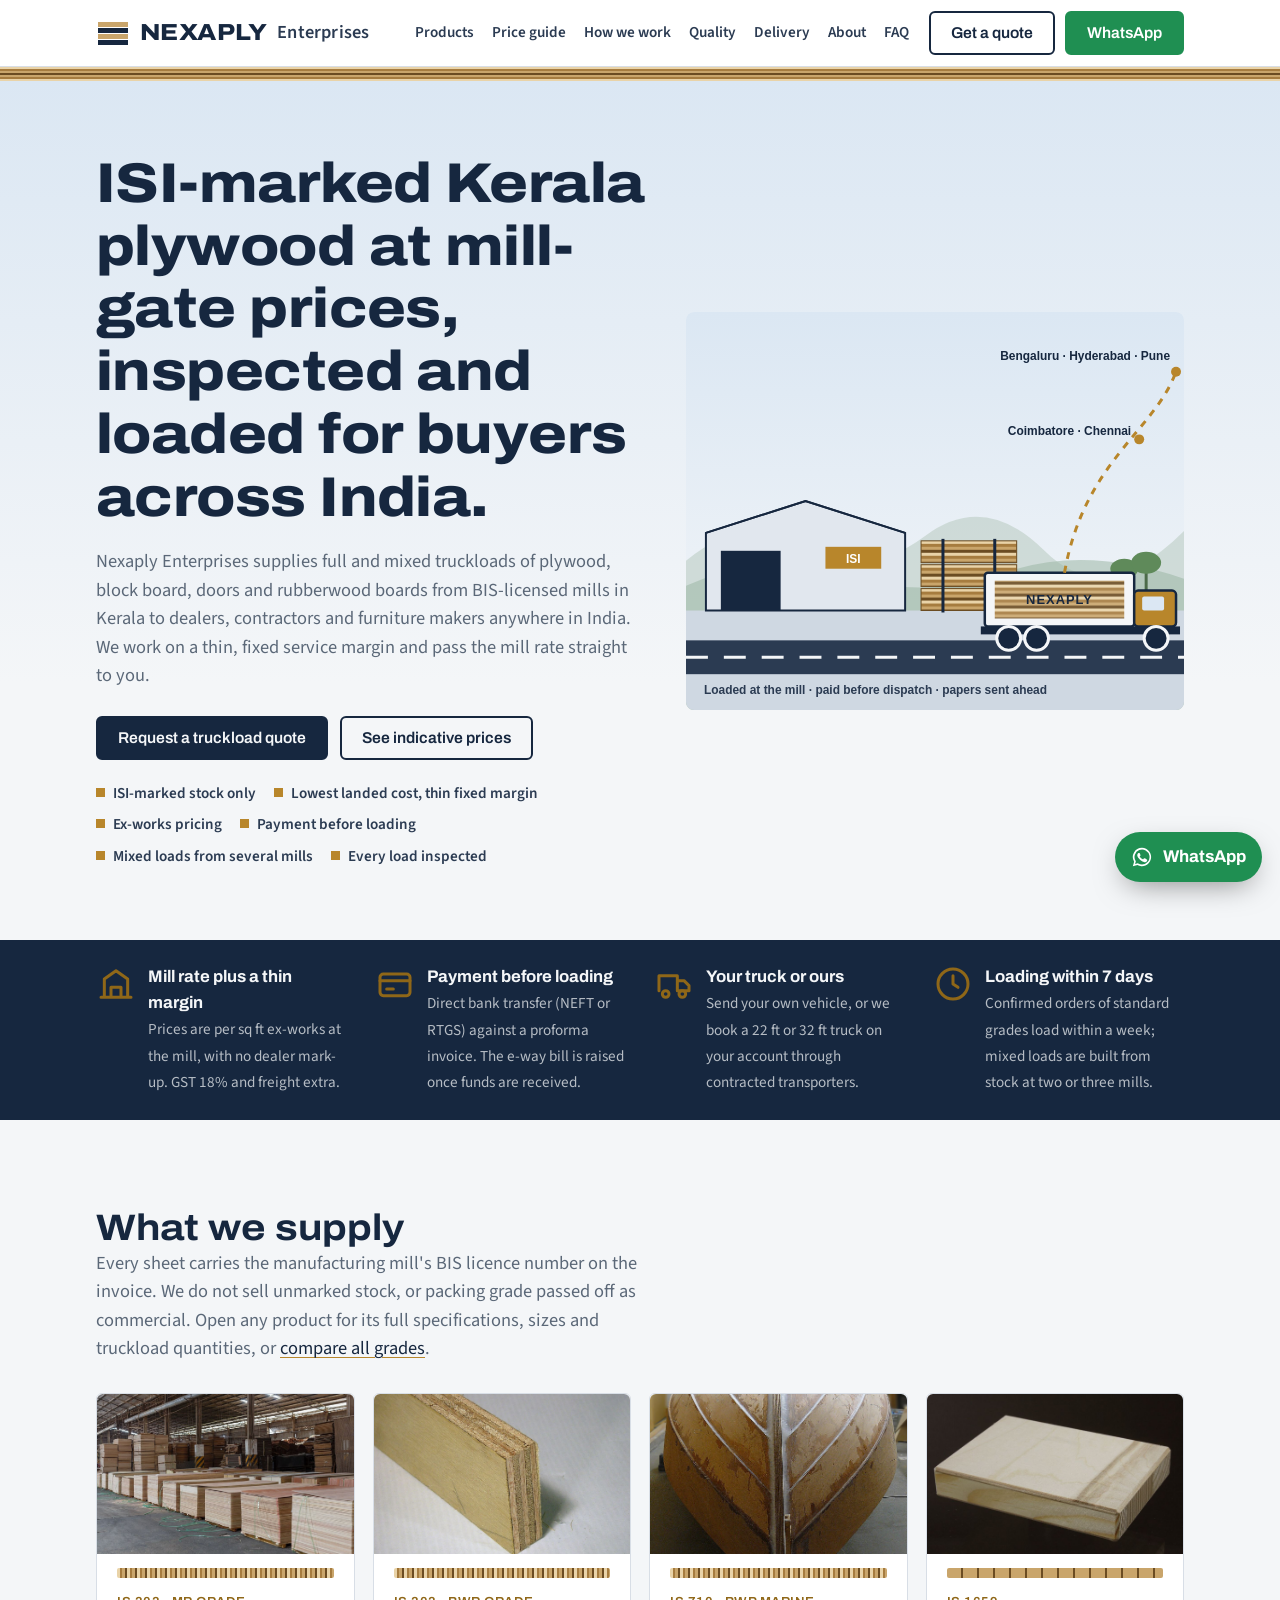
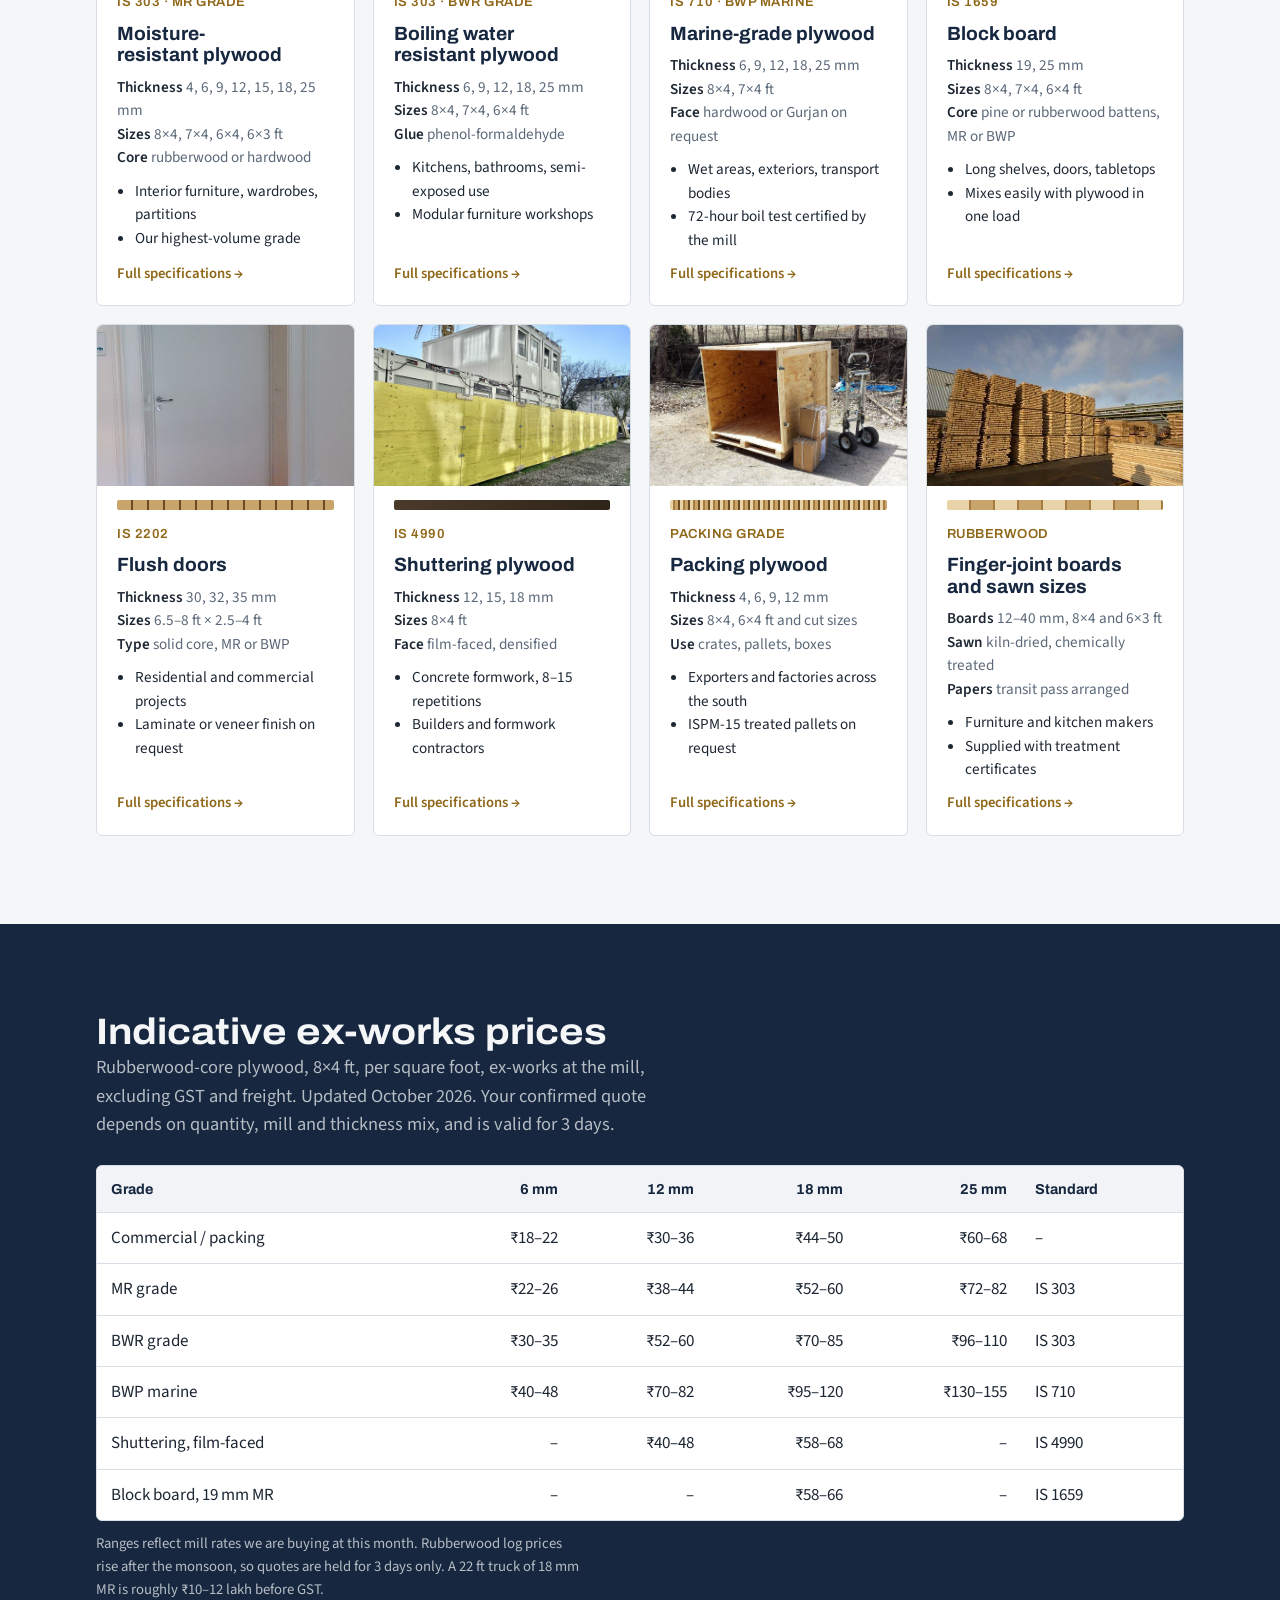
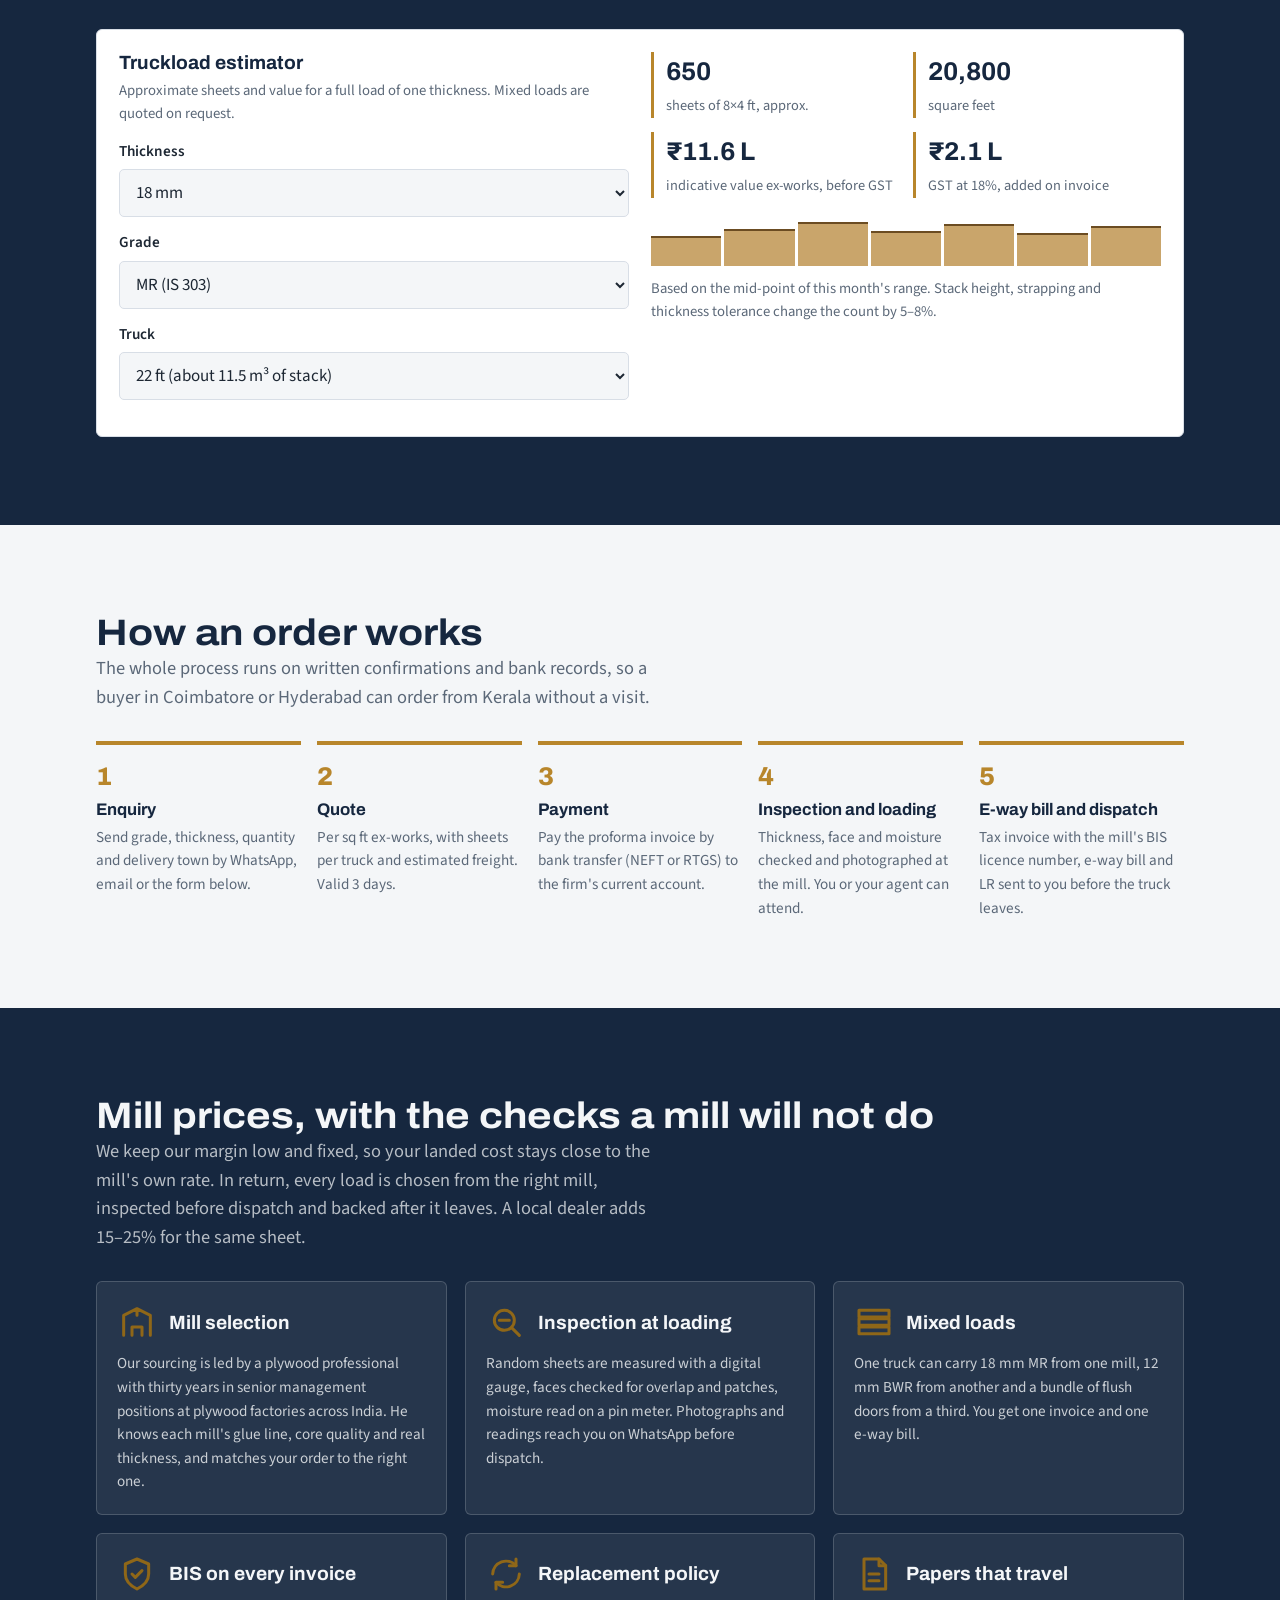
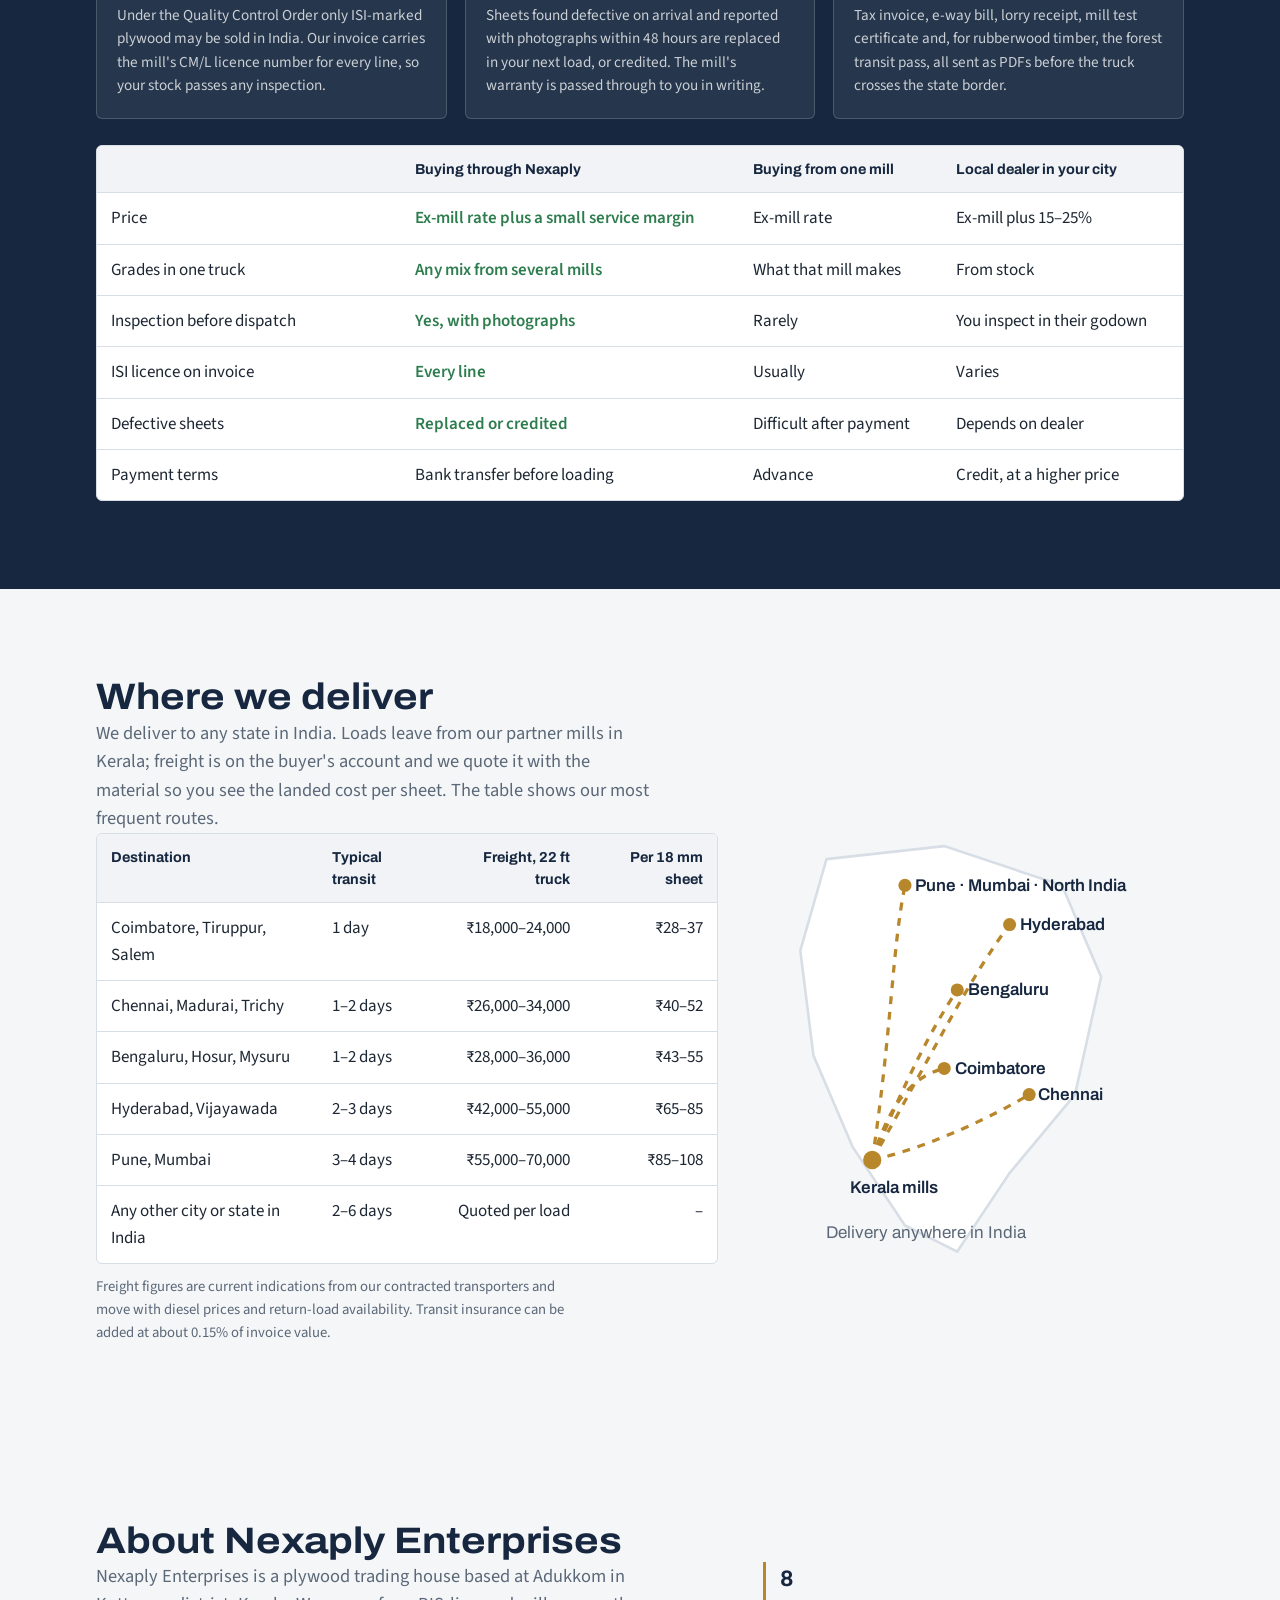
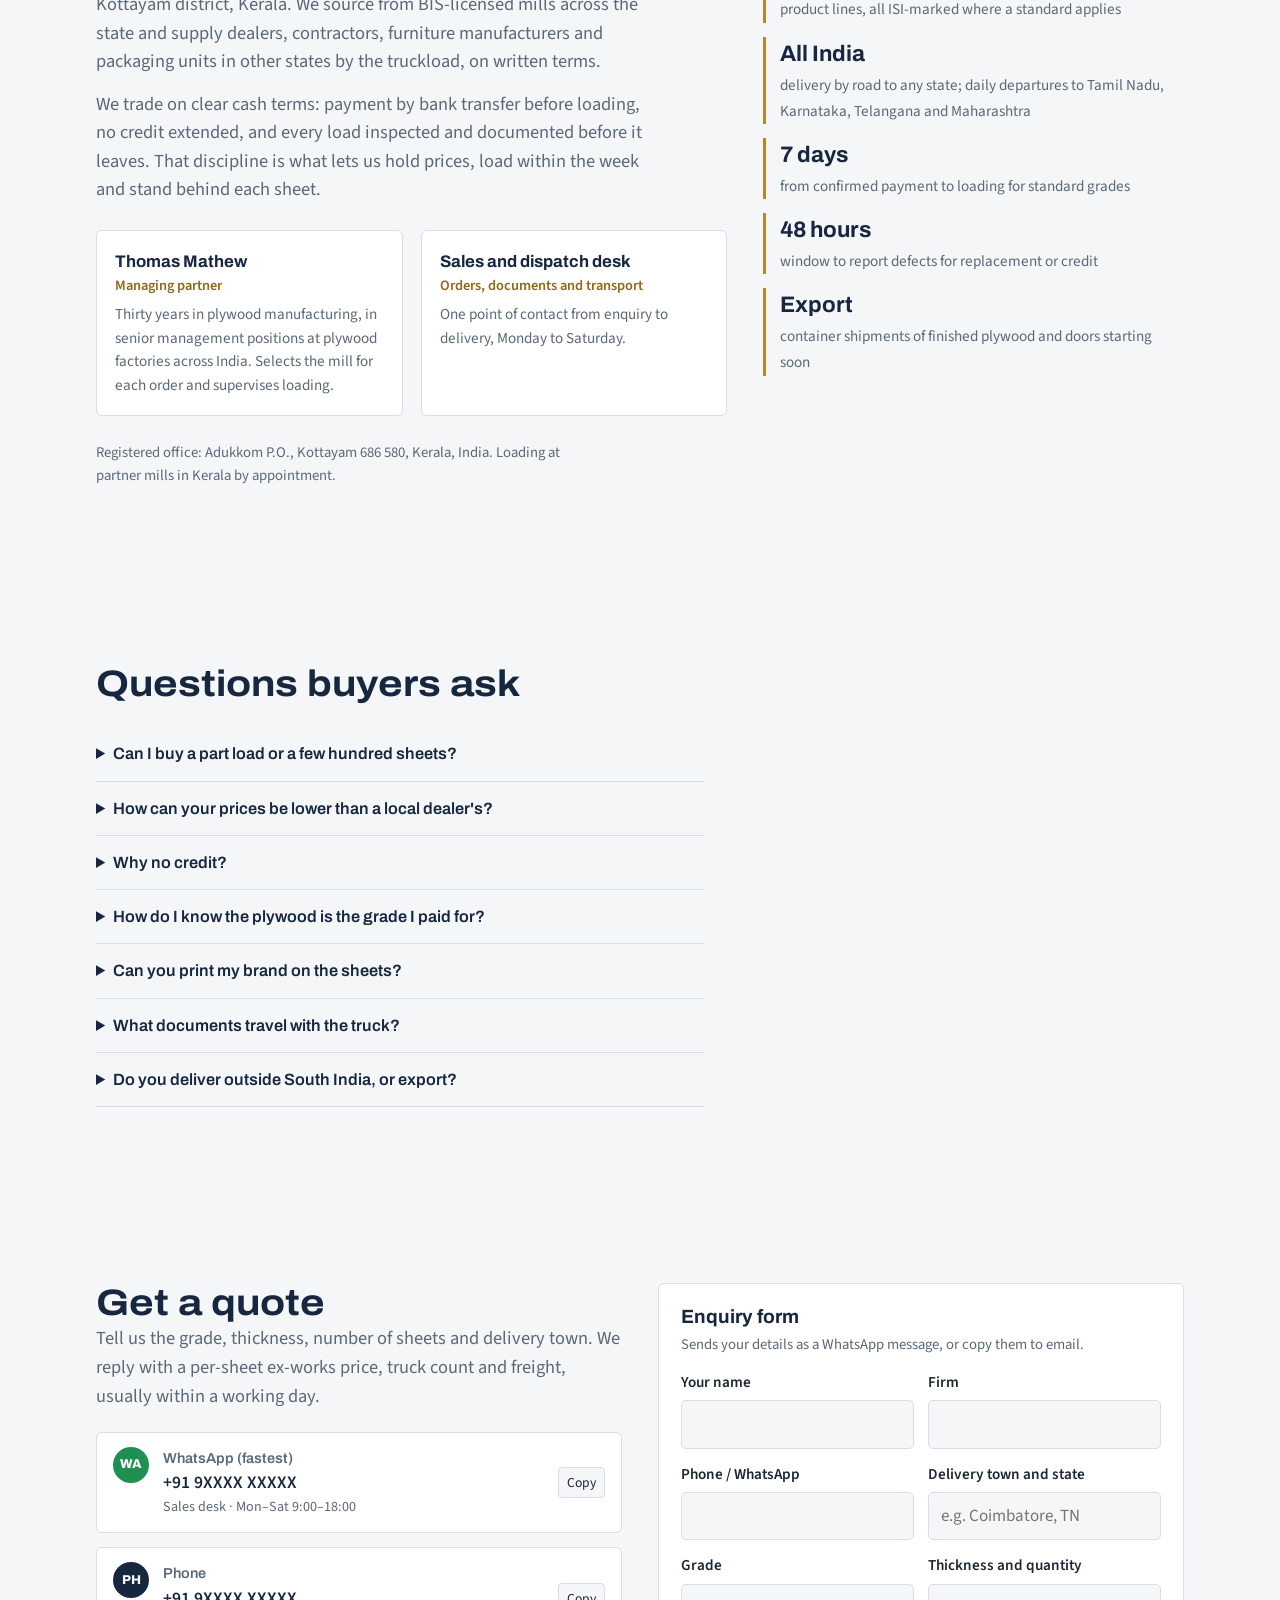
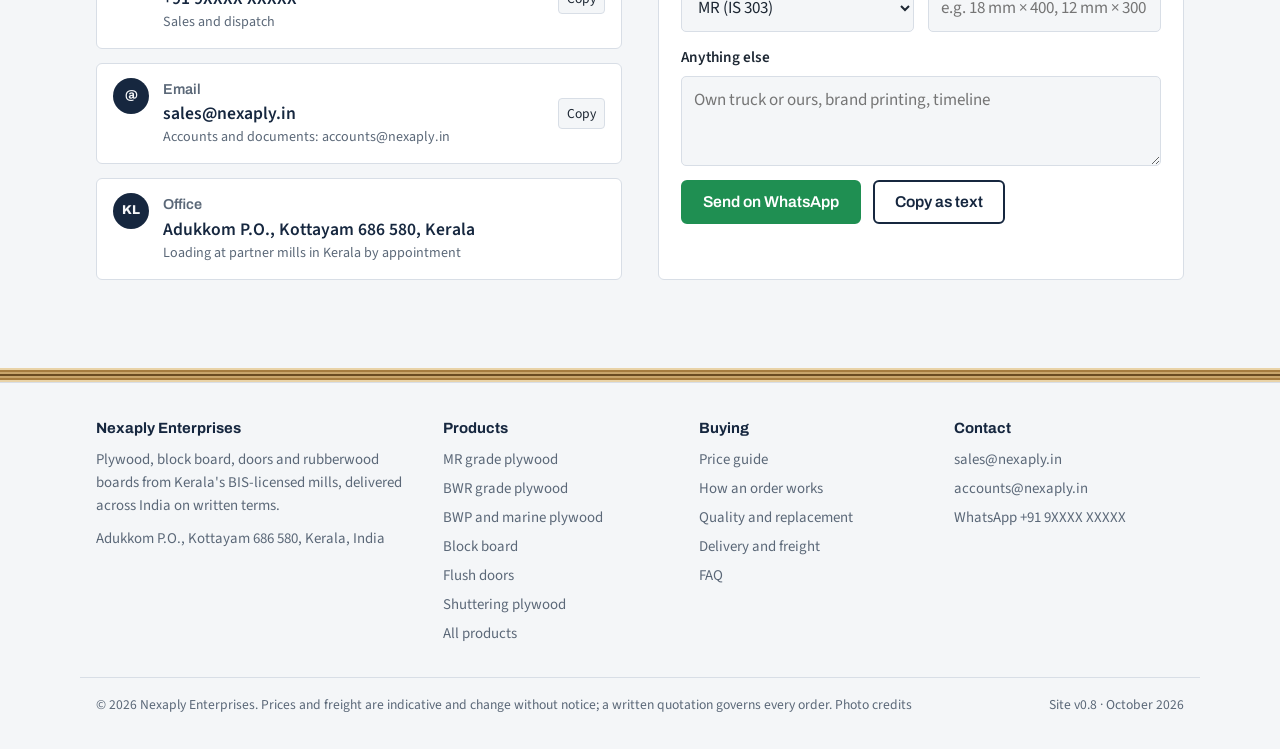
<file: index.html>
<!DOCTYPE html>
<html lang="en">
<head>
<meta charset="utf-8">
<meta name="viewport" content="width=device-width, initial-scale=1, viewport-fit=cover">
<title>Nexaply Enterprises | ISI-marked Kerala plywood by the truckload</title>
<meta name="description" content="Nexaply Enterprises supplies ISI-marked plywood, block board, doors and rubberwood boards from BIS-licensed Kerala mills to dealers and contractors across India at mill-gate prices.">
<link rel="icon" href="assets/favicon.svg" type="image/svg+xml">
<link rel="preconnect" href="https://fonts.googleapis.com">
<link rel="preconnect" href="https://fonts.gstatic.com" crossorigin>
<link rel="stylesheet" href="https://fonts.googleapis.com/css2?family=Archivo:wdth,wght@100,400;100,600;100,700;112,700;112,800&family=Source+Sans+3:ital,wght@0,400;0,600;1,400&display=swap">
<link rel="stylesheet" href="css/style.css">
</head>
<body>
<header>
  <div class="wrap">
    <a class="brand" href="#top" aria-label="Nexaply Enterprises home">
      <img class="mark" src="assets/logo-mark.svg" alt="" width="34" height="34">
      <b>NEXAPLY</b><span>Enterprises</span></a>
    <nav aria-label="Sections">
      <a href="#products">Products</a>
      <a href="#prices">Price guide</a>
      <a href="#how">How we work</a>
      <a href="#quality">Quality</a>
      <a href="#delivery">Delivery</a>
      <a href="#about">About</a>
      <a href="#faq">FAQ</a>
    </nav>
    <div class="hdr-cta">
      <a class="btn alt" href="#contact">Get a quote</a>
      <a class="btn wa" href="https://wa.me/919XXXXXXXXX?text=Hello%20Nexaply%2C%20I%20need%20a%20quote%20for%20plywood." target="_blank" rel="noopener">WhatsApp</a>
    </div>
  </div>
</header>
<div class="ply" aria-hidden="true"></div>

<section class="hero" id="top">
  <div class="wrap">
    <div>
      <h1>ISI-marked Kerala plywood at mill-gate prices, inspected and loaded for buyers across India.</h1>
      <p class="lede">Nexaply Enterprises supplies full and mixed truckloads of plywood, block board, doors and rubberwood boards from BIS-licensed mills in Kerala to dealers, contractors and furniture makers anywhere in India. We work on a thin, fixed service margin and pass the mill rate straight to you.</p>
      <div class="cta-row">
        <a class="btn" href="#contact">Request a truckload quote</a>
        <a class="btn alt" href="#prices">See indicative prices</a>
      </div>
      <div class="tags">
        <span>ISI-marked stock only</span>
        <span>Lowest landed cost, thin fixed margin</span>
        <span>Ex-works pricing</span>
        <span>Payment before loading</span>
        <span>Mixed loads from several mills</span>
        <span>Every load inspected</span>
      </div>
    </div>
    <div class="scene" role="img" aria-label="Illustration of plywood bundles being loaded onto a truck at a Kerala mill, with a route heading north-east to other states">
      <img src="assets/hero-loading.svg" alt="" width="500" height="400">
    </div>
  </div>
</section>

<div class="terms">
  <div class="wrap">
    <div class="t"><span class="ico"><svg viewBox="0 0 24 24"><path d="M3 20h18M5 20V9l7-5 7 5v11M9 20v-6h6v6"/></svg></span><div><b>Mill rate plus a thin margin</b><span>Prices are per sq ft ex-works at the mill, with no dealer mark-up. GST 18% and freight extra.</span></div></div>
    <div class="t"><span class="ico"><svg viewBox="0 0 24 24"><rect x="3" y="6" width="18" height="13" rx="2"/><path d="M3 10h18M7 15h4"/></svg></span><div><b>Payment before loading</b><span>Direct bank transfer (NEFT or RTGS) against a proforma invoice. The e-way bill is raised once funds are received.</span></div></div>
    <div class="t"><span class="ico"><svg viewBox="0 0 24 24"><path d="M3 16V7h11v9M14 10h4l3 3v3h-7"/><circle cx="7" cy="18" r="2"/><circle cx="17" cy="18" r="2"/></svg></span><div><b>Your truck or ours</b><span>Send your own vehicle, or we book a 22 ft or 32 ft truck on your account through contracted transporters.</span></div></div>
    <div class="t"><span class="ico"><svg viewBox="0 0 24 24"><circle cx="12" cy="12" r="9"/><path d="M12 7v5l3 2"/></svg></span><div><b>Loading within 7 days</b><span>Confirmed orders of standard grades load within a week; mixed loads are built from stock at two or three mills.</span></div></div>
  </div>
</div>

<section id="products">
  <div class="wrap">
    <h2>What we supply</h2>
    <p class="lede">Every sheet carries the manufacturing mill's BIS licence number on the invoice. We do not sell unmarked stock, or packing grade passed off as commercial. Open any product for its full specifications, sizes and truckload quantities, or <a href="products/index.html">compare all grades</a>.</p>
    <div class="grid g4">
      <div class="card"><a class="photo" href="products/mr-plywood.html"><img src="assets/photos/mr1.jpg" alt="" loading="lazy"></a><div class="edge"></div><span class="std">IS 303 · MR GRADE</span><h3>Moisture-resistant plywood</h3>
        <p class="spec"><b>Thickness</b> 4, 6, 9, 12, 15, 18, 25 mm<br><b>Sizes</b> 8×4, 7×4, 6×4, 6×3 ft<br><b>Core</b> rubberwood or hardwood</p>
        <ul><li>Interior furniture, wardrobes, partitions</li><li>Our highest-volume grade</li></ul><a class="more" href="products/mr-plywood.html">Full specifications →</a></div>
      <div class="card"><a class="photo" href="products/bwr-plywood.html"><img src="assets/photos/bwr1.jpg" alt="" loading="lazy"></a><div class="edge"></div><span class="std">IS 303 · BWR GRADE</span><h3>Boiling water resistant plywood</h3>
        <p class="spec"><b>Thickness</b> 6, 9, 12, 18, 25 mm<br><b>Sizes</b> 8×4, 7×4, 6×4 ft<br><b>Glue</b> phenol-formaldehyde</p>
        <ul><li>Kitchens, bathrooms, semi-exposed use</li><li>Modular furniture workshops</li></ul><a class="more" href="products/bwr-plywood.html">Full specifications →</a></div>
      <div class="card"><a class="photo" href="products/marine-plywood.html"><img src="assets/photos/bwp2.jpg" alt="" loading="lazy"></a><div class="edge"></div><span class="std">IS 710 · BWP MARINE</span><h3>Marine-grade plywood</h3>
        <p class="spec"><b>Thickness</b> 6, 9, 12, 18, 25 mm<br><b>Sizes</b> 8×4, 7×4 ft<br><b>Face</b> hardwood or Gurjan on request</p>
        <ul><li>Wet areas, exteriors, transport bodies</li><li>72-hour boil test certified by the mill</li></ul><a class="more" href="products/marine-plywood.html">Full specifications →</a></div>
      <div class="card"><a class="photo" href="products/block-board.html"><img src="assets/photos/bb1.jpg" alt="" loading="lazy"></a><div class="edge d3"></div><span class="std">IS 1659</span><h3>Block board</h3>
        <p class="spec"><b>Thickness</b> 19, 25 mm<br><b>Sizes</b> 8×4, 7×4, 6×4 ft<br><b>Core</b> pine or rubberwood battens, MR or BWP</p>
        <ul><li>Long shelves, doors, tabletops</li><li>Mixes easily with plywood in one load</li></ul><a class="more" href="products/block-board.html">Full specifications →</a></div>
      <div class="card"><a class="photo" href="products/flush-doors.html"><img src="assets/photos/fd1.jpg" alt="" loading="lazy"></a><div class="edge d3"></div><span class="std">IS 2202</span><h3>Flush doors</h3>
        <p class="spec"><b>Thickness</b> 30, 32, 35 mm<br><b>Sizes</b> 6.5–8 ft × 2.5–4 ft<br><b>Type</b> solid core, MR or BWP</p>
        <ul><li>Residential and commercial projects</li><li>Laminate or veneer finish on request</li></ul><a class="more" href="products/flush-doors.html">Full specifications →</a></div>
      <div class="card"><a class="photo" href="products/shuttering-plywood.html"><img src="assets/photos/sh2.jpg" alt="" loading="lazy"></a><div class="edge film"></div><span class="std">IS 4990</span><h3>Shuttering plywood</h3>
        <p class="spec"><b>Thickness</b> 12, 15, 18 mm<br><b>Sizes</b> 8×4 ft<br><b>Face</b> film-faced, densified</p>
        <ul><li>Concrete formwork, 8–15 repetitions</li><li>Builders and formwork contractors</li></ul><a class="more" href="products/shuttering-plywood.html">Full specifications →</a></div>
      <div class="card"><a class="photo" href="products/commercial-packing-plywood.html"><img src="assets/photos/pk1.jpg" alt="" loading="lazy"></a><div class="edge"></div><span class="std">PACKING GRADE</span><h3>Packing plywood</h3>
        <p class="spec"><b>Thickness</b> 4, 6, 9, 12 mm<br><b>Sizes</b> 8×4, 6×4 ft and cut sizes<br><b>Use</b> crates, pallets, boxes</p>
        <ul><li>Exporters and factories across the south</li><li>ISPM-15 treated pallets on request</li></ul><a class="more" href="products/commercial-packing-plywood.html">Full specifications →</a></div>
      <div class="card"><a class="photo" href="products/rubberwood-boards.html"><img src="assets/photos/rw2.jpg" alt="" loading="lazy"></a><div class="edge fj"></div><span class="std">RUBBERWOOD</span><h3>Finger-joint boards and sawn sizes</h3>
        <p class="spec"><b>Boards</b> 12–40 mm, 8×4 and 6×3 ft<br><b>Sawn</b> kiln-dried, chemically treated<br><b>Papers</b> transit pass arranged</p>
        <ul><li>Furniture and kitchen makers</li><li>Supplied with treatment certificates</li></ul><a class="more" href="products/rubberwood-boards.html">Full specifications →</a></div>
    </div>
  </div>
</section>

<section id="prices" class="band">
  <div class="wrap">
    <h2>Indicative ex-works prices</h2>
    <p class="lede">Rubberwood-core plywood, 8×4 ft, per square foot, ex-works at the mill, excluding GST and freight. Updated October 2026. Your confirmed quote depends on quantity, mill and thickness mix, and is valid for 3 days.</p>
    <div class="tbl">
      <table>
        <thead><tr><th>Grade</th><th class="num">6 mm</th><th class="num">12 mm</th><th class="num">18 mm</th><th class="num">25 mm</th><th>Standard</th></tr></thead>
        <tbody>
          <tr><td>Commercial / packing</td><td class="num">₹18–22</td><td class="num">₹30–36</td><td class="num">₹44–50</td><td class="num">₹60–68</td><td>–</td></tr>
          <tr><td>MR grade</td><td class="num">₹22–26</td><td class="num">₹38–44</td><td class="num">₹52–60</td><td class="num">₹72–82</td><td>IS 303</td></tr>
          <tr><td>BWR grade</td><td class="num">₹30–35</td><td class="num">₹52–60</td><td class="num">₹70–85</td><td class="num">₹96–110</td><td>IS 303</td></tr>
          <tr><td>BWP marine</td><td class="num">₹40–48</td><td class="num">₹70–82</td><td class="num">₹95–120</td><td class="num">₹130–155</td><td>IS 710</td></tr>
          <tr><td>Shuttering, film-faced</td><td class="num">–</td><td class="num">₹40–48</td><td class="num">₹58–68</td><td class="num">–</td><td>IS 4990</td></tr>
          <tr><td>Block board, 19 mm MR</td><td class="num">–</td><td class="num">–</td><td class="num">₹58–66</td><td class="num">–</td><td>IS 1659</td></tr>
        </tbody>
      </table>
    </div>
    <p class="note">Ranges reflect mill rates we are buying at this month. Rubberwood log prices rise after the monsoon, so quotes are held for 3 days only. A 22 ft truck of 18 mm MR is roughly ₹10–12 lakh before GST.</p>

    <div class="calc">
      <div>
        <h3>Truckload estimator</h3>
        <p class="note" style="margin-top:6px;margin-bottom:14px">Approximate sheets and value for a full load of one thickness. Mixed loads are quoted on request.</p>
        <div class="field"><label for="c-thk">Thickness</label>
          <select id="c-thk"><option value="6">6 mm</option><option value="9">9 mm</option><option value="12">12 mm</option><option value="18" selected>18 mm</option><option value="25">25 mm</option></select></div>
        <div class="field"><label for="c-grade">Grade</label>
          <select id="c-grade"><option value="comm">Commercial / packing</option><option value="mr" selected>MR (IS 303)</option><option value="bwr">BWR (IS 303)</option><option value="bwp">BWP marine (IS 710)</option></select></div>
        <div class="field"><label for="c-truck">Truck</label>
          <select id="c-truck"><option value="1">22 ft (about 11.5 m³ of stack)</option><option value="2">32 ft multi-axle (about double)</option></select></div>
      </div>
      <div>
        <div class="out">
          <div><b id="o-sheets">650</b><span>sheets of 8×4 ft, approx.</span></div>
          <div><b id="o-sqft">20,800</b><span>square feet</span></div>
          <div><b id="o-value">₹11.6 L</b><span>indicative value ex-works, before GST</span></div>
          <div><b id="o-gst">₹2.1 L</b><span>GST at 18%, added on invoice</span></div>
        </div>
        <div class="stackviz" id="stackviz" aria-hidden="true"></div>
        <p class="note" style="margin-top:12px">Based on the mid-point of this month's range. Stack height, strapping and thickness tolerance change the count by 5–8%.</p>
      </div>
    </div>
  </div>
</section>

<section id="how">
  <div class="wrap">
    <h2>How an order works</h2>
    <p class="lede">The whole process runs on written confirmations and bank records, so a buyer in Coimbatore or Hyderabad can order from Kerala without a visit.</p>
    <div class="steps">
      <div class="step"><h3>Enquiry</h3><p>Send grade, thickness, quantity and delivery town by WhatsApp, email or the form below.</p></div>
      <div class="step"><h3>Quote</h3><p>Per sq ft ex-works, with sheets per truck and estimated freight. Valid 3 days.</p></div>
      <div class="step"><h3>Payment</h3><p>Pay the proforma invoice by bank transfer (NEFT or RTGS) to the firm's current account.</p></div>
      <div class="step"><h3>Inspection and loading</h3><p>Thickness, face and moisture checked and photographed at the mill. You or your agent can attend.</p></div>
      <div class="step"><h3>E-way bill and dispatch</h3><p>Tax invoice with the mill's BIS licence number, e-way bill and LR sent to you before the truck leaves.</p></div>
    </div>
  </div>
</section>

<section id="quality" class="band">
  <div class="wrap">
    <h2>Mill prices, with the checks a mill will not do</h2>
    <p class="lede">We keep our margin low and fixed, so your landed cost stays close to the mill's own rate. In return, every load is chosen from the right mill, inspected before dispatch and backed after it leaves. A local dealer adds 15–25% for the same sheet.</p>
    <div class="grid g3">
      <div class="card"><div class="qhead"><span class="ico"><svg viewBox="0 0 24 24"><path d="M4 20V8l8-4 8 4v12M9 20v-5h6v5M12 4v4"/></svg></span><h3>Mill selection</h3></div><p class="spec">Our sourcing is led by a plywood professional with thirty years in senior management positions at plywood factories across India. He knows each mill's glue line, core quality and real thickness, and matches your order to the right one.</p></div>
      <div class="card"><div class="qhead"><span class="ico"><svg viewBox="0 0 24 24"><circle cx="11" cy="11" r="6"/><path d="M20 20l-4.5-4.5M8 11h6"/></svg></span><h3>Inspection at loading</h3></div><p class="spec">Random sheets are measured with a digital gauge, faces checked for overlap and patches, moisture read on a pin meter. Photographs and readings reach you on WhatsApp before dispatch.</p></div>
      <div class="card"><div class="qhead"><span class="ico"><svg viewBox="0 0 24 24"><rect x="3" y="5" width="18" height="4"/><rect x="3" y="10" width="18" height="4"/><rect x="3" y="15" width="18" height="4"/></svg></span><h3>Mixed loads</h3></div><p class="spec">One truck can carry 18 mm MR from one mill, 12 mm BWR from another and a bundle of flush doors from a third. You get one invoice and one e-way bill.</p></div>
      <div class="card"><div class="qhead"><span class="ico"><svg viewBox="0 0 24 24"><path d="M12 3l7 3v6c0 4-3 7-7 9-4-2-7-5-7-9V6z"/><path d="M9 12l2 2 4-4"/></svg></span><h3>BIS on every invoice</h3></div><p class="spec">Under the Quality Control Order only ISI-marked plywood may be sold in India. Our invoice carries the mill's CM/L licence number for every line, so your stock passes any inspection.</p></div>
      <div class="card"><div class="qhead"><span class="ico"><svg viewBox="0 0 24 24"><path d="M4 12a8 8 0 0 1 14-5M20 12a8 8 0 0 1-14 5"/><path d="M18 3v4h-4M6 21v-4h4"/></svg></span><h3>Replacement policy</h3></div><p class="spec">Sheets found defective on arrival and reported with photographs within 48 hours are replaced in your next load, or credited. The mill's warranty is passed through to you in writing.</p></div>
      <div class="card"><div class="qhead"><span class="ico"><svg viewBox="0 0 24 24"><path d="M6 3h9l4 4v14H6z"/><path d="M15 3v4h4M9 12h6M9 16h6"/></svg></span><h3>Papers that travel</h3></div><p class="spec">Tax invoice, e-way bill, lorry receipt, mill test certificate and, for rubberwood timber, the forest transit pass, all sent as PDFs before the truck crosses the state border.</p></div>
    </div>
    <div class="tbl cmp">
      <table>
        <thead><tr><th></th><th>Buying through Nexaply</th><th>Buying from one mill</th><th>Local dealer in your city</th></tr></thead>
        <tbody>
          <tr><td>Price</td><td class="yes">Ex-mill rate plus a small service margin</td><td>Ex-mill rate</td><td>Ex-mill plus 15–25%</td></tr>
          <tr><td>Grades in one truck</td><td class="yes">Any mix from several mills</td><td>What that mill makes</td><td>From stock</td></tr>
          <tr><td>Inspection before dispatch</td><td class="yes">Yes, with photographs</td><td>Rarely</td><td>You inspect in their godown</td></tr>
          <tr><td>ISI licence on invoice</td><td class="yes">Every line</td><td>Usually</td><td>Varies</td></tr>
          <tr><td>Defective sheets</td><td class="yes">Replaced or credited</td><td>Difficult after payment</td><td>Depends on dealer</td></tr>
          <tr><td>Payment terms</td><td>Bank transfer before loading</td><td>Advance</td><td>Credit, at a higher price</td></tr>
        </tbody>
      </table>
    </div>
  </div>
</section>

<section id="delivery">
  <div class="wrap">
    <h2>Where we deliver</h2>
    <p class="lede">We deliver to any state in India. Loads leave from our partner mills in Kerala; freight is on the buyer's account and we quote it with the material so you see the landed cost per sheet. The table shows our most frequent routes.</p>
    <div class="deliv">
      <div>
        <div class="tbl" style="margin-top:0">
          <table>
            <thead><tr><th>Destination</th><th>Typical transit</th><th class="num">Freight, 22 ft truck</th><th class="num">Per 18 mm sheet</th></tr></thead>
            <tbody>
              <tr><td>Coimbatore, Tiruppur, Salem</td><td>1 day</td><td class="num">₹18,000–24,000</td><td class="num">₹28–37</td></tr>
              <tr><td>Chennai, Madurai, Trichy</td><td>1–2 days</td><td class="num">₹26,000–34,000</td><td class="num">₹40–52</td></tr>
              <tr><td>Bengaluru, Hosur, Mysuru</td><td>1–2 days</td><td class="num">₹28,000–36,000</td><td class="num">₹43–55</td></tr>
              <tr><td>Hyderabad, Vijayawada</td><td>2–3 days</td><td class="num">₹42,000–55,000</td><td class="num">₹65–85</td></tr>
              <tr><td>Pune, Mumbai</td><td>3–4 days</td><td class="num">₹55,000–70,000</td><td class="num">₹85–108</td></tr>
              <tr><td>Any other city or state in India</td><td>2–6 days</td><td class="num">Quoted per load</td><td class="num">–</td></tr>
            </tbody>
          </table>
        </div>
        <p class="note">Freight figures are current indications from our contracted transporters and move with diesel prices and return-load availability. Transit insurance can be added at about 0.15% of invoice value.</p>
      </div>
      <div class="map" role="img" aria-label="Schematic map showing routes from Kerala to cities across India">
        <svg viewBox="0 0 300 330">
          <path d="M60 20 L150 10 L240 40 L270 110 L250 200 L200 260 L160 320 L120 300 L80 240 L50 170 L40 90Z" fill="var(--surface)" stroke="var(--line)" stroke-width="2"/>
          <g stroke="var(--amber)" stroke-width="2.5" fill="none" stroke-dasharray="6 6">
            <path d="M95 250 C 110 200, 130 185, 150 180"/>
            <path d="M95 250 C 140 240, 190 215, 215 200"/>
            <path d="M95 250 C 120 190, 140 150, 160 120"/>
            <path d="M95 250 C 140 170, 170 110, 200 70"/>
            <path d="M95 250 C 110 150, 110 90, 120 40"/>
          </g>
          <g fill="var(--amber)"><circle cx="95" cy="250" r="7"/><circle cx="150" cy="180" r="5"/><circle cx="215" cy="200" r="5"/><circle cx="160" cy="120" r="5"/><circle cx="200" cy="70" r="5"/><circle cx="120" cy="40" r="5"/></g>
          <text x="78" y="275">Kerala mills</text>
          <text x="158" y="184">Coimbatore</text>
          <text x="222" y="204">Chennai</text>
          <text x="168" y="124">Bengaluru</text>
          <text x="208" y="74">Hyderabad</text>
          <text x="128" y="44">Pune · Mumbai · North India</text>
          <text class="lbl" x="60" y="310">Delivery anywhere in India</text>
        </svg>
      </div>
    </div>
  </div>
</section>

<section id="about">
  <div class="wrap">
    <h2>About Nexaply Enterprises</h2>
    <div class="about">
      <div>
        <p class="lede">Nexaply Enterprises is a plywood trading house based at Adukkom in Kottayam district, Kerala. We source from BIS-licensed mills across the state and supply dealers, contractors, furniture manufacturers and packaging units in other states by the truckload, on written terms.</p>
        <p class="lede" style="margin-top:14px">We trade on clear cash terms: payment by bank transfer before loading, no credit extended, and every load inspected and documented before it leaves. That discipline is what lets us hold prices, load within the week and stand behind each sheet.</p>
        <div class="lead">
          <div><b>Thomas Mathew</b><span>Managing partner</span><p>Thirty years in plywood manufacturing, in senior management positions at plywood factories across India. Selects the mill for each order and supervises loading.</p></div>
          <div><b>Sales and dispatch desk</b><span>Orders, documents and transport</span><p>One point of contact from enquiry to delivery, Monday to Saturday.</p></div>
        </div>
      </div>
      <div class="facts">
        <div><b>8</b><span>product lines, all ISI-marked where a standard applies</span></div>
        <div><b>All India</b><span>delivery by road to any state; daily departures to Tamil Nadu, Karnataka, Telangana and Maharashtra</span></div>
        <div><b>7 days</b><span>from confirmed payment to loading for standard grades</span></div>
        <div><b>48 hours</b><span>window to report defects for replacement or credit</span></div>
        <div><b>Export</b><span>container shipments of finished plywood and doors starting soon</span></div>
      </div>
    </div>
    <p class="note" style="margin-top:26px">Registered office: Adukkom P.O., Kottayam 686 580, Kerala, India. Loading at partner mills in Kerala by appointment.</p>
  </div>
</section>

<section id="faq">
  <div class="wrap">
    <h2>Questions buyers ask</h2>
    <div class="faq">
      <details><summary>Can I buy a part load or a few hundred sheets?</summary><p>Our minimum is a full 22 ft truck, which can be a mix of grades and thicknesses. Smaller lots are possible when we are consolidating a truck to your city; ask and we will tell you the next date.</p></details>
      <details><summary>How can your prices be lower than a local dealer's?</summary><p>We buy by the truckload direct from the mills, carry no godown stock, extend no credit and run a small team. That keeps our margin to a thin fixed amount per sheet, which is passed on as a lower price. A city dealer carries stock, credit and showroom costs and adds 15–25% for the same sheet.</p></details>
      <details><summary>Why no credit?</summary><p>Our price is low because we carry no debtors. Dealers who want credit can usually arrange it with their own bank against our proforma invoice at a lower cost than any trader could build into the price.</p></details>
      <details><summary>How do I know the plywood is the grade I paid for?</summary><p>Each line on the invoice carries the mill's BIS licence number and the IS standard. We send thickness readings and photographs before dispatch, and you or your agent are welcome at loading. Defects reported with photographs within 48 hours are replaced or credited.</p></details>
      <details><summary>Can you print my brand on the sheets?</summary><p>Yes, for full truckloads of a single grade, through a mill that adds your brand to its BIS licence. Allow four to six weeks for the first branded load.</p></details>
      <details><summary>What documents travel with the truck?</summary><p>Tax invoice with GSTIN and HSN 4412, e-way bill, lorry receipt, the mill's test certificate, and for rubberwood timber the Kerala Forest Department transit pass. All are sent to you as PDFs before dispatch.</p></details>
      <details><summary>Do you deliver outside South India, or export?</summary><p>Yes. We deliver by road to any state in India; transit is 2–6 days for the north and east. Container exports of finished plywood, block board and doors are starting soon; write to sales@nexaply.in for export enquiries.</p></details>
    </div>
  </div>
</section>

<section id="contact" class="contact">
  <div class="wrap">
    <div>
      <h2>Get a quote</h2>
      <p class="lede">Tell us the grade, thickness, number of sheets and delivery town. We reply with a per-sheet ex-works price, truck count and freight, usually within a working day.</p>
      <div class="chan">
        <div><span class="ic w">WA</span><div class="body"><b>WhatsApp (fastest)</b><span class="val" id="v-wa">+91 9XXXX XXXXX</span><small>Sales desk · Mon–Sat 9:00–18:00</small></div><button class="copy" data-copy="v-wa" type="button">Copy</button></div>
        <div><span class="ic">PH</span><div class="body"><b>Phone</b><span class="val" id="v-ph">+91 9XXXX XXXXX</span><small>Sales and dispatch</small></div><button class="copy" data-copy="v-ph" type="button">Copy</button></div>
        <div><span class="ic">@</span><div class="body"><b>Email</b><span class="val" id="v-em">sales@nexaply.in</span><small>Accounts and documents: accounts@nexaply.in</small></div><button class="copy" data-copy="v-em" type="button">Copy</button></div>
        <div><span class="ic">KL</span><div class="body"><b>Office</b><span class="val">Adukkom P.O., Kottayam 686 580, Kerala</span><small>Loading at partner mills in Kerala by appointment</small></div></div>
      </div>
    </div>
    <form id="qform" novalidate>
      <h3>Enquiry form</h3>
      <p class="note" style="margin:6px 0 14px">Sends your details as a WhatsApp message, or copy them to email.</p>
      <div class="row2">
        <div class="field"><label for="f-name">Your name</label><input id="f-name" required autocomplete="name"></div>
        <div class="field"><label for="f-firm">Firm</label><input id="f-firm" autocomplete="organization"></div>
      </div>
      <div class="row2">
        <div class="field"><label for="f-phone">Phone / WhatsApp</label><input id="f-phone" required inputmode="tel" autocomplete="tel"></div>
        <div class="field"><label for="f-city">Delivery town and state</label><input id="f-city" required placeholder="e.g. Coimbatore, TN"></div>
      </div>
      <div class="row2">
        <div class="field"><label for="f-grade">Grade</label>
          <select id="f-grade"><option>MR (IS 303)</option><option>BWR (IS 303)</option><option>BWP marine (IS 710)</option><option>Block board</option><option>Flush doors</option><option>Shuttering</option><option>Packing grade</option><option>Rubberwood boards / sawn</option><option>Mixed load</option></select></div>
        <div class="field"><label for="f-qty">Thickness and quantity</label><input id="f-qty" placeholder="e.g. 18 mm × 400, 12 mm × 300"></div>
      </div>
      <div class="field"><label for="f-note">Anything else</label><textarea id="f-note" placeholder="Own truck or ours, brand printing, timeline"></textarea></div>
      <div class="cta-row" style="margin-top:4px">
        <button class="btn wa" type="submit">Send on WhatsApp</button>
        <button class="btn alt" type="button" id="f-copy">Copy as text</button>
      </div>
      <p class="msg" id="f-msg" aria-live="polite"></p>
    </form>
  </div>
</section>

<div class="ply" aria-hidden="true"></div>
<footer>
  <div class="wrap">
    <div><b>Nexaply Enterprises</b><p>Plywood, block board, doors and rubberwood boards from Kerala's BIS-licensed mills, delivered across India on written terms.</p><p style="margin-top:10px">Adukkom P.O., Kottayam 686 580, Kerala, India</p></div>
    <div><b>Products</b><a href="products/mr-plywood.html">MR grade plywood</a><a href="products/bwr-plywood.html">BWR grade plywood</a><a href="products/marine-plywood.html">BWP and marine plywood</a><a href="products/block-board.html">Block board</a><a href="products/flush-doors.html">Flush doors</a><a href="products/shuttering-plywood.html">Shuttering plywood</a><a href="products/index.html">All products</a></div>
    <div><b>Buying</b><a href="#prices">Price guide</a><a href="#how">How an order works</a><a href="#quality">Quality and replacement</a><a href="#delivery">Delivery and freight</a><a href="#faq">FAQ</a></div>
    <div><b>Contact</b><a href="#contact">sales@nexaply.in</a><a href="#contact">accounts@nexaply.in</a><a href="#contact">WhatsApp +91 9XXXX XXXXX</a></div>
  </div>
  <div class="wrap legal"><span>© 2026 Nexaply Enterprises. Prices and freight are indicative and change without notice; a written quotation governs every order. <a href="credits.html">Photo credits</a></span><span>Site v0.8 · October 2026</span></div>
</footer>

<a class="fab" href="https://wa.me/919XXXXXXXXX?text=Hello%20Nexaply%2C%20I%20need%20a%20quote%20for%20plywood." target="_blank" rel="noopener" aria-label="Chat on WhatsApp">
  <svg viewBox="0 0 24 24" aria-hidden="true"><path d="M12 2a10 10 0 0 0-8.6 15.1L2 22l5-1.3A10 10 0 1 0 12 2zm0 18.2a8.2 8.2 0 0 1-4.2-1.2l-.3-.2-3 .8.8-2.9-.2-.3A8.2 8.2 0 1 1 12 20.2zm4.5-6.1c-.2-.1-1.5-.7-1.7-.8s-.4-.1-.6.1-.6.8-.8 1-.3.2-.5.1a6.7 6.7 0 0 1-3.3-2.9c-.3-.4.2-.4.7-1.3.1-.2 0-.3 0-.5l-.8-1.8c-.2-.5-.4-.4-.6-.4h-.5a1 1 0 0 0-.7.3 3 3 0 0 0-.9 2.2 5.2 5.2 0 0 0 1.1 2.8 11.9 11.9 0 0 0 4.6 4c1.7.7 2.3.8 3.2.7a2.7 2.7 0 0 0 1.8-1.3 2.2 2.2 0 0 0 .1-1.3c0-.1-.2-.2-.5-.3z"/></svg>
  WhatsApp
</a>
<script src="js/main.js"></script>
</body>
</html>
</file>
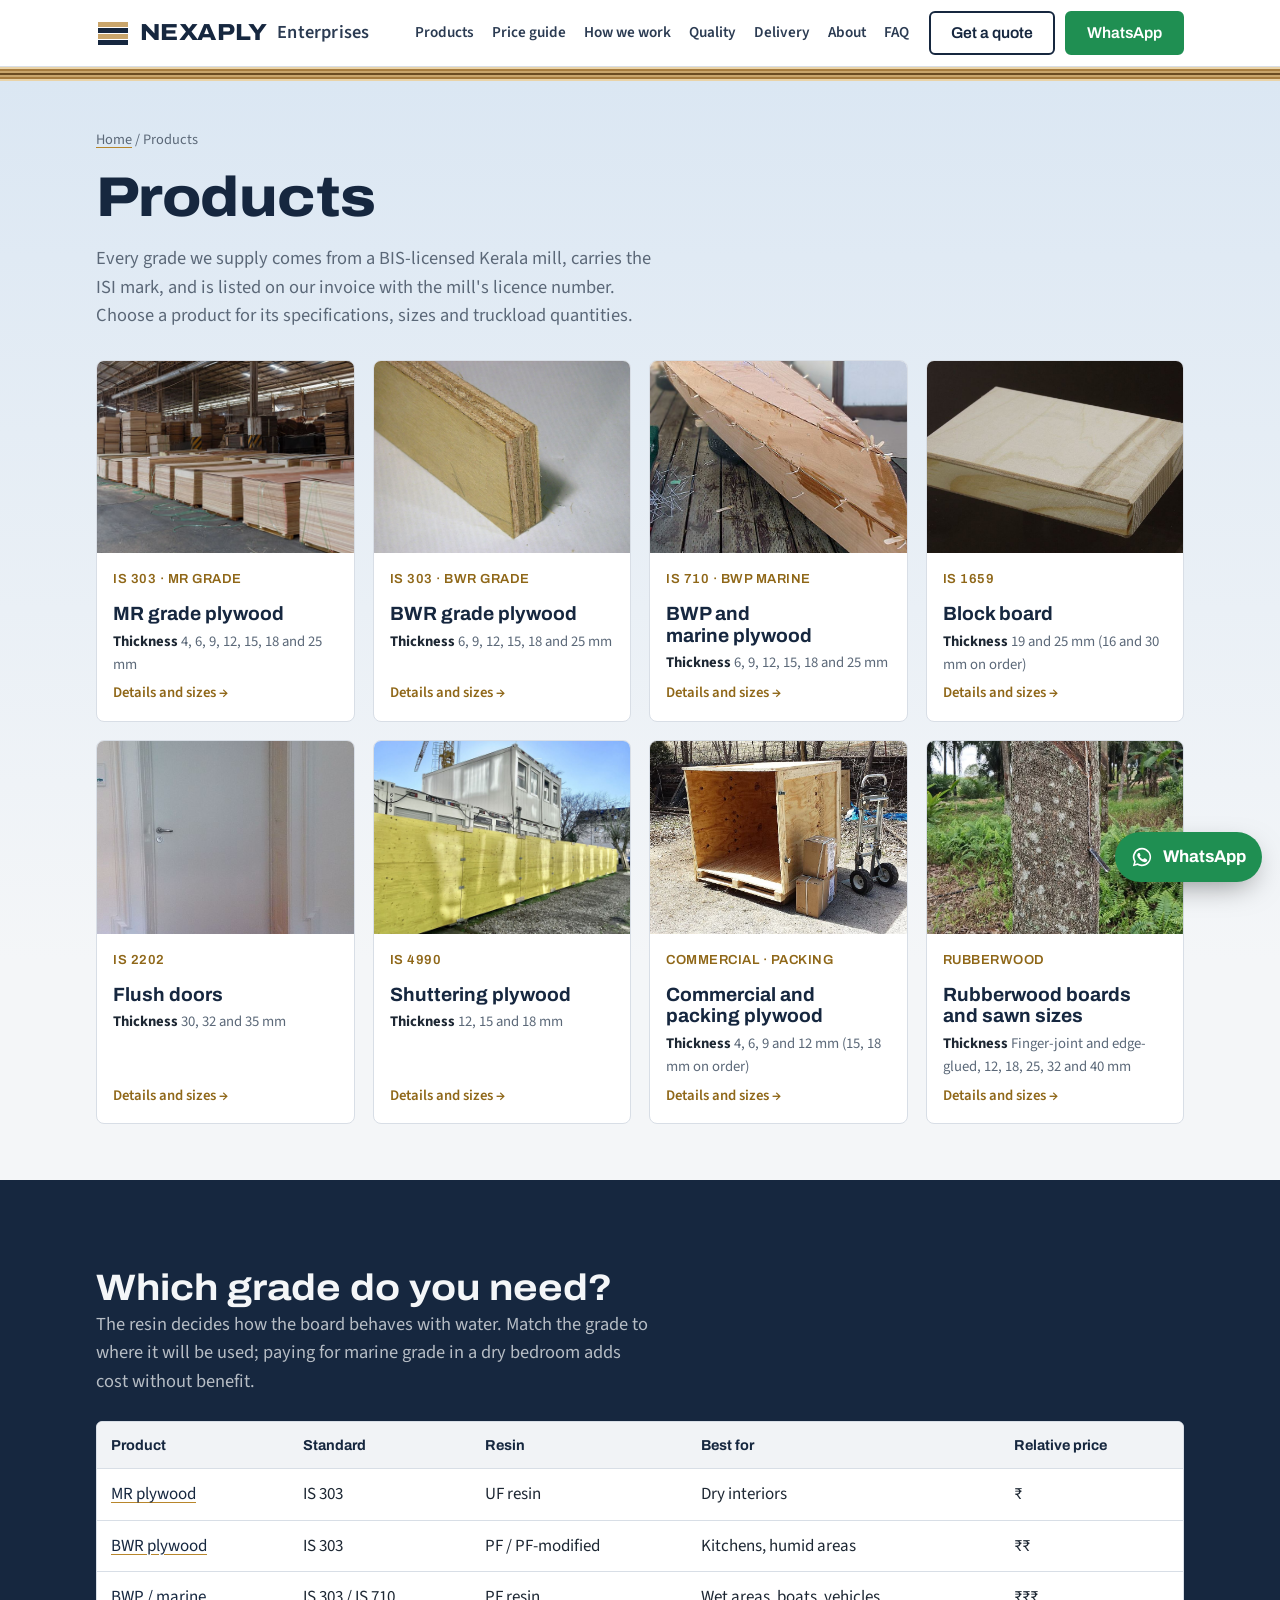
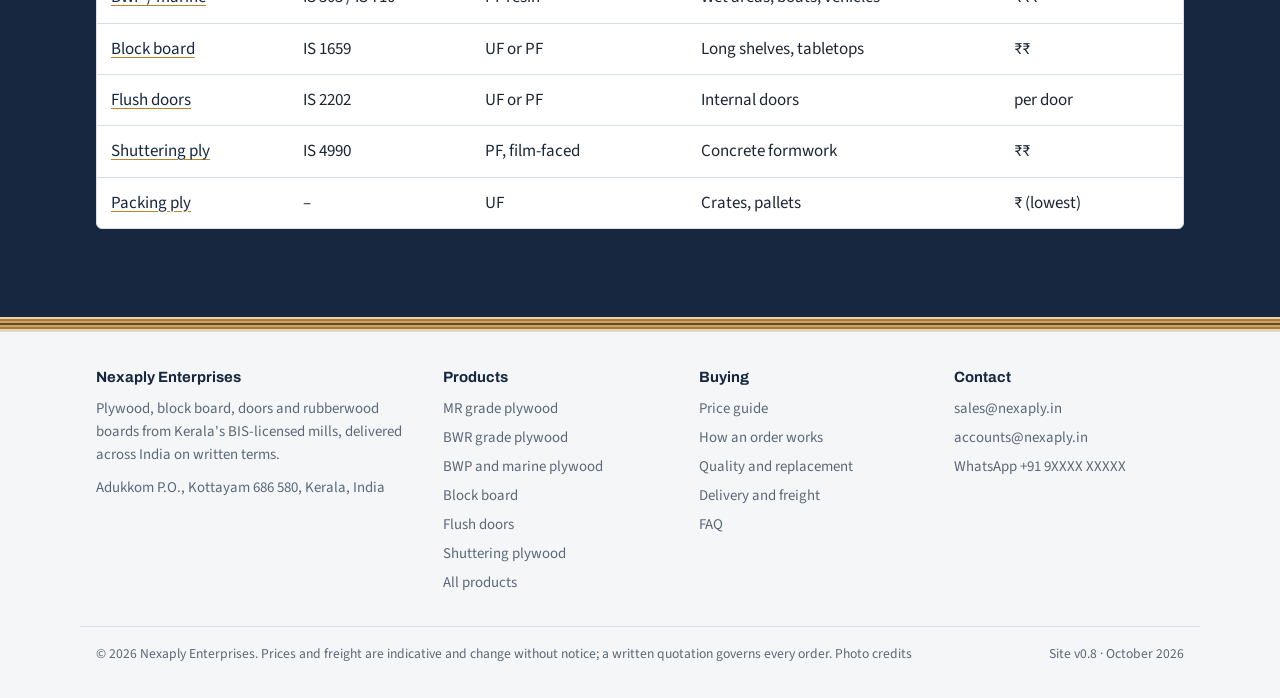
<file: products/index.html>
<!DOCTYPE html>
<html lang="en">
<head>
<meta charset="utf-8">
<meta name="viewport" content="width=device-width, initial-scale=1, viewport-fit=cover">
<title>Products – plywood, block board, doors and rubberwood | Nexaply Enterprises</title>
<meta name="description" content="ISI-marked MR, BWR, BWP and marine plywood, block board, flush doors, shuttering ply, packing ply and rubberwood boards from BIS-licensed Kerala mills.">
<link rel="icon" href="../assets/favicon.svg" type="image/svg+xml">
<link rel="preconnect" href="https://fonts.googleapis.com">
<link rel="preconnect" href="https://fonts.gstatic.com" crossorigin>
<link rel="stylesheet" href="https://fonts.googleapis.com/css2?family=Archivo:wdth,wght@100,400;100,600;100,700;112,700;112,800&family=Source+Sans+3:ital,wght@0,400;0,600;1,400&display=swap">
<link rel="stylesheet" href="../css/style.css">
</head>
<body>
<header>
  <div class="wrap">
    <a class="brand" href="../index.html" aria-label="Nexaply Enterprises home">
      <img class="mark" src="../assets/logo-mark.svg" alt="" width="34" height="34">
      <b>NEXAPLY</b><span>Enterprises</span></a>
    <nav aria-label="Sections">
      <a href="../products/index.html">Products</a>
      <a href="../index.html#prices">Price guide</a>
      <a href="../index.html#how">How we work</a>
      <a href="../index.html#quality">Quality</a>
      <a href="../index.html#delivery">Delivery</a>
      <a href="../index.html#about">About</a>
      <a href="../index.html#faq">FAQ</a>
    </nav>
    <div class="hdr-cta">
      <a class="btn alt" href="../index.html#contact">Get a quote</a>
      <a class="btn wa" href="https://wa.me/919XXXXXXXXX?text=Hello%20Nexaply%2C%20I%20need%20a%20quote%20for%20plywood." target="_blank" rel="noopener">WhatsApp</a>
    </div>
  </div>
</header>
<div class="ply" aria-hidden="true"></div>

<main>
<section class="phero">
  <div class="wrap">
    <p class="crumb"><a href="../index.html">Home</a> / Products</p>
    <h1>Products</h1>
    <p class="lede">Every grade we supply comes from a BIS-licensed Kerala mill, carries the ISI mark, and is listed on our invoice with the mill's licence number. Choose a product for its specifications, sizes and truckload quantities.</p>
    <div class="pcards"><a class="pcard" href="mr-plywood.html">
  <img src="../assets/photos/mr1.jpg" alt="Finished plywood stacked in a mill warehouse, ready for dispatch" loading="lazy" width="1200" height="800">
  <div><span class="std">IS 303 · MR GRADE</span><h3>MR grade plywood</h3><p class="spec"><b>Thickness</b> 4, 6, 9, 12, 15, 18 and 25 mm</p><span class="more">Details and sizes →</span></div></a><a class="pcard" href="bwr-plywood.html">
  <img src="../assets/photos/bwr1.jpg" alt="Close-up of a plywood edge showing multiple bonded plies" loading="lazy" width="1200" height="898">
  <div><span class="std">IS 303 · BWR GRADE</span><h3>BWR grade plywood</h3><p class="spec"><b>Thickness</b> 6, 9, 12, 15, 18 and 25 mm</p><span class="more">Details and sizes →</span></div></a><a class="pcard" href="marine-plywood.html">
  <img src="../assets/photos/bwp1.jpg" alt="Small boat hull built from marine plywood" loading="lazy" width="655" height="729">
  <div><span class="std">IS 710 · BWP MARINE</span><h3>BWP and marine plywood</h3><p class="spec"><b>Thickness</b> 6, 9, 12, 15, 18 and 25 mm</p><span class="more">Details and sizes →</span></div></a><a class="pcard" href="block-board.html">
  <img src="../assets/photos/bb1.jpg" alt="Block board with solid wood strip core visible on the edge" loading="lazy" width="1200" height="712">
  <div><span class="std">IS 1659</span><h3>Block board</h3><p class="spec"><b>Thickness</b> 19 and 25 mm (16 and 30 mm on order)</p><span class="more">Details and sizes →</span></div></a><a class="pcard" href="flush-doors.html">
  <img src="../assets/photos/fd1.jpg" alt="Plain flush door with painted finish in an internal doorway" loading="lazy" width="675" height="1200">
  <div><span class="std">IS 2202</span><h3>Flush doors</h3><p class="spec"><b>Thickness</b> 30, 32 and 35 mm</p><span class="more">Details and sizes →</span></div></a><a class="pcard" href="shuttering-plywood.html">
  <img src="../assets/photos/sh2.jpg" alt="Row of shuttering panels reused as a site fence" loading="lazy" width="1200" height="900">
  <div><span class="std">IS 4990</span><h3>Shuttering plywood</h3><p class="spec"><b>Thickness</b> 12, 15 and 18 mm</p><span class="more">Details and sizes →</span></div></a><a class="pcard" href="commercial-packing-plywood.html">
  <img src="../assets/photos/pk1.jpg" alt="Shipping crate sheathed with plywood" loading="lazy" width="1200" height="675">
  <div><span class="std">COMMERCIAL · PACKING</span><h3>Commercial and packing plywood</h3><p class="spec"><b>Thickness</b> 4, 6, 9 and 12 mm (15, 18 mm on order)</p><span class="more">Details and sizes →</span></div></a><a class="pcard" href="rubberwood-boards.html">
  <img src="../assets/photos/rw1.jpg" alt="Rubber tree being tapped for latex on a plantation" loading="lazy" width="825" height="1200">
  <div><span class="std">RUBBERWOOD</span><h3>Rubberwood boards and sawn sizes</h3><p class="spec"><b>Thickness</b> Finger-joint and edge-glued, 12, 18, 25, 32 and 40 mm</p><span class="more">Details and sizes →</span></div></a></div>
  </div>
</section>
<section class="band">
  <div class="wrap">
    <h2>Which grade do you need?</h2>
    <p class="lede">The resin decides how the board behaves with water. Match the grade to where it will be used; paying for marine grade in a dry bedroom adds cost without benefit.</p>
    <div class="tbl"><table><thead><tr><th>Product</th><th>Standard</th><th>Resin</th><th>Best for</th><th>Relative price</th></tr></thead><tbody><tr><td><a href="mr-plywood.html">MR plywood</a></td><td>IS 303</td><td>UF resin</td><td>Dry interiors</td><td>₹</td></tr><tr><td><a href="bwr-plywood.html">BWR plywood</a></td><td>IS 303</td><td>PF / PF-modified</td><td>Kitchens, humid areas</td><td>₹₹</td></tr><tr><td><a href="marine-plywood.html">BWP / marine</a></td><td>IS 303 / IS 710</td><td>PF resin</td><td>Wet areas, boats, vehicles</td><td>₹₹₹</td></tr><tr><td><a href="block-board.html">Block board</a></td><td>IS 1659</td><td>UF or PF</td><td>Long shelves, tabletops</td><td>₹₹</td></tr><tr><td><a href="flush-doors.html">Flush doors</a></td><td>IS 2202</td><td>UF or PF</td><td>Internal doors</td><td>per door</td></tr><tr><td><a href="shuttering-plywood.html">Shuttering ply</a></td><td>IS 4990</td><td>PF, film-faced</td><td>Concrete formwork</td><td>₹₹</td></tr><tr><td><a href="commercial-packing-plywood.html">Packing ply</a></td><td>–</td><td>UF</td><td>Crates, pallets</td><td>₹ (lowest)</td></tr></tbody></table></div>
  </div>
</section>
</main>

<div class="ply" aria-hidden="true"></div>
<footer>
  <div class="wrap">
    <div><b>Nexaply Enterprises</b><p>Plywood, block board, doors and rubberwood boards from Kerala's BIS-licensed mills, delivered across India on written terms.</p><p style="margin-top:10px">Adukkom P.O., Kottayam 686 580, Kerala, India</p></div>
    <div><b>Products</b><a href="../products/mr-plywood.html">MR grade plywood</a><a href="../products/bwr-plywood.html">BWR grade plywood</a><a href="../products/marine-plywood.html">BWP and marine plywood</a><a href="../products/block-board.html">Block board</a><a href="../products/flush-doors.html">Flush doors</a><a href="../products/shuttering-plywood.html">Shuttering plywood</a><a href="../products/index.html">All products</a></div>
    <div><b>Buying</b><a href="../index.html#prices">Price guide</a><a href="../index.html#how">How an order works</a><a href="../index.html#quality">Quality and replacement</a><a href="../index.html#delivery">Delivery and freight</a><a href="../index.html#faq">FAQ</a></div>
    <div><b>Contact</b><a href="../index.html#contact">sales@nexaply.in</a><a href="../index.html#contact">accounts@nexaply.in</a><a href="../index.html#contact">WhatsApp +91 9XXXX XXXXX</a></div>
  </div>
  <div class="wrap legal"><span>© 2026 Nexaply Enterprises. Prices and freight are indicative and change without notice; a written quotation governs every order. <a href="../credits.html">Photo credits</a></span><span>Site v0.8 · October 2026</span></div>
</footer>
<a class="fab" href="https://wa.me/919XXXXXXXXX?text=Hello%20Nexaply%2C%20I%20need%20a%20quote%20for%20plywood." target="_blank" rel="noopener" aria-label="Chat on WhatsApp">
  <svg viewBox="0 0 24 24" aria-hidden="true"><path d="M12 2a10 10 0 0 0-8.6 15.1L2 22l5-1.3A10 10 0 1 0 12 2zm0 18.2a8.2 8.2 0 0 1-4.2-1.2l-.3-.2-3 .8.8-2.9-.2-.3A8.2 8.2 0 1 1 12 20.2zm4.5-6.1c-.2-.1-1.5-.7-1.7-.8s-.4-.1-.6.1-.6.8-.8 1-.3.2-.5.1a6.7 6.7 0 0 1-3.3-2.9c-.3-.4.2-.4.7-1.3.1-.2 0-.3 0-.5l-.8-1.8c-.2-.5-.4-.4-.6-.4h-.5a1 1 0 0 0-.7.3 3 3 0 0 0-.9 2.2 5.2 5.2 0 0 0 1.1 2.8 11.9 11.9 0 0 0 4.6 4c1.7.7 2.3.8 3.2.7a2.7 2.7 0 0 0 1.8-1.3 2.2 2.2 0 0 0 .1-1.3c0-.1-.2-.2-.5-.3z"/></svg>
  WhatsApp
</a>
</body>
</html>
</file>
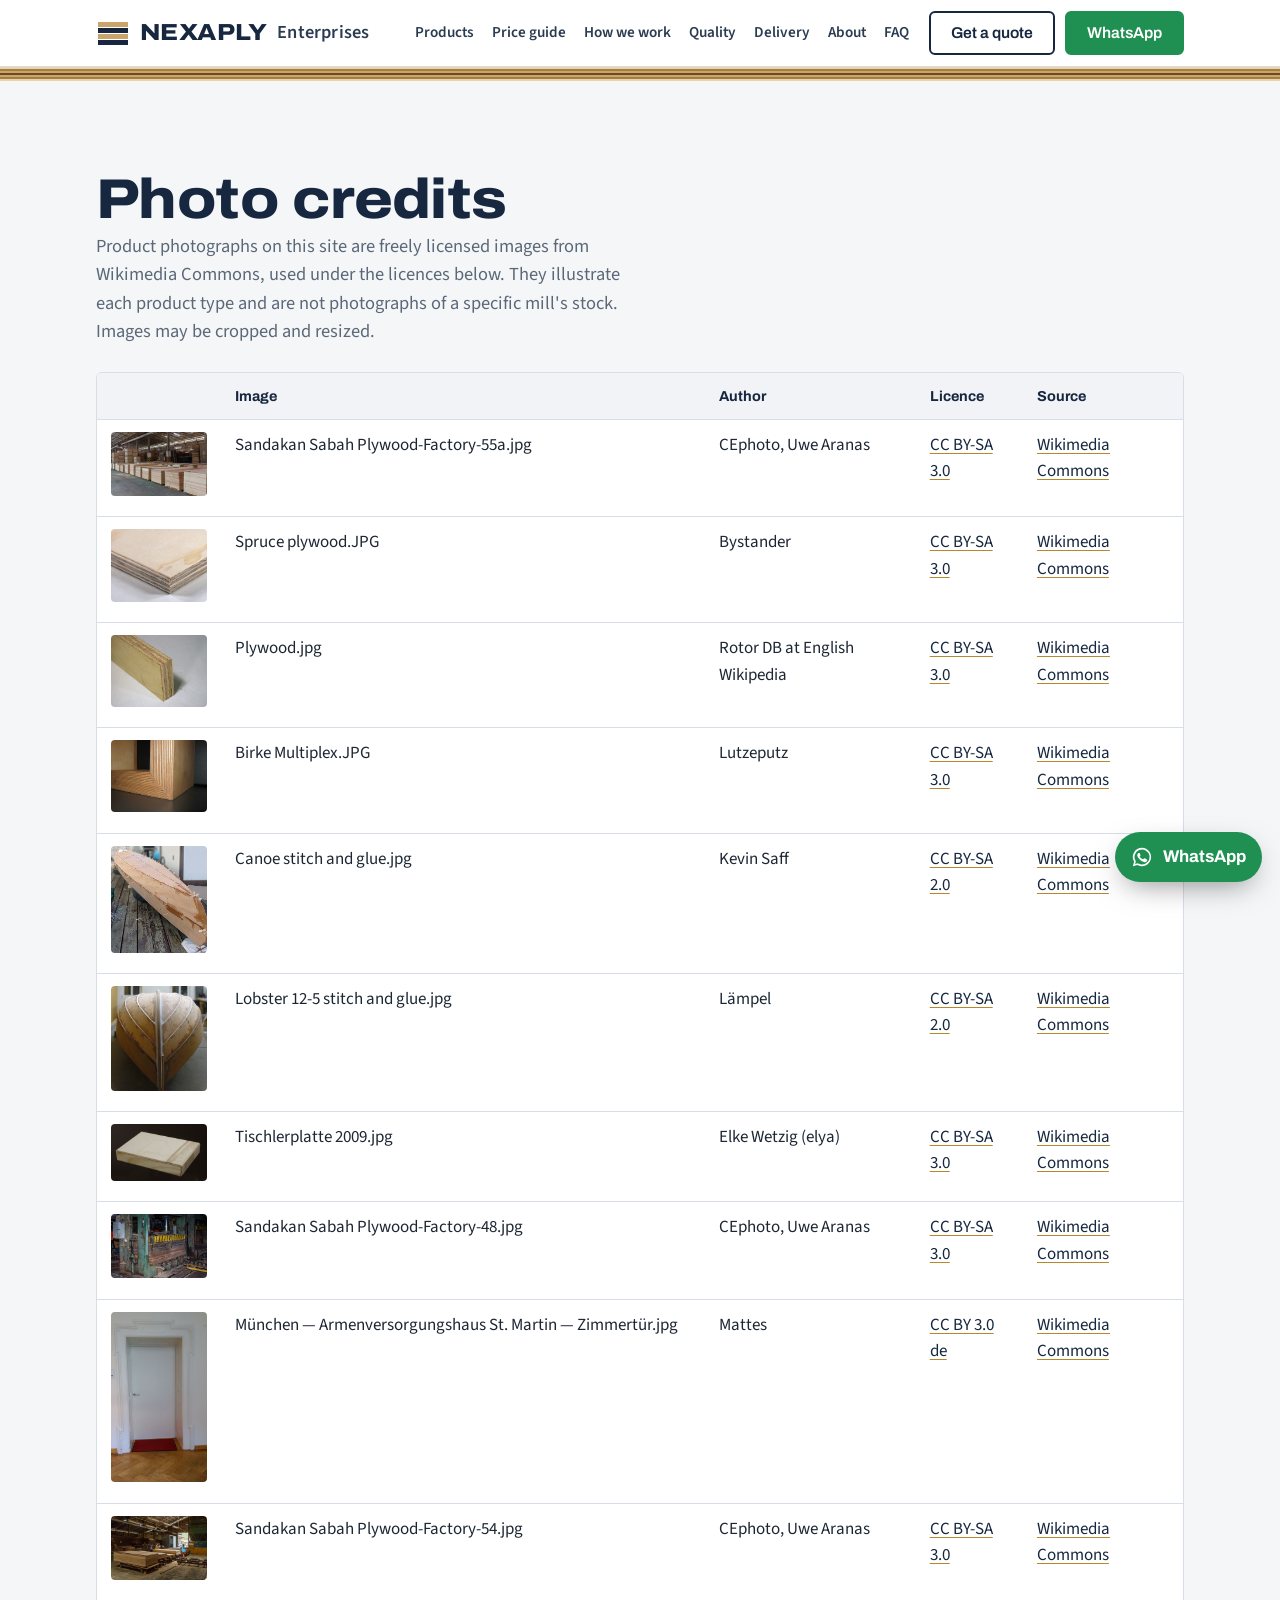
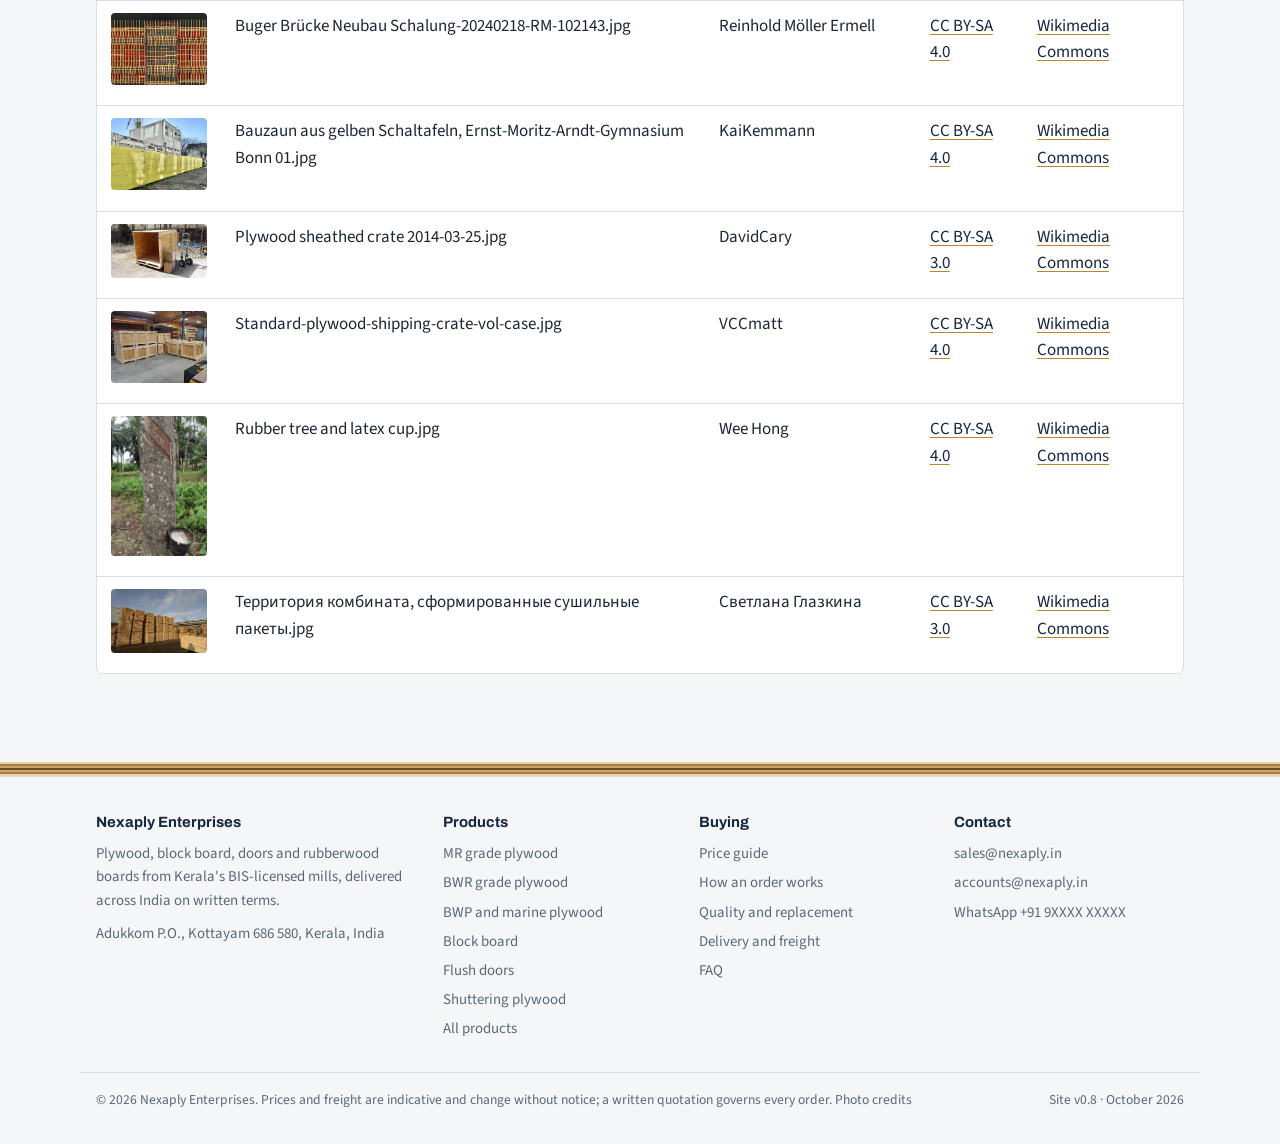
<file: credits.html>
<!DOCTYPE html>
<html lang="en">
<head>
<meta charset="utf-8">
<meta name="viewport" content="width=device-width, initial-scale=1, viewport-fit=cover">
<title>Photo credits | Nexaply Enterprises</title>
<meta name="description" content="Credits and licences for photographs used on nexaply.in.">
<link rel="icon" href="assets/favicon.svg" type="image/svg+xml">
<link rel="preconnect" href="https://fonts.googleapis.com">
<link rel="preconnect" href="https://fonts.gstatic.com" crossorigin>
<link rel="stylesheet" href="https://fonts.googleapis.com/css2?family=Archivo:wdth,wght@100,400;100,600;100,700;112,700;112,800&family=Source+Sans+3:ital,wght@0,400;0,600;1,400&display=swap">
<link rel="stylesheet" href="css/style.css">
</head>
<body>
<header>
  <div class="wrap">
    <a class="brand" href="index.html" aria-label="Nexaply Enterprises home">
      <img class="mark" src="assets/logo-mark.svg" alt="" width="34" height="34">
      <b>NEXAPLY</b><span>Enterprises</span></a>
    <nav aria-label="Sections">
      <a href="products/index.html">Products</a>
      <a href="index.html#prices">Price guide</a>
      <a href="index.html#how">How we work</a>
      <a href="index.html#quality">Quality</a>
      <a href="index.html#delivery">Delivery</a>
      <a href="index.html#about">About</a>
      <a href="index.html#faq">FAQ</a>
    </nav>
    <div class="hdr-cta">
      <a class="btn alt" href="index.html#contact">Get a quote</a>
      <a class="btn wa" href="https://wa.me/919XXXXXXXXX?text=Hello%20Nexaply%2C%20I%20need%20a%20quote%20for%20plywood." target="_blank" rel="noopener">WhatsApp</a>
    </div>
  </div>
</header>
<div class="ply" aria-hidden="true"></div>

<main><section><div class="wrap">
<h1>Photo credits</h1>
<p class="lede">Product photographs on this site are freely licensed images from Wikimedia Commons, used under the licences below. They illustrate each product type and are not photographs of a specific mill's stock. Images may be cropped and resized.</p>
<div class="tbl"><table><thead><tr><th></th><th>Image</th><th>Author</th><th>Licence</th><th>Source</th></tr></thead><tbody><tr><td><img src="assets/photos/mr1.jpg" alt="" width="96" style="height:auto;border-radius:4px"></td><td>Sandakan Sabah Plywood-Factory-55a.jpg</td><td>CEphoto, Uwe Aranas</td><td><a href="https://creativecommons.org/licenses/by-sa/3.0/" rel="license noopener" target="_blank">CC BY-SA 3.0</a></td><td><a href="https://commons.wikimedia.org/wiki/File:Sandakan_Sabah_Plywood-Factory-55a.jpg" target="_blank" rel="noopener">Wikimedia Commons</a></td></tr><tr><td><img src="assets/photos/mr2.jpg" alt="" width="96" style="height:auto;border-radius:4px"></td><td>Spruce plywood.JPG</td><td>Bystander</td><td><a href="https://creativecommons.org/licenses/by-sa/3.0/" rel="license noopener" target="_blank">CC BY-SA 3.0</a></td><td><a href="https://commons.wikimedia.org/wiki/File:Spruce_plywood.JPG" target="_blank" rel="noopener">Wikimedia Commons</a></td></tr><tr><td><img src="assets/photos/bwr1.jpg" alt="" width="96" style="height:auto;border-radius:4px"></td><td>Plywood.jpg</td><td>Rotor DB at English Wikipedia</td><td><a href="https://creativecommons.org/licenses/by-sa/3.0/" rel="license noopener" target="_blank">CC BY-SA 3.0</a></td><td><a href="https://commons.wikimedia.org/wiki/File:Plywood.jpg" target="_blank" rel="noopener">Wikimedia Commons</a></td></tr><tr><td><img src="assets/photos/bwr2.jpg" alt="" width="96" style="height:auto;border-radius:4px"></td><td>Birke Multiplex.JPG</td><td>Lutzeputz</td><td><a href="https://creativecommons.org/licenses/by-sa/3.0/" rel="license noopener" target="_blank">CC BY-SA 3.0</a></td><td><a href="https://commons.wikimedia.org/wiki/File:Birke_Multiplex.JPG" target="_blank" rel="noopener">Wikimedia Commons</a></td></tr><tr><td><img src="assets/photos/bwp1.jpg" alt="" width="96" style="height:auto;border-radius:4px"></td><td>Canoe stitch and glue.jpg</td><td>Kevin Saff</td><td><a href="https://creativecommons.org/licenses/by-sa/2.0/" rel="license noopener" target="_blank">CC BY-SA 2.0</a></td><td><a href="https://commons.wikimedia.org/wiki/File:Canoe_stitch_and_glue.jpg" target="_blank" rel="noopener">Wikimedia Commons</a></td></tr><tr><td><img src="assets/photos/bwp2.jpg" alt="" width="96" style="height:auto;border-radius:4px"></td><td>Lobster 12-5 stitch and glue.jpg</td><td>Lämpel</td><td><a href="https://creativecommons.org/licenses/by-sa/2.0/" rel="license noopener" target="_blank">CC BY-SA 2.0</a></td><td><a href="https://commons.wikimedia.org/wiki/File:Lobster_12-5_stitch_and_glue.jpg" target="_blank" rel="noopener">Wikimedia Commons</a></td></tr><tr><td><img src="assets/photos/bb1.jpg" alt="" width="96" style="height:auto;border-radius:4px"></td><td>Tischlerplatte 2009.jpg</td><td>Elke Wetzig (elya)</td><td><a href="https://creativecommons.org/licenses/by-sa/3.0/" rel="license noopener" target="_blank">CC BY-SA 3.0</a></td><td><a href="https://commons.wikimedia.org/wiki/File:Tischlerplatte_2009.jpg" target="_blank" rel="noopener">Wikimedia Commons</a></td></tr><tr><td><img src="assets/photos/bb2.jpg" alt="" width="96" style="height:auto;border-radius:4px"></td><td>Sandakan Sabah Plywood-Factory-48.jpg</td><td>CEphoto, Uwe Aranas</td><td><a href="https://creativecommons.org/licenses/by-sa/3.0/" rel="license noopener" target="_blank">CC BY-SA 3.0</a></td><td><a href="https://commons.wikimedia.org/wiki/File:Sandakan_Sabah_Plywood-Factory-48.jpg" target="_blank" rel="noopener">Wikimedia Commons</a></td></tr><tr><td><img src="assets/photos/fd1.jpg" alt="" width="96" style="height:auto;border-radius:4px"></td><td>München — Armenversorgungshaus St. Martin — Zimmertür.jpg</td><td>Mattes</td><td><a href="https://creativecommons.org/licenses/by/3.0/de/" rel="license noopener" target="_blank">CC BY 3.0 de</a></td><td><a href="https://commons.wikimedia.org/wiki/File:M%C3%BCnchen_%E2%80%94_Armenversorgungshaus_St._Martin_%E2%80%94_Zimmert%C3%BCr.jpg" target="_blank" rel="noopener">Wikimedia Commons</a></td></tr><tr><td><img src="assets/photos/fd2.jpg" alt="" width="96" style="height:auto;border-radius:4px"></td><td>Sandakan Sabah Plywood-Factory-54.jpg</td><td>CEphoto, Uwe Aranas</td><td><a href="https://creativecommons.org/licenses/by-sa/3.0/" rel="license noopener" target="_blank">CC BY-SA 3.0</a></td><td><a href="https://commons.wikimedia.org/wiki/File:Sandakan_Sabah_Plywood-Factory-54.jpg" target="_blank" rel="noopener">Wikimedia Commons</a></td></tr><tr><td><img src="assets/photos/sh1.jpg" alt="" width="96" style="height:auto;border-radius:4px"></td><td>Buger Brücke Neubau Schalung-20240218-RM-102143.jpg</td><td>Reinhold Möller Ermell</td><td><a href="https://creativecommons.org/licenses/by-sa/4.0/" rel="license noopener" target="_blank">CC BY-SA 4.0</a></td><td><a href="https://commons.wikimedia.org/wiki/File:Buger_Br%C3%BCcke_Neubau_Schalung-20240218-RM-102143.jpg" target="_blank" rel="noopener">Wikimedia Commons</a></td></tr><tr><td><img src="assets/photos/sh2.jpg" alt="" width="96" style="height:auto;border-radius:4px"></td><td>Bauzaun aus gelben Schaltafeln, Ernst-Moritz-Arndt-Gymnasium Bonn 01.jpg</td><td>KaiKemmann</td><td><a href="https://creativecommons.org/licenses/by-sa/4.0/" rel="license noopener" target="_blank">CC BY-SA 4.0</a></td><td><a href="https://commons.wikimedia.org/wiki/File:Bauzaun_aus_gelben_Schaltafeln,_Ernst-Moritz-Arndt-Gymnasium_Bonn_01.jpg" target="_blank" rel="noopener">Wikimedia Commons</a></td></tr><tr><td><img src="assets/photos/pk1.jpg" alt="" width="96" style="height:auto;border-radius:4px"></td><td>Plywood sheathed crate 2014-03-25.jpg</td><td>DavidCary</td><td><a href="https://creativecommons.org/licenses/by-sa/3.0/" rel="license noopener" target="_blank">CC BY-SA 3.0</a></td><td><a href="https://commons.wikimedia.org/wiki/File:Plywood_sheathed_crate_2014-03-25.jpg" target="_blank" rel="noopener">Wikimedia Commons</a></td></tr><tr><td><img src="assets/photos/pk2.jpg" alt="" width="96" style="height:auto;border-radius:4px"></td><td>Standard-plywood-shipping-crate-vol-case.jpg</td><td>VCCmatt</td><td><a href="https://creativecommons.org/licenses/by-sa/4.0/" rel="license noopener" target="_blank">CC BY-SA 4.0</a></td><td><a href="https://commons.wikimedia.org/wiki/File:Standard-plywood-shipping-crate-vol-case.jpg" target="_blank" rel="noopener">Wikimedia Commons</a></td></tr><tr><td><img src="assets/photos/rw1.jpg" alt="" width="96" style="height:auto;border-radius:4px"></td><td>Rubber tree and latex cup.jpg</td><td>Wee Hong</td><td><a href="https://creativecommons.org/licenses/by-sa/4.0/" rel="license noopener" target="_blank">CC BY-SA 4.0</a></td><td><a href="https://commons.wikimedia.org/wiki/File:Rubber_tree_and_latex_cup.jpg" target="_blank" rel="noopener">Wikimedia Commons</a></td></tr><tr><td><img src="assets/photos/rw2.jpg" alt="" width="96" style="height:auto;border-radius:4px"></td><td>Территория комбината, сформированные сушильные пакеты.jpg</td><td>Светлана Глазкина</td><td><a href="https://creativecommons.org/licenses/by-sa/3.0/" rel="license noopener" target="_blank">CC BY-SA 3.0</a></td><td><a href="https://commons.wikimedia.org/wiki/File:%D0%A2%D0%B5%D1%80%D1%80%D0%B8%D1%82%D0%BE%D1%80%D0%B8%D1%8F_%D0%BA%D0%BE%D0%BC%D0%B1%D0%B8%D0%BD%D0%B0%D1%82%D0%B0,_%D1%81%D1%84%D0%BE%D1%80%D0%BC%D0%B8%D1%80%D0%BE%D0%B2%D0%B0%D0%BD%D0%BD%D1%8B%D0%B5_%D1%81%D1%83%D1%88%D0%B8%D0%BB%D1%8C%D0%BD%D1%8B%D0%B5_%D0%BF%D0%B0%D0%BA%D0%B5%D1%82%D1%8B.jpg" target="_blank" rel="noopener">Wikimedia Commons</a></td></tr></tbody></table></div>
</div></section></main>

<div class="ply" aria-hidden="true"></div>
<footer>
  <div class="wrap">
    <div><b>Nexaply Enterprises</b><p>Plywood, block board, doors and rubberwood boards from Kerala's BIS-licensed mills, delivered across India on written terms.</p><p style="margin-top:10px">Adukkom P.O., Kottayam 686 580, Kerala, India</p></div>
    <div><b>Products</b><a href="products/mr-plywood.html">MR grade plywood</a><a href="products/bwr-plywood.html">BWR grade plywood</a><a href="products/marine-plywood.html">BWP and marine plywood</a><a href="products/block-board.html">Block board</a><a href="products/flush-doors.html">Flush doors</a><a href="products/shuttering-plywood.html">Shuttering plywood</a><a href="products/index.html">All products</a></div>
    <div><b>Buying</b><a href="index.html#prices">Price guide</a><a href="index.html#how">How an order works</a><a href="index.html#quality">Quality and replacement</a><a href="index.html#delivery">Delivery and freight</a><a href="index.html#faq">FAQ</a></div>
    <div><b>Contact</b><a href="index.html#contact">sales@nexaply.in</a><a href="index.html#contact">accounts@nexaply.in</a><a href="index.html#contact">WhatsApp +91 9XXXX XXXXX</a></div>
  </div>
  <div class="wrap legal"><span>© 2026 Nexaply Enterprises. Prices and freight are indicative and change without notice; a written quotation governs every order. <a href="credits.html">Photo credits</a></span><span>Site v0.8 · October 2026</span></div>
</footer>
<a class="fab" href="https://wa.me/919XXXXXXXXX?text=Hello%20Nexaply%2C%20I%20need%20a%20quote%20for%20plywood." target="_blank" rel="noopener" aria-label="Chat on WhatsApp">
  <svg viewBox="0 0 24 24" aria-hidden="true"><path d="M12 2a10 10 0 0 0-8.6 15.1L2 22l5-1.3A10 10 0 1 0 12 2zm0 18.2a8.2 8.2 0 0 1-4.2-1.2l-.3-.2-3 .8.8-2.9-.2-.3A8.2 8.2 0 1 1 12 20.2zm4.5-6.1c-.2-.1-1.5-.7-1.7-.8s-.4-.1-.6.1-.6.8-.8 1-.3.2-.5.1a6.7 6.7 0 0 1-3.3-2.9c-.3-.4.2-.4.7-1.3.1-.2 0-.3 0-.5l-.8-1.8c-.2-.5-.4-.4-.6-.4h-.5a1 1 0 0 0-.7.3 3 3 0 0 0-.9 2.2 5.2 5.2 0 0 0 1.1 2.8 11.9 11.9 0 0 0 4.6 4c1.7.7 2.3.8 3.2.7a2.7 2.7 0 0 0 1.8-1.3 2.2 2.2 0 0 0 .1-1.3c0-.1-.2-.2-.5-.3z"/></svg>
  WhatsApp
</a>
</body>
</html>
</file>
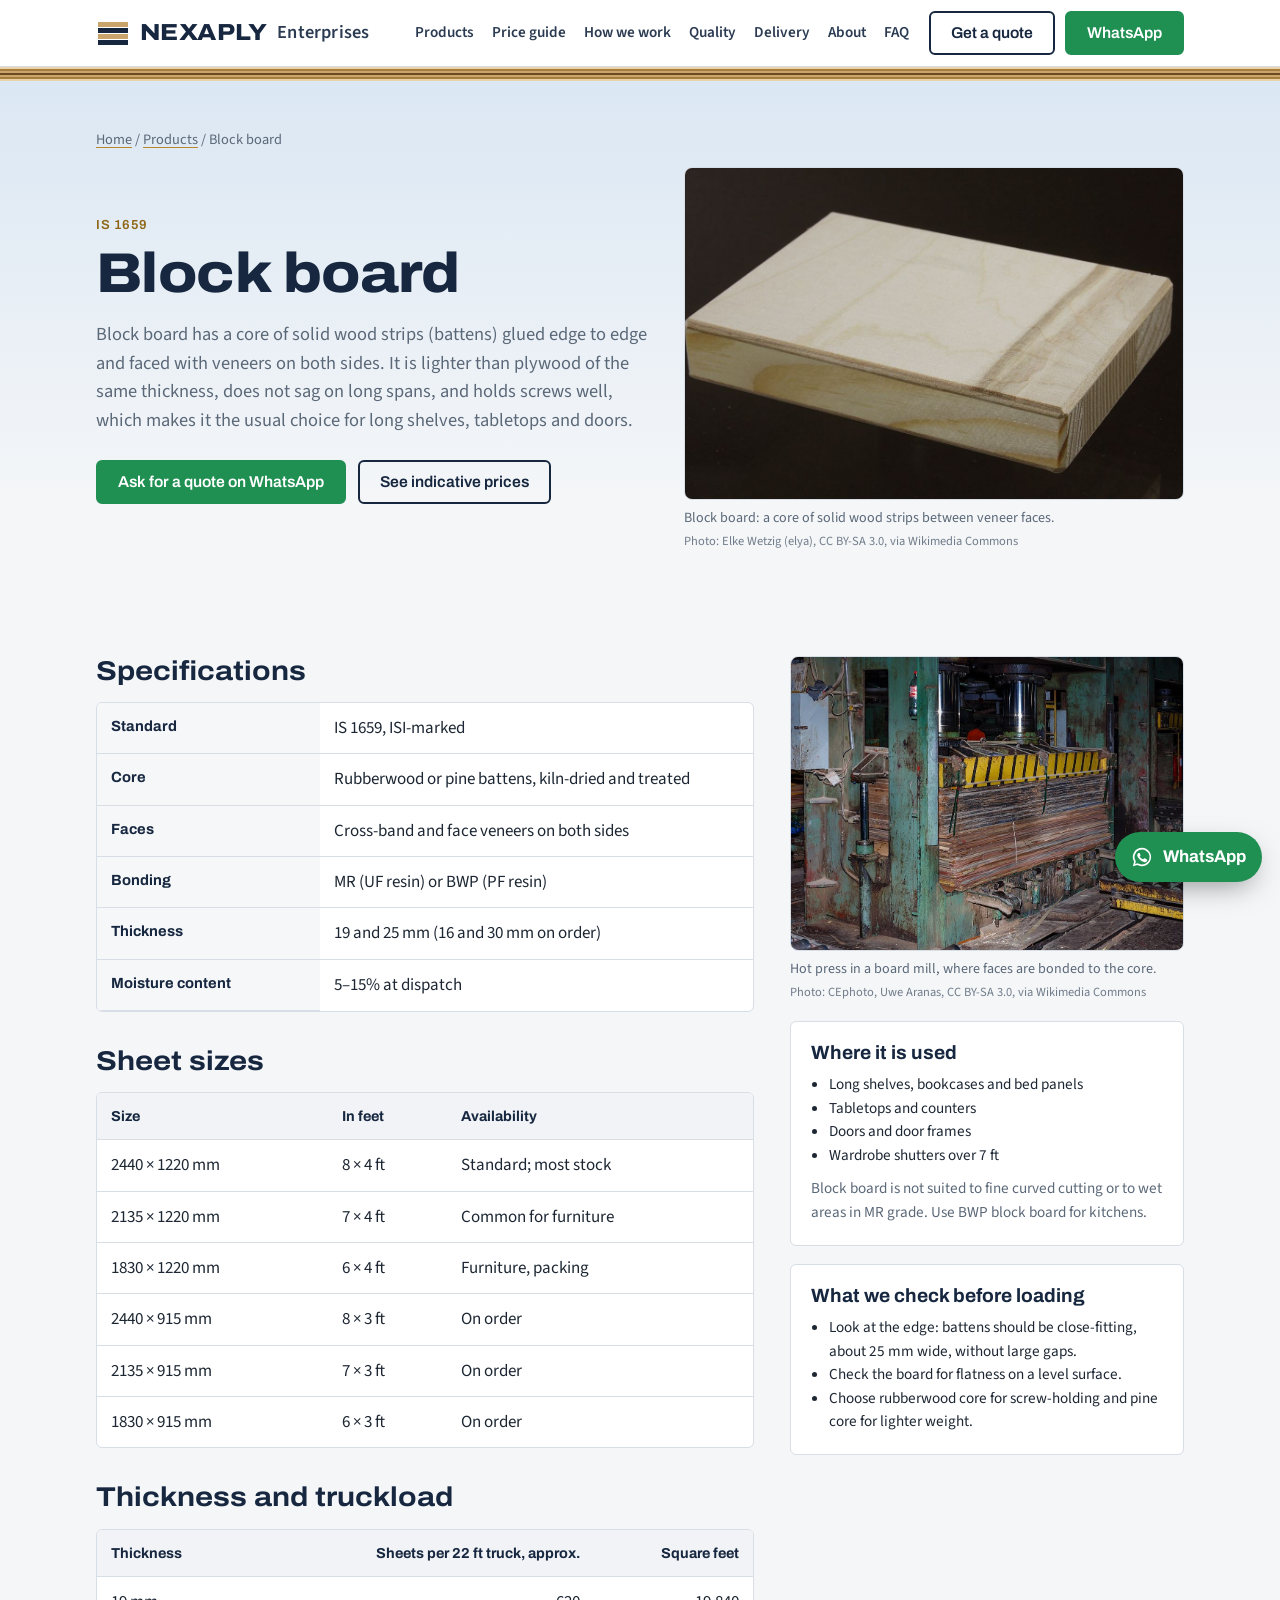
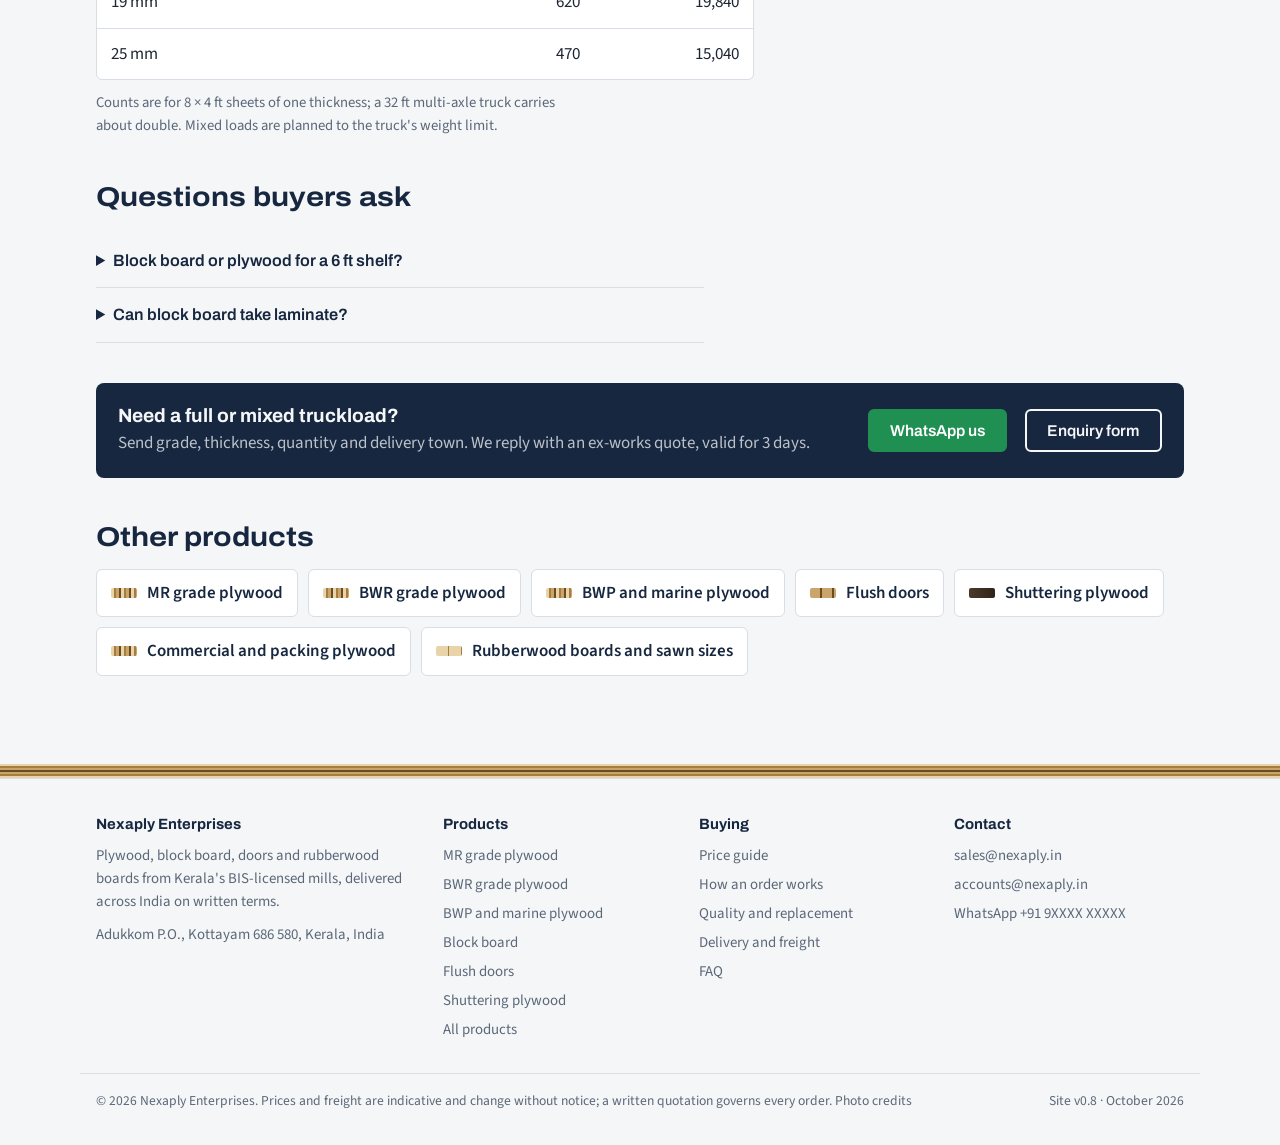
<file: products/block-board.html>
<!DOCTYPE html>
<html lang="en">
<head>
<meta charset="utf-8">
<meta name="viewport" content="width=device-width, initial-scale=1, viewport-fit=cover">
<title>Block board (IS 1659) – rubberwood and pine core boards | Nexaply Enterprises</title>
<meta name="description" content="Block board has a core of solid wood strips (battens) glued edge to edge and faced with veneers on both sides. It is lighter than plywood of the same thick">
<link rel="icon" href="../assets/favicon.svg" type="image/svg+xml">
<link rel="preconnect" href="https://fonts.googleapis.com">
<link rel="preconnect" href="https://fonts.gstatic.com" crossorigin>
<link rel="stylesheet" href="https://fonts.googleapis.com/css2?family=Archivo:wdth,wght@100,400;100,600;100,700;112,700;112,800&family=Source+Sans+3:ital,wght@0,400;0,600;1,400&display=swap">
<link rel="stylesheet" href="../css/style.css">
</head>
<body>
<header>
  <div class="wrap">
    <a class="brand" href="../index.html" aria-label="Nexaply Enterprises home">
      <img class="mark" src="../assets/logo-mark.svg" alt="" width="34" height="34">
      <b>NEXAPLY</b><span>Enterprises</span></a>
    <nav aria-label="Sections">
      <a href="../products/index.html">Products</a>
      <a href="../index.html#prices">Price guide</a>
      <a href="../index.html#how">How we work</a>
      <a href="../index.html#quality">Quality</a>
      <a href="../index.html#delivery">Delivery</a>
      <a href="../index.html#about">About</a>
      <a href="../index.html#faq">FAQ</a>
    </nav>
    <div class="hdr-cta">
      <a class="btn alt" href="../index.html#contact">Get a quote</a>
      <a class="btn wa" href="https://wa.me/919XXXXXXXXX?text=Hello%20Nexaply%2C%20I%20need%20a%20quote%20for%20plywood." target="_blank" rel="noopener">WhatsApp</a>
    </div>
  </div>
</header>
<div class="ply" aria-hidden="true"></div>

<main>
<section class="phero">
  <div class="wrap">
    <p class="crumb"><a href="../index.html">Home</a> / <a href="index.html">Products</a> / Block board</p>
    <div class="pgrid">
      <div>
        <span class="std">IS 1659</span>
        <h1>Block board</h1>
        <p class="lede">Block board has a core of solid wood strips (battens) glued edge to edge and faced with veneers on both sides. It is lighter than plywood of the same thickness, does not sag on long spans, and holds screws well, which makes it the usual choice for long shelves, tabletops and doors.</p>
        <div class="cta-row">
          <a class="btn wa" href="https://wa.me/919XXXXXXXXX?text=Hello%20Nexaply%2C%20I%20need%20a%20quote%20for%20Block%20board." target="_blank" rel="noopener">Ask for a quote on WhatsApp</a>
          <a class="btn alt" href="../index.html#prices">See indicative prices</a>
        </div>
      </div>
      <figure class="pfig main"><img src="../assets/photos/bb1.jpg" alt="Block board with solid wood strip core visible on the edge" loading="lazy" width="1200" height="712"><figcaption>Block board: a core of solid wood strips between veneer faces. <span class="cr">Photo: Elke Wetzig (elya), CC BY-SA 3.0, via Wikimedia Commons</span></figcaption></figure>
    </div>
  </div>
</section>
<section class="pbody">
  <div class="wrap">
    <div class="pcols">
      <div>
        <h2>Specifications</h2>
        <div class="tbl spec-t"><table><tbody><tr><th scope="row">Standard</th><td>IS 1659, ISI-marked</td></tr><tr><th scope="row">Core</th><td>Rubberwood or pine battens, kiln-dried and treated</td></tr><tr><th scope="row">Faces</th><td>Cross-band and face veneers on both sides</td></tr><tr><th scope="row">Bonding</th><td>MR (UF resin) or BWP (PF resin)</td></tr><tr><th scope="row">Thickness</th><td>19 and 25 mm (16 and 30 mm on order)</td></tr><tr><th scope="row">Moisture content</th><td>5–15% at dispatch</td></tr></tbody></table></div>
        <h2>Sheet sizes</h2>
<div class="tbl"><table><thead><tr><th>Size</th><th>In feet</th><th>Availability</th></tr></thead><tbody><tr><td>2440 × 1220 mm</td><td>8 × 4 ft</td><td>Standard; most stock</td></tr><tr><td>2135 × 1220 mm</td><td>7 × 4 ft</td><td>Common for furniture</td></tr><tr><td>1830 × 1220 mm</td><td>6 × 4 ft</td><td>Furniture, packing</td></tr><tr><td>2440 × 915 mm</td><td>8 × 3 ft</td><td>On order</td></tr><tr><td>2135 × 915 mm</td><td>7 × 3 ft</td><td>On order</td></tr><tr><td>1830 × 915 mm</td><td>6 × 3 ft</td><td>On order</td></tr></tbody></table></div>
        <h2>Thickness and truckload</h2>
<div class="tbl"><table><thead><tr><th>Thickness</th><th class="num">Sheets per 22 ft truck, approx.</th><th class="num">Square feet</th></tr></thead><tbody><tr><td>19 mm</td><td class="num">620</td><td class="num">19,840</td></tr><tr><td>25 mm</td><td class="num">470</td><td class="num">15,040</td></tr></tbody></table></div>
<p class="note">Counts are for 8 × 4 ft sheets of one thickness; a 32 ft multi-axle truck carries about double. Mixed loads are planned to the truck's weight limit.</p>
      </div>
      <aside>
        <figure class="pfig"><img src="../assets/photos/bb2.jpg" alt="Multi-daylight hot press in a plywood and board mill" loading="lazy" width="1200" height="800"><figcaption>Hot press in a board mill, where faces are bonded to the core. <span class="cr">Photo: CEphoto, Uwe Aranas, CC BY-SA 3.0, via Wikimedia Commons</span></figcaption></figure>
        <div class="card"><h3>Where it is used</h3><ul><li>Long shelves, bookcases and bed panels</li><li>Tabletops and counters</li><li>Doors and door frames</li><li>Wardrobe shutters over 7 ft</li></ul><p class="spec">Block board is not suited to fine curved cutting or to wet areas in MR grade. Use BWP block board for kitchens.</p></div>
        <div class="card"><h3>What we check before loading</h3><ul><li>Look at the edge: battens should be close-fitting, about 25 mm wide, without large gaps.</li><li>Check the board for flatness on a level surface.</li><li>Choose rubberwood core for screw-holding and pine core for lighter weight.</li></ul></div>
      </aside>
    </div>
    <h2 style="margin-top:44px">Questions buyers ask</h2>
    <div class="faq"><details><summary>Block board or plywood for a 6 ft shelf?</summary><p>Block board. Its solid battens resist sagging over long spans better than plywood of the same thickness.</p></details><details><summary>Can block board take laminate?</summary><p>Yes, both faces are veneered and sanded for laminate or veneer.</p></details></div>
    <div class="pcta">
      <div><h3>Need a full or mixed truckload?</h3><p>Send grade, thickness, quantity and delivery town. We reply with an ex-works quote, valid for 3 days.</p></div>
      <a class="btn wa" href="https://wa.me/919XXXXXXXXX?text=Hello%20Nexaply%2C%20I%20need%20a%20quote%20for%20Block%20board." target="_blank" rel="noopener">WhatsApp us</a>
      <a class="btn alt" href="../index.html#contact">Enquiry form</a>
    </div>
    <h2 style="margin-top:44px">Other products</h2>
    <div class="pchips"><a class="pchip" href="mr-plywood.html"><span class="edge"></span>MR grade plywood</a><a class="pchip" href="bwr-plywood.html"><span class="edge"></span>BWR grade plywood</a><a class="pchip" href="marine-plywood.html"><span class="edge"></span>BWP and marine plywood</a><a class="pchip" href="flush-doors.html"><span class="edge d3"></span>Flush doors</a><a class="pchip" href="shuttering-plywood.html"><span class="edge film"></span>Shuttering plywood</a><a class="pchip" href="commercial-packing-plywood.html"><span class="edge"></span>Commercial and packing plywood</a><a class="pchip" href="rubberwood-boards.html"><span class="edge fj"></span>Rubberwood boards and sawn sizes</a></div>
  </div>
</section>
</main>

<div class="ply" aria-hidden="true"></div>
<footer>
  <div class="wrap">
    <div><b>Nexaply Enterprises</b><p>Plywood, block board, doors and rubberwood boards from Kerala's BIS-licensed mills, delivered across India on written terms.</p><p style="margin-top:10px">Adukkom P.O., Kottayam 686 580, Kerala, India</p></div>
    <div><b>Products</b><a href="../products/mr-plywood.html">MR grade plywood</a><a href="../products/bwr-plywood.html">BWR grade plywood</a><a href="../products/marine-plywood.html">BWP and marine plywood</a><a href="../products/block-board.html">Block board</a><a href="../products/flush-doors.html">Flush doors</a><a href="../products/shuttering-plywood.html">Shuttering plywood</a><a href="../products/index.html">All products</a></div>
    <div><b>Buying</b><a href="../index.html#prices">Price guide</a><a href="../index.html#how">How an order works</a><a href="../index.html#quality">Quality and replacement</a><a href="../index.html#delivery">Delivery and freight</a><a href="../index.html#faq">FAQ</a></div>
    <div><b>Contact</b><a href="../index.html#contact">sales@nexaply.in</a><a href="../index.html#contact">accounts@nexaply.in</a><a href="../index.html#contact">WhatsApp +91 9XXXX XXXXX</a></div>
  </div>
  <div class="wrap legal"><span>© 2026 Nexaply Enterprises. Prices and freight are indicative and change without notice; a written quotation governs every order. <a href="../credits.html">Photo credits</a></span><span>Site v0.8 · October 2026</span></div>
</footer>
<a class="fab" href="https://wa.me/919XXXXXXXXX?text=Hello%20Nexaply%2C%20I%20need%20a%20quote%20for%20plywood." target="_blank" rel="noopener" aria-label="Chat on WhatsApp">
  <svg viewBox="0 0 24 24" aria-hidden="true"><path d="M12 2a10 10 0 0 0-8.6 15.1L2 22l5-1.3A10 10 0 1 0 12 2zm0 18.2a8.2 8.2 0 0 1-4.2-1.2l-.3-.2-3 .8.8-2.9-.2-.3A8.2 8.2 0 1 1 12 20.2zm4.5-6.1c-.2-.1-1.5-.7-1.7-.8s-.4-.1-.6.1-.6.8-.8 1-.3.2-.5.1a6.7 6.7 0 0 1-3.3-2.9c-.3-.4.2-.4.7-1.3.1-.2 0-.3 0-.5l-.8-1.8c-.2-.5-.4-.4-.6-.4h-.5a1 1 0 0 0-.7.3 3 3 0 0 0-.9 2.2 5.2 5.2 0 0 0 1.1 2.8 11.9 11.9 0 0 0 4.6 4c1.7.7 2.3.8 3.2.7a2.7 2.7 0 0 0 1.8-1.3 2.2 2.2 0 0 0 .1-1.3c0-.1-.2-.2-.5-.3z"/></svg>
  WhatsApp
</a>
</body>
</html>
</file>
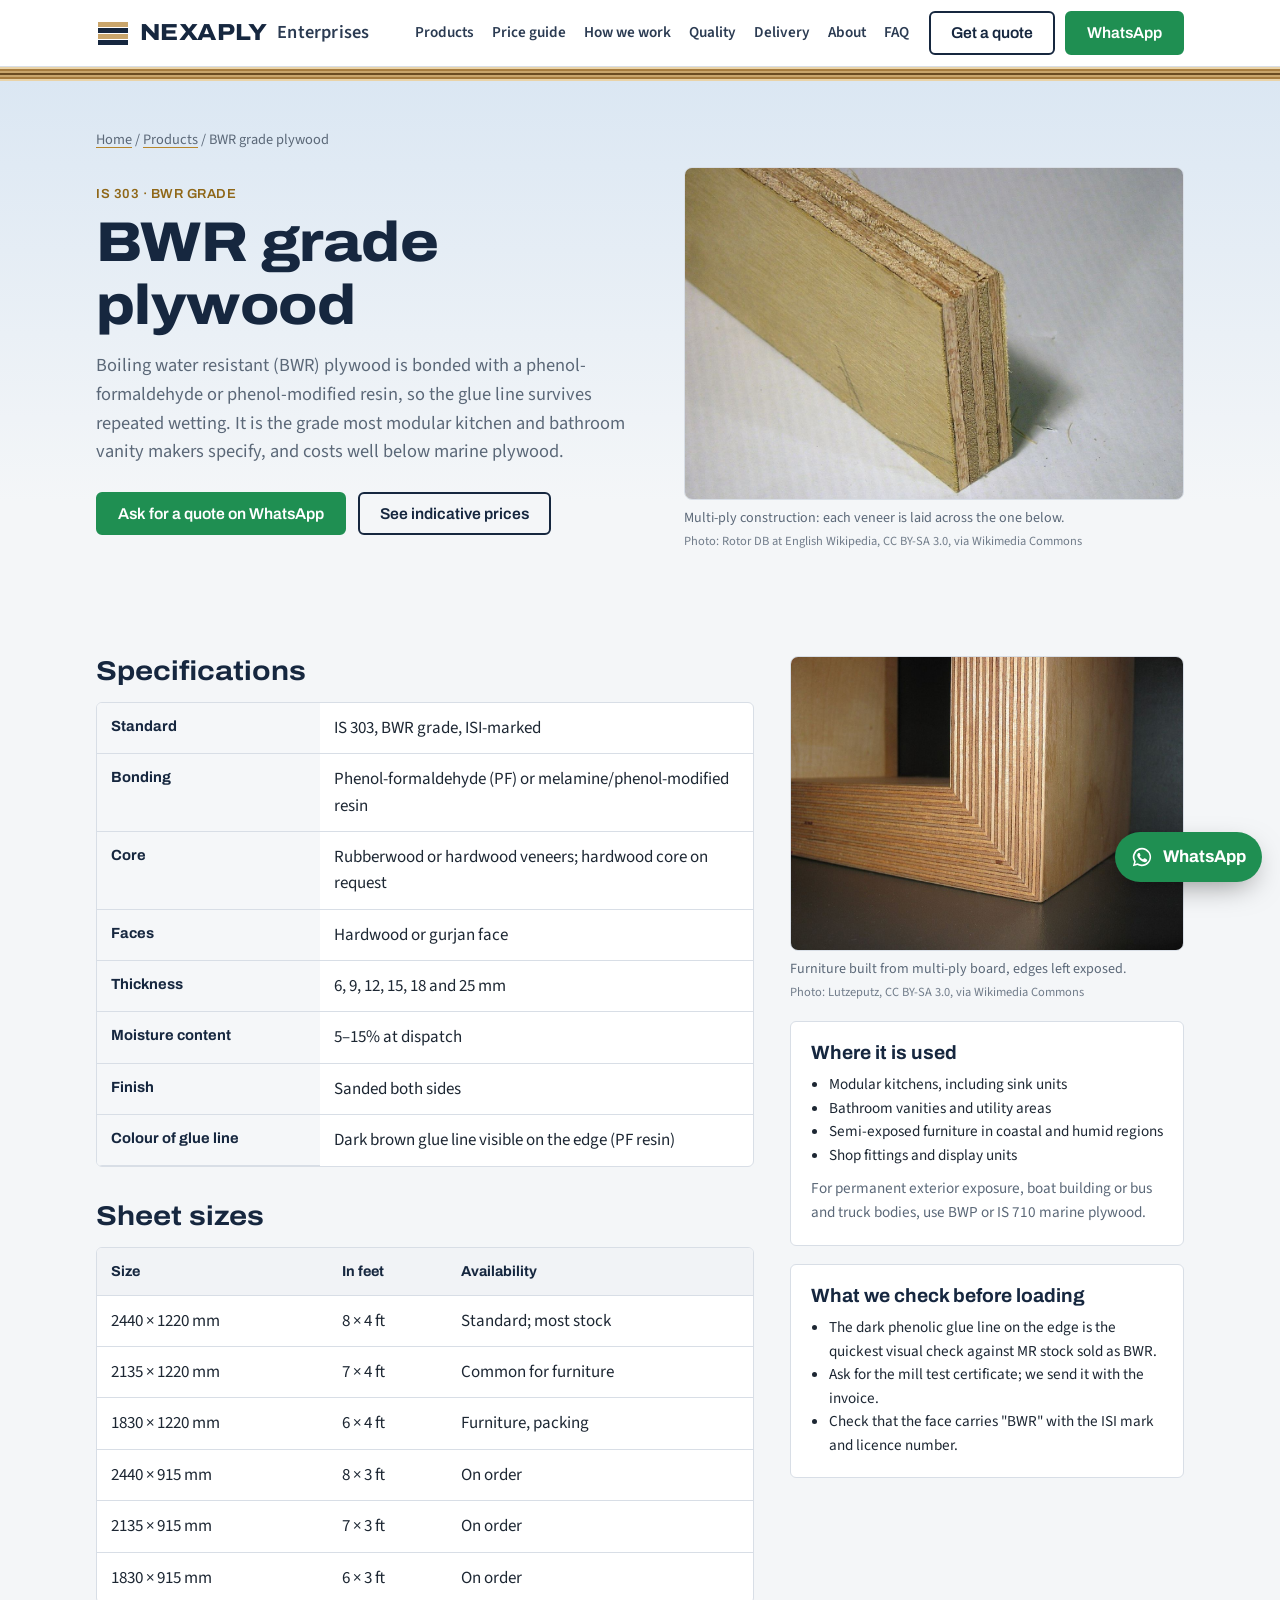
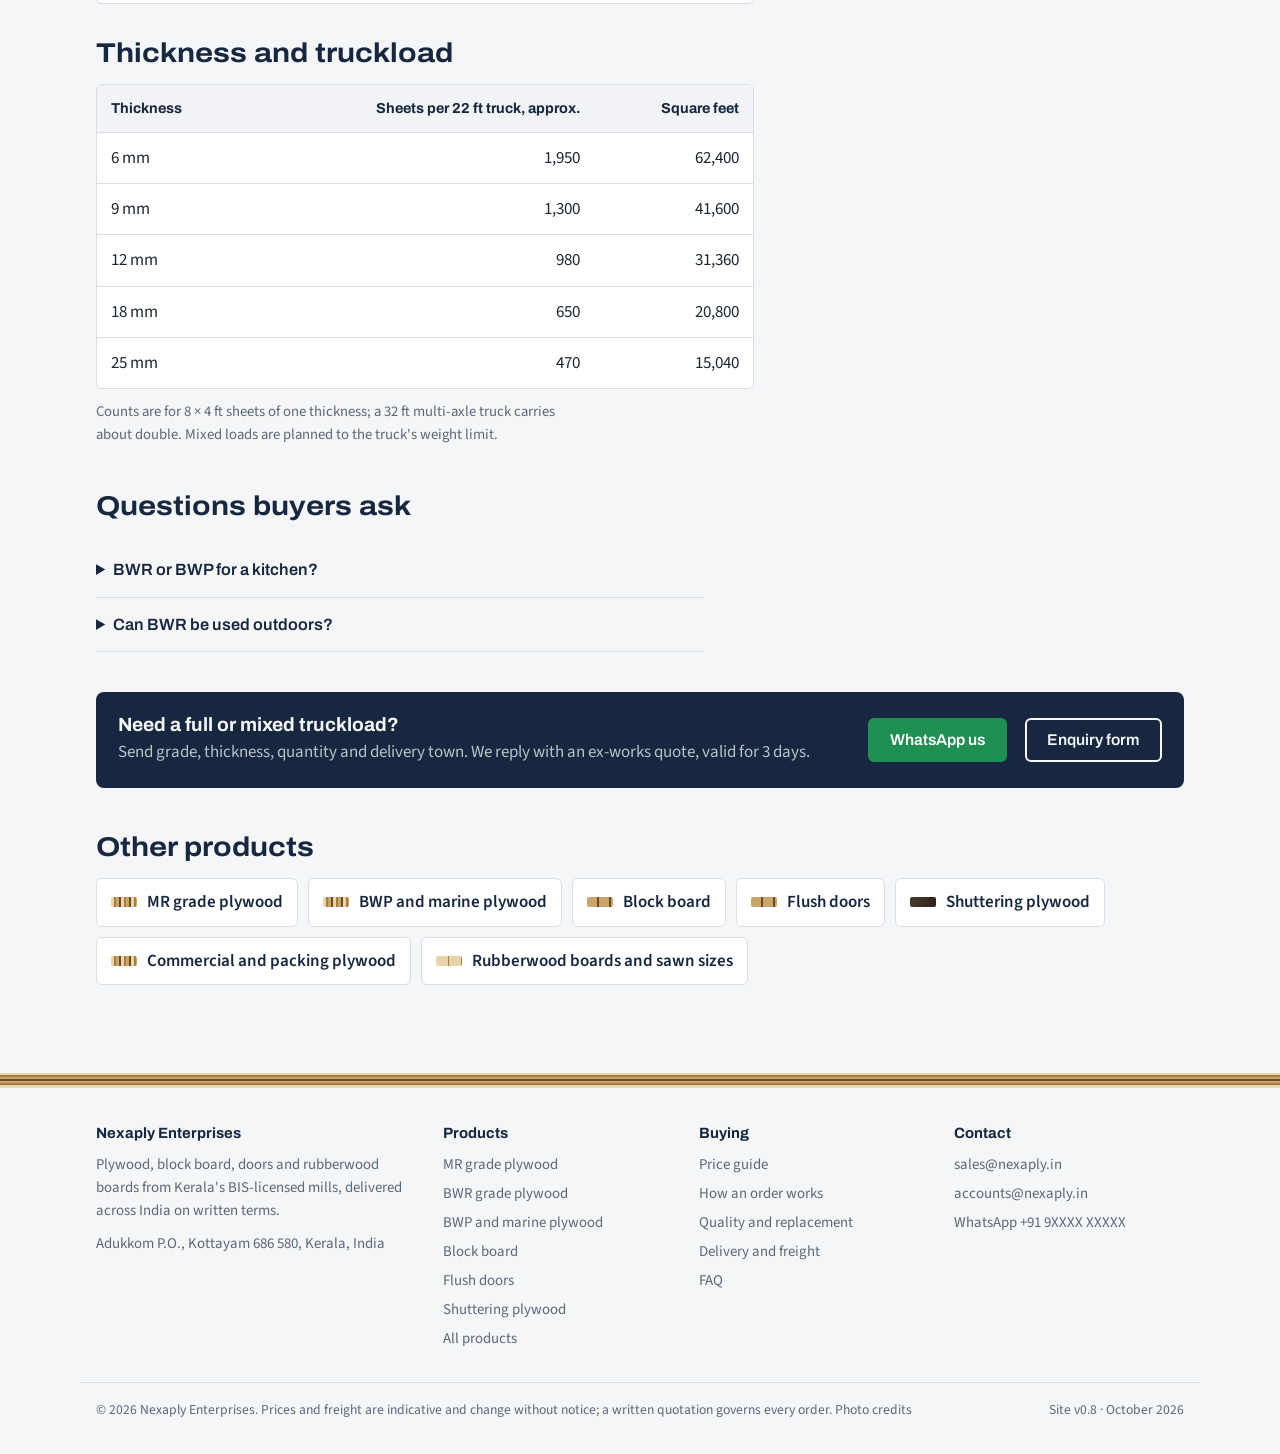
<file: products/bwr-plywood.html>
<!DOCTYPE html>
<html lang="en">
<head>
<meta charset="utf-8">
<meta name="viewport" content="width=device-width, initial-scale=1, viewport-fit=cover">
<title>BWR grade plywood (IS 303) – boiling water resistant plywood | Nexaply Enterprises</title>
<meta name="description" content="Boiling water resistant (BWR) plywood is bonded with a phenol-formaldehyde or phenol-modified resin, so the glue line survives repeated wetting. It is the ">
<link rel="icon" href="../assets/favicon.svg" type="image/svg+xml">
<link rel="preconnect" href="https://fonts.googleapis.com">
<link rel="preconnect" href="https://fonts.gstatic.com" crossorigin>
<link rel="stylesheet" href="https://fonts.googleapis.com/css2?family=Archivo:wdth,wght@100,400;100,600;100,700;112,700;112,800&family=Source+Sans+3:ital,wght@0,400;0,600;1,400&display=swap">
<link rel="stylesheet" href="../css/style.css">
</head>
<body>
<header>
  <div class="wrap">
    <a class="brand" href="../index.html" aria-label="Nexaply Enterprises home">
      <img class="mark" src="../assets/logo-mark.svg" alt="" width="34" height="34">
      <b>NEXAPLY</b><span>Enterprises</span></a>
    <nav aria-label="Sections">
      <a href="../products/index.html">Products</a>
      <a href="../index.html#prices">Price guide</a>
      <a href="../index.html#how">How we work</a>
      <a href="../index.html#quality">Quality</a>
      <a href="../index.html#delivery">Delivery</a>
      <a href="../index.html#about">About</a>
      <a href="../index.html#faq">FAQ</a>
    </nav>
    <div class="hdr-cta">
      <a class="btn alt" href="../index.html#contact">Get a quote</a>
      <a class="btn wa" href="https://wa.me/919XXXXXXXXX?text=Hello%20Nexaply%2C%20I%20need%20a%20quote%20for%20plywood." target="_blank" rel="noopener">WhatsApp</a>
    </div>
  </div>
</header>
<div class="ply" aria-hidden="true"></div>

<main>
<section class="phero">
  <div class="wrap">
    <p class="crumb"><a href="../index.html">Home</a> / <a href="index.html">Products</a> / BWR grade plywood</p>
    <div class="pgrid">
      <div>
        <span class="std">IS 303 · BWR GRADE</span>
        <h1>BWR grade plywood</h1>
        <p class="lede">Boiling water resistant (BWR) plywood is bonded with a phenol-formaldehyde or phenol-modified resin, so the glue line survives repeated wetting. It is the grade most modular kitchen and bathroom vanity makers specify, and costs well below marine plywood.</p>
        <div class="cta-row">
          <a class="btn wa" href="https://wa.me/919XXXXXXXXX?text=Hello%20Nexaply%2C%20I%20need%20a%20quote%20for%20BWR%20grade%20plywood." target="_blank" rel="noopener">Ask for a quote on WhatsApp</a>
          <a class="btn alt" href="../index.html#prices">See indicative prices</a>
        </div>
      </div>
      <figure class="pfig main"><img src="../assets/photos/bwr1.jpg" alt="Close-up of a plywood edge showing multiple bonded plies" loading="lazy" width="1200" height="898"><figcaption>Multi-ply construction: each veneer is laid across the one below. <span class="cr">Photo: Rotor DB at English Wikipedia, CC BY-SA 3.0, via Wikimedia Commons</span></figcaption></figure>
    </div>
  </div>
</section>
<section class="pbody">
  <div class="wrap">
    <div class="pcols">
      <div>
        <h2>Specifications</h2>
        <div class="tbl spec-t"><table><tbody><tr><th scope="row">Standard</th><td>IS 303, BWR grade, ISI-marked</td></tr><tr><th scope="row">Bonding</th><td>Phenol-formaldehyde (PF) or melamine/phenol-modified resin</td></tr><tr><th scope="row">Core</th><td>Rubberwood or hardwood veneers; hardwood core on request</td></tr><tr><th scope="row">Faces</th><td>Hardwood or gurjan face</td></tr><tr><th scope="row">Thickness</th><td>6, 9, 12, 15, 18 and 25 mm</td></tr><tr><th scope="row">Moisture content</th><td>5–15% at dispatch</td></tr><tr><th scope="row">Finish</th><td>Sanded both sides</td></tr><tr><th scope="row">Colour of glue line</th><td>Dark brown glue line visible on the edge (PF resin)</td></tr></tbody></table></div>
        <h2>Sheet sizes</h2>
<div class="tbl"><table><thead><tr><th>Size</th><th>In feet</th><th>Availability</th></tr></thead><tbody><tr><td>2440 × 1220 mm</td><td>8 × 4 ft</td><td>Standard; most stock</td></tr><tr><td>2135 × 1220 mm</td><td>7 × 4 ft</td><td>Common for furniture</td></tr><tr><td>1830 × 1220 mm</td><td>6 × 4 ft</td><td>Furniture, packing</td></tr><tr><td>2440 × 915 mm</td><td>8 × 3 ft</td><td>On order</td></tr><tr><td>2135 × 915 mm</td><td>7 × 3 ft</td><td>On order</td></tr><tr><td>1830 × 915 mm</td><td>6 × 3 ft</td><td>On order</td></tr></tbody></table></div>
        <h2>Thickness and truckload</h2>
<div class="tbl"><table><thead><tr><th>Thickness</th><th class="num">Sheets per 22 ft truck, approx.</th><th class="num">Square feet</th></tr></thead><tbody><tr><td>6 mm</td><td class="num">1,950</td><td class="num">62,400</td></tr><tr><td>9 mm</td><td class="num">1,300</td><td class="num">41,600</td></tr><tr><td>12 mm</td><td class="num">980</td><td class="num">31,360</td></tr><tr><td>18 mm</td><td class="num">650</td><td class="num">20,800</td></tr><tr><td>25 mm</td><td class="num">470</td><td class="num">15,040</td></tr></tbody></table></div>
<p class="note">Counts are for 8 × 4 ft sheets of one thickness; a 32 ft multi-axle truck carries about double. Mixed loads are planned to the truck's weight limit.</p>
      </div>
      <aside>
        <figure class="pfig"><img src="../assets/photos/bwr2.jpg" alt="Furniture corner made from multi-ply plywood with exposed edges" loading="lazy" width="1200" height="900"><figcaption>Furniture built from multi-ply board, edges left exposed. <span class="cr">Photo: Lutzeputz, CC BY-SA 3.0, via Wikimedia Commons</span></figcaption></figure>
        <div class="card"><h3>Where it is used</h3><ul><li>Modular kitchens, including sink units</li><li>Bathroom vanities and utility areas</li><li>Semi-exposed furniture in coastal and humid regions</li><li>Shop fittings and display units</li></ul><p class="spec">For permanent exterior exposure, boat building or bus and truck bodies, use BWP or IS 710 marine plywood.</p></div>
        <div class="card"><h3>What we check before loading</h3><ul><li>The dark phenolic glue line on the edge is the quickest visual check against MR stock sold as BWR.</li><li>Ask for the mill test certificate; we send it with the invoice.</li><li>Check that the face carries &quot;BWR&quot; with the ISI mark and licence number.</li></ul></div>
      </aside>
    </div>
    <h2 style="margin-top:44px">Questions buyers ask</h2>
    <div class="faq"><details><summary>BWR or BWP for a kitchen?</summary><p>BWR is enough for most kitchens. Choose BWP if the kitchen is in a very humid coastal area or the sink cabinet is likely to see standing water.</p></details><details><summary>Can BWR be used outdoors?</summary><p>Only under cover. Unprotected outdoor use needs BWP or marine plywood, with sealed edges.</p></details></div>
    <div class="pcta">
      <div><h3>Need a full or mixed truckload?</h3><p>Send grade, thickness, quantity and delivery town. We reply with an ex-works quote, valid for 3 days.</p></div>
      <a class="btn wa" href="https://wa.me/919XXXXXXXXX?text=Hello%20Nexaply%2C%20I%20need%20a%20quote%20for%20BWR%20grade%20plywood." target="_blank" rel="noopener">WhatsApp us</a>
      <a class="btn alt" href="../index.html#contact">Enquiry form</a>
    </div>
    <h2 style="margin-top:44px">Other products</h2>
    <div class="pchips"><a class="pchip" href="mr-plywood.html"><span class="edge"></span>MR grade plywood</a><a class="pchip" href="marine-plywood.html"><span class="edge"></span>BWP and marine plywood</a><a class="pchip" href="block-board.html"><span class="edge d3"></span>Block board</a><a class="pchip" href="flush-doors.html"><span class="edge d3"></span>Flush doors</a><a class="pchip" href="shuttering-plywood.html"><span class="edge film"></span>Shuttering plywood</a><a class="pchip" href="commercial-packing-plywood.html"><span class="edge"></span>Commercial and packing plywood</a><a class="pchip" href="rubberwood-boards.html"><span class="edge fj"></span>Rubberwood boards and sawn sizes</a></div>
  </div>
</section>
</main>

<div class="ply" aria-hidden="true"></div>
<footer>
  <div class="wrap">
    <div><b>Nexaply Enterprises</b><p>Plywood, block board, doors and rubberwood boards from Kerala's BIS-licensed mills, delivered across India on written terms.</p><p style="margin-top:10px">Adukkom P.O., Kottayam 686 580, Kerala, India</p></div>
    <div><b>Products</b><a href="../products/mr-plywood.html">MR grade plywood</a><a href="../products/bwr-plywood.html">BWR grade plywood</a><a href="../products/marine-plywood.html">BWP and marine plywood</a><a href="../products/block-board.html">Block board</a><a href="../products/flush-doors.html">Flush doors</a><a href="../products/shuttering-plywood.html">Shuttering plywood</a><a href="../products/index.html">All products</a></div>
    <div><b>Buying</b><a href="../index.html#prices">Price guide</a><a href="../index.html#how">How an order works</a><a href="../index.html#quality">Quality and replacement</a><a href="../index.html#delivery">Delivery and freight</a><a href="../index.html#faq">FAQ</a></div>
    <div><b>Contact</b><a href="../index.html#contact">sales@nexaply.in</a><a href="../index.html#contact">accounts@nexaply.in</a><a href="../index.html#contact">WhatsApp +91 9XXXX XXXXX</a></div>
  </div>
  <div class="wrap legal"><span>© 2026 Nexaply Enterprises. Prices and freight are indicative and change without notice; a written quotation governs every order. <a href="../credits.html">Photo credits</a></span><span>Site v0.8 · October 2026</span></div>
</footer>
<a class="fab" href="https://wa.me/919XXXXXXXXX?text=Hello%20Nexaply%2C%20I%20need%20a%20quote%20for%20plywood." target="_blank" rel="noopener" aria-label="Chat on WhatsApp">
  <svg viewBox="0 0 24 24" aria-hidden="true"><path d="M12 2a10 10 0 0 0-8.6 15.1L2 22l5-1.3A10 10 0 1 0 12 2zm0 18.2a8.2 8.2 0 0 1-4.2-1.2l-.3-.2-3 .8.8-2.9-.2-.3A8.2 8.2 0 1 1 12 20.2zm4.5-6.1c-.2-.1-1.5-.7-1.7-.8s-.4-.1-.6.1-.6.8-.8 1-.3.2-.5.1a6.7 6.7 0 0 1-3.3-2.9c-.3-.4.2-.4.7-1.3.1-.2 0-.3 0-.5l-.8-1.8c-.2-.5-.4-.4-.6-.4h-.5a1 1 0 0 0-.7.3 3 3 0 0 0-.9 2.2 5.2 5.2 0 0 0 1.1 2.8 11.9 11.9 0 0 0 4.6 4c1.7.7 2.3.8 3.2.7a2.7 2.7 0 0 0 1.8-1.3 2.2 2.2 0 0 0 .1-1.3c0-.1-.2-.2-.5-.3z"/></svg>
  WhatsApp
</a>
</body>
</html>
</file>
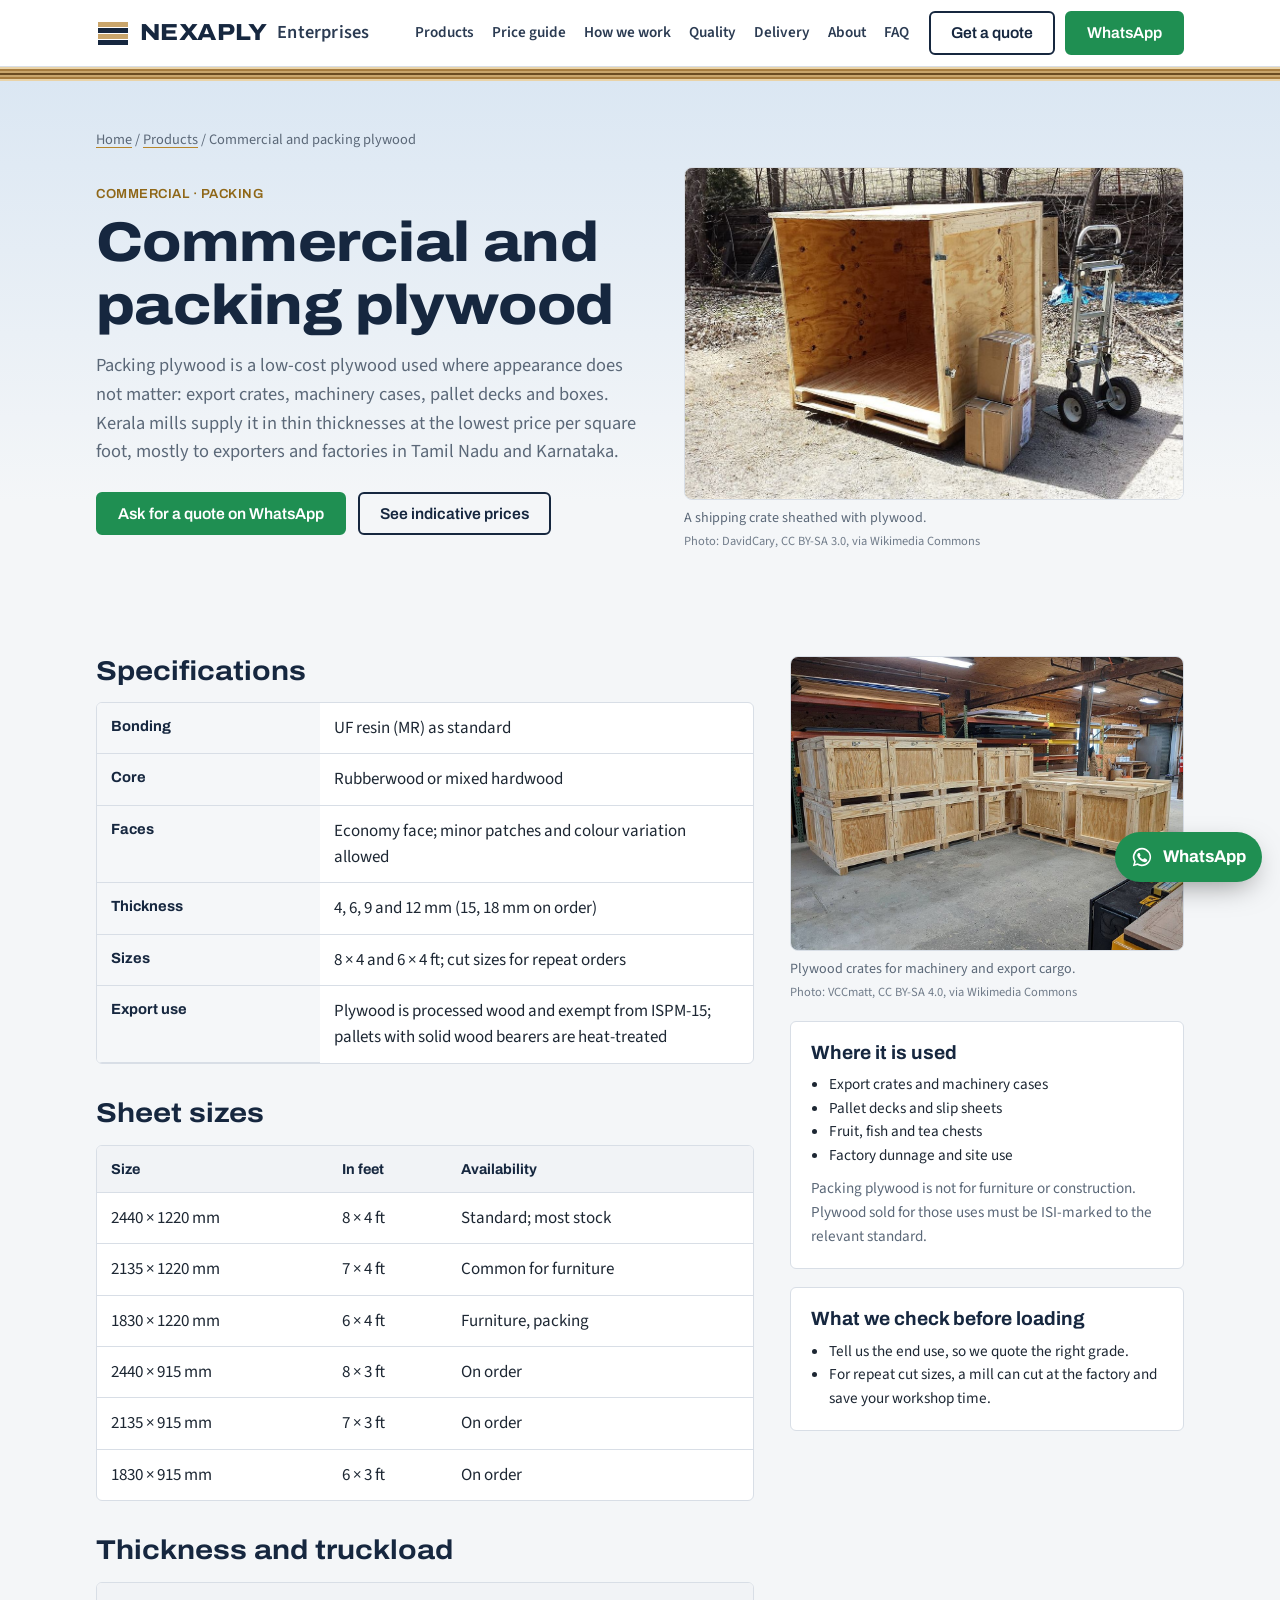
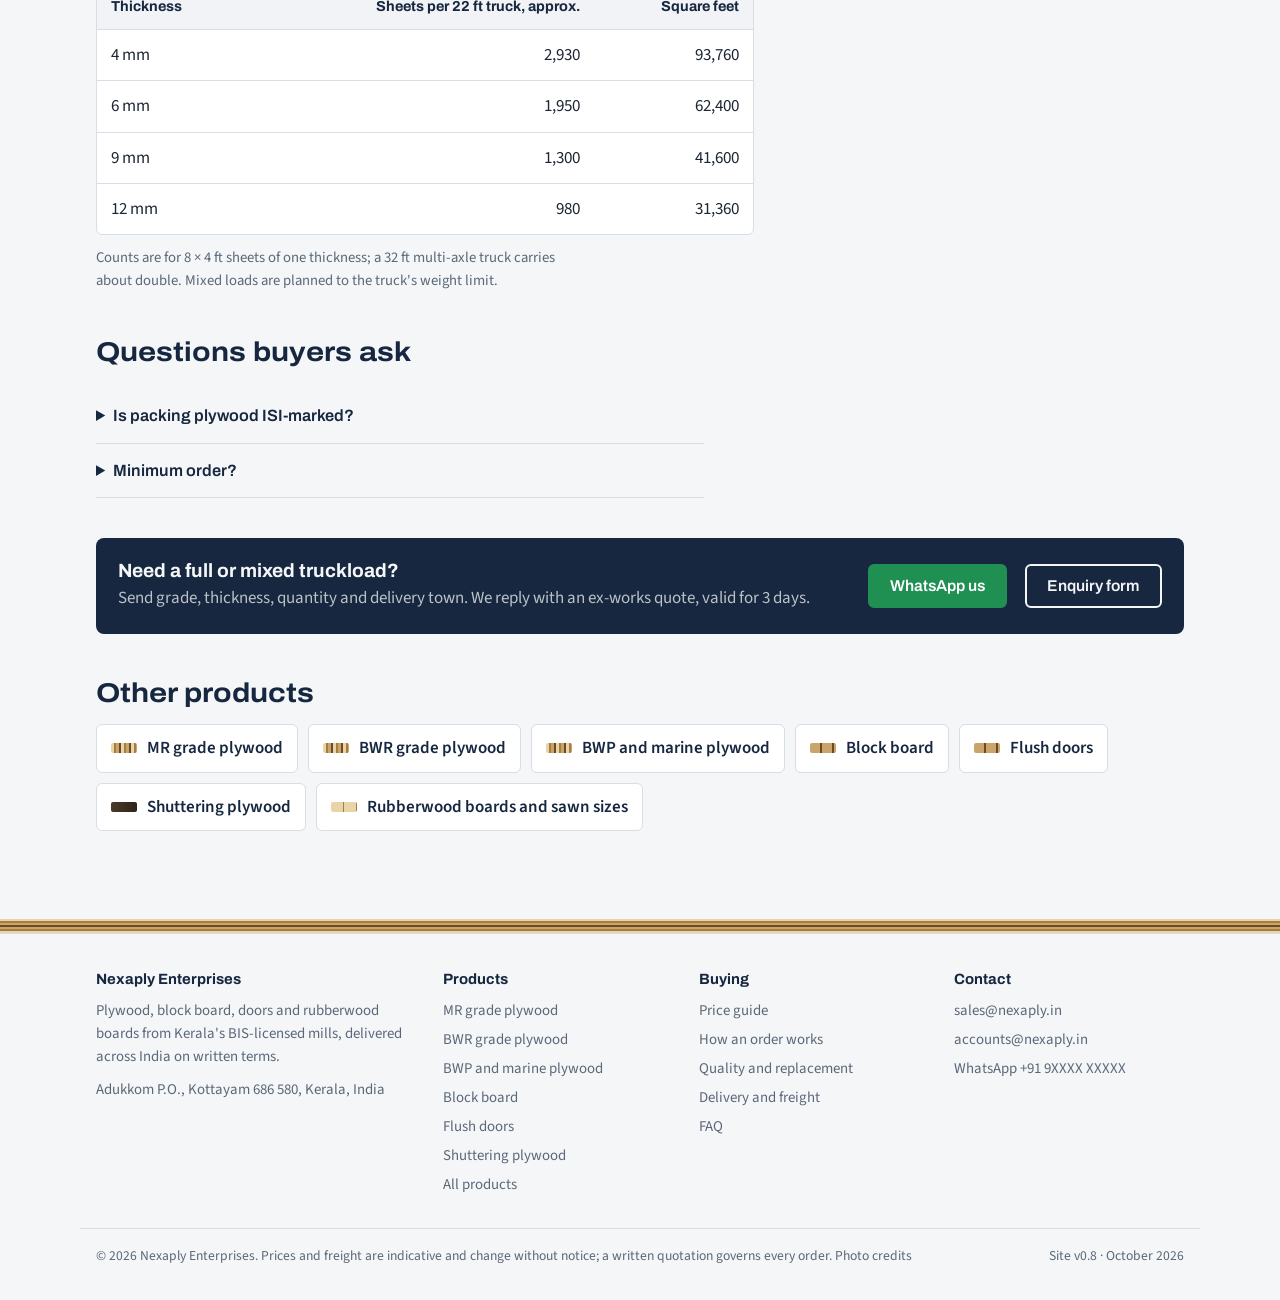
<file: products/commercial-packing-plywood.html>
<!DOCTYPE html>
<html lang="en">
<head>
<meta charset="utf-8">
<meta name="viewport" content="width=device-width, initial-scale=1, viewport-fit=cover">
<title>Commercial and packing plywood – economy grades for crates, pallets and boxes | Nexaply Enterprises</title>
<meta name="description" content="Packing plywood is a low-cost plywood used where appearance does not matter: export crates, machinery cases, pallet decks and boxes. Kerala mills supply it">
<link rel="icon" href="../assets/favicon.svg" type="image/svg+xml">
<link rel="preconnect" href="https://fonts.googleapis.com">
<link rel="preconnect" href="https://fonts.gstatic.com" crossorigin>
<link rel="stylesheet" href="https://fonts.googleapis.com/css2?family=Archivo:wdth,wght@100,400;100,600;100,700;112,700;112,800&family=Source+Sans+3:ital,wght@0,400;0,600;1,400&display=swap">
<link rel="stylesheet" href="../css/style.css">
</head>
<body>
<header>
  <div class="wrap">
    <a class="brand" href="../index.html" aria-label="Nexaply Enterprises home">
      <img class="mark" src="../assets/logo-mark.svg" alt="" width="34" height="34">
      <b>NEXAPLY</b><span>Enterprises</span></a>
    <nav aria-label="Sections">
      <a href="../products/index.html">Products</a>
      <a href="../index.html#prices">Price guide</a>
      <a href="../index.html#how">How we work</a>
      <a href="../index.html#quality">Quality</a>
      <a href="../index.html#delivery">Delivery</a>
      <a href="../index.html#about">About</a>
      <a href="../index.html#faq">FAQ</a>
    </nav>
    <div class="hdr-cta">
      <a class="btn alt" href="../index.html#contact">Get a quote</a>
      <a class="btn wa" href="https://wa.me/919XXXXXXXXX?text=Hello%20Nexaply%2C%20I%20need%20a%20quote%20for%20plywood." target="_blank" rel="noopener">WhatsApp</a>
    </div>
  </div>
</header>
<div class="ply" aria-hidden="true"></div>

<main>
<section class="phero">
  <div class="wrap">
    <p class="crumb"><a href="../index.html">Home</a> / <a href="index.html">Products</a> / Commercial and packing plywood</p>
    <div class="pgrid">
      <div>
        <span class="std">COMMERCIAL · PACKING</span>
        <h1>Commercial and packing plywood</h1>
        <p class="lede">Packing plywood is a low-cost plywood used where appearance does not matter: export crates, machinery cases, pallet decks and boxes. Kerala mills supply it in thin thicknesses at the lowest price per square foot, mostly to exporters and factories in Tamil Nadu and Karnataka.</p>
        <div class="cta-row">
          <a class="btn wa" href="https://wa.me/919XXXXXXXXX?text=Hello%20Nexaply%2C%20I%20need%20a%20quote%20for%20Commercial%20and%20packing%20plywood." target="_blank" rel="noopener">Ask for a quote on WhatsApp</a>
          <a class="btn alt" href="../index.html#prices">See indicative prices</a>
        </div>
      </div>
      <figure class="pfig main"><img src="../assets/photos/pk1.jpg" alt="Shipping crate sheathed with plywood" loading="lazy" width="1200" height="675"><figcaption>A shipping crate sheathed with plywood. <span class="cr">Photo: DavidCary, CC BY-SA 3.0, via Wikimedia Commons</span></figcaption></figure>
    </div>
  </div>
</section>
<section class="pbody">
  <div class="wrap">
    <div class="pcols">
      <div>
        <h2>Specifications</h2>
        <div class="tbl spec-t"><table><tbody><tr><th scope="row">Bonding</th><td>UF resin (MR) as standard</td></tr><tr><th scope="row">Core</th><td>Rubberwood or mixed hardwood</td></tr><tr><th scope="row">Faces</th><td>Economy face; minor patches and colour variation allowed</td></tr><tr><th scope="row">Thickness</th><td>4, 6, 9 and 12 mm (15, 18 mm on order)</td></tr><tr><th scope="row">Sizes</th><td>8 × 4 and 6 × 4 ft; cut sizes for repeat orders</td></tr><tr><th scope="row">Export use</th><td>Plywood is processed wood and exempt from ISPM-15; pallets with solid wood bearers are heat-treated</td></tr></tbody></table></div>
        <h2>Sheet sizes</h2>
<div class="tbl"><table><thead><tr><th>Size</th><th>In feet</th><th>Availability</th></tr></thead><tbody><tr><td>2440 × 1220 mm</td><td>8 × 4 ft</td><td>Standard; most stock</td></tr><tr><td>2135 × 1220 mm</td><td>7 × 4 ft</td><td>Common for furniture</td></tr><tr><td>1830 × 1220 mm</td><td>6 × 4 ft</td><td>Furniture, packing</td></tr><tr><td>2440 × 915 mm</td><td>8 × 3 ft</td><td>On order</td></tr><tr><td>2135 × 915 mm</td><td>7 × 3 ft</td><td>On order</td></tr><tr><td>1830 × 915 mm</td><td>6 × 3 ft</td><td>On order</td></tr></tbody></table></div>
        <h2>Thickness and truckload</h2>
<div class="tbl"><table><thead><tr><th>Thickness</th><th class="num">Sheets per 22 ft truck, approx.</th><th class="num">Square feet</th></tr></thead><tbody><tr><td>4 mm</td><td class="num">2,930</td><td class="num">93,760</td></tr><tr><td>6 mm</td><td class="num">1,950</td><td class="num">62,400</td></tr><tr><td>9 mm</td><td class="num">1,300</td><td class="num">41,600</td></tr><tr><td>12 mm</td><td class="num">980</td><td class="num">31,360</td></tr></tbody></table></div>
<p class="note">Counts are for 8 × 4 ft sheets of one thickness; a 32 ft multi-axle truck carries about double. Mixed loads are planned to the truck's weight limit.</p>
      </div>
      <aside>
        <figure class="pfig"><img src="../assets/photos/pk2.jpg" alt="Several plywood shipping crates in a warehouse" loading="lazy" width="1200" height="900"><figcaption>Plywood crates for machinery and export cargo. <span class="cr">Photo: VCCmatt, CC BY-SA 4.0, via Wikimedia Commons</span></figcaption></figure>
        <div class="card"><h3>Where it is used</h3><ul><li>Export crates and machinery cases</li><li>Pallet decks and slip sheets</li><li>Fruit, fish and tea chests</li><li>Factory dunnage and site use</li></ul><p class="spec">Packing plywood is not for furniture or construction. Plywood sold for those uses must be ISI-marked to the relevant standard.</p></div>
        <div class="card"><h3>What we check before loading</h3><ul><li>Tell us the end use, so we quote the right grade.</li><li>For repeat cut sizes, a mill can cut at the factory and save your workshop time.</li></ul></div>
      </aside>
    </div>
    <h2 style="margin-top:44px">Questions buyers ask</h2>
    <div class="faq"><details><summary>Is packing plywood ISI-marked?</summary><p>Plywood for general use must carry the ISI mark under the Quality Control Order. We sell packing grade only for packing use and invoice it as such.</p></details><details><summary>Minimum order?</summary><p>One bundle can go in a mixed load; a full truck gets the best rate.</p></details></div>
    <div class="pcta">
      <div><h3>Need a full or mixed truckload?</h3><p>Send grade, thickness, quantity and delivery town. We reply with an ex-works quote, valid for 3 days.</p></div>
      <a class="btn wa" href="https://wa.me/919XXXXXXXXX?text=Hello%20Nexaply%2C%20I%20need%20a%20quote%20for%20Commercial%20and%20packing%20plywood." target="_blank" rel="noopener">WhatsApp us</a>
      <a class="btn alt" href="../index.html#contact">Enquiry form</a>
    </div>
    <h2 style="margin-top:44px">Other products</h2>
    <div class="pchips"><a class="pchip" href="mr-plywood.html"><span class="edge"></span>MR grade plywood</a><a class="pchip" href="bwr-plywood.html"><span class="edge"></span>BWR grade plywood</a><a class="pchip" href="marine-plywood.html"><span class="edge"></span>BWP and marine plywood</a><a class="pchip" href="block-board.html"><span class="edge d3"></span>Block board</a><a class="pchip" href="flush-doors.html"><span class="edge d3"></span>Flush doors</a><a class="pchip" href="shuttering-plywood.html"><span class="edge film"></span>Shuttering plywood</a><a class="pchip" href="rubberwood-boards.html"><span class="edge fj"></span>Rubberwood boards and sawn sizes</a></div>
  </div>
</section>
</main>

<div class="ply" aria-hidden="true"></div>
<footer>
  <div class="wrap">
    <div><b>Nexaply Enterprises</b><p>Plywood, block board, doors and rubberwood boards from Kerala's BIS-licensed mills, delivered across India on written terms.</p><p style="margin-top:10px">Adukkom P.O., Kottayam 686 580, Kerala, India</p></div>
    <div><b>Products</b><a href="../products/mr-plywood.html">MR grade plywood</a><a href="../products/bwr-plywood.html">BWR grade plywood</a><a href="../products/marine-plywood.html">BWP and marine plywood</a><a href="../products/block-board.html">Block board</a><a href="../products/flush-doors.html">Flush doors</a><a href="../products/shuttering-plywood.html">Shuttering plywood</a><a href="../products/index.html">All products</a></div>
    <div><b>Buying</b><a href="../index.html#prices">Price guide</a><a href="../index.html#how">How an order works</a><a href="../index.html#quality">Quality and replacement</a><a href="../index.html#delivery">Delivery and freight</a><a href="../index.html#faq">FAQ</a></div>
    <div><b>Contact</b><a href="../index.html#contact">sales@nexaply.in</a><a href="../index.html#contact">accounts@nexaply.in</a><a href="../index.html#contact">WhatsApp +91 9XXXX XXXXX</a></div>
  </div>
  <div class="wrap legal"><span>© 2026 Nexaply Enterprises. Prices and freight are indicative and change without notice; a written quotation governs every order. <a href="../credits.html">Photo credits</a></span><span>Site v0.8 · October 2026</span></div>
</footer>
<a class="fab" href="https://wa.me/919XXXXXXXXX?text=Hello%20Nexaply%2C%20I%20need%20a%20quote%20for%20plywood." target="_blank" rel="noopener" aria-label="Chat on WhatsApp">
  <svg viewBox="0 0 24 24" aria-hidden="true"><path d="M12 2a10 10 0 0 0-8.6 15.1L2 22l5-1.3A10 10 0 1 0 12 2zm0 18.2a8.2 8.2 0 0 1-4.2-1.2l-.3-.2-3 .8.8-2.9-.2-.3A8.2 8.2 0 1 1 12 20.2zm4.5-6.1c-.2-.1-1.5-.7-1.7-.8s-.4-.1-.6.1-.6.8-.8 1-.3.2-.5.1a6.7 6.7 0 0 1-3.3-2.9c-.3-.4.2-.4.7-1.3.1-.2 0-.3 0-.5l-.8-1.8c-.2-.5-.4-.4-.6-.4h-.5a1 1 0 0 0-.7.3 3 3 0 0 0-.9 2.2 5.2 5.2 0 0 0 1.1 2.8 11.9 11.9 0 0 0 4.6 4c1.7.7 2.3.8 3.2.7a2.7 2.7 0 0 0 1.8-1.3 2.2 2.2 0 0 0 .1-1.3c0-.1-.2-.2-.5-.3z"/></svg>
  WhatsApp
</a>
</body>
</html>
</file>
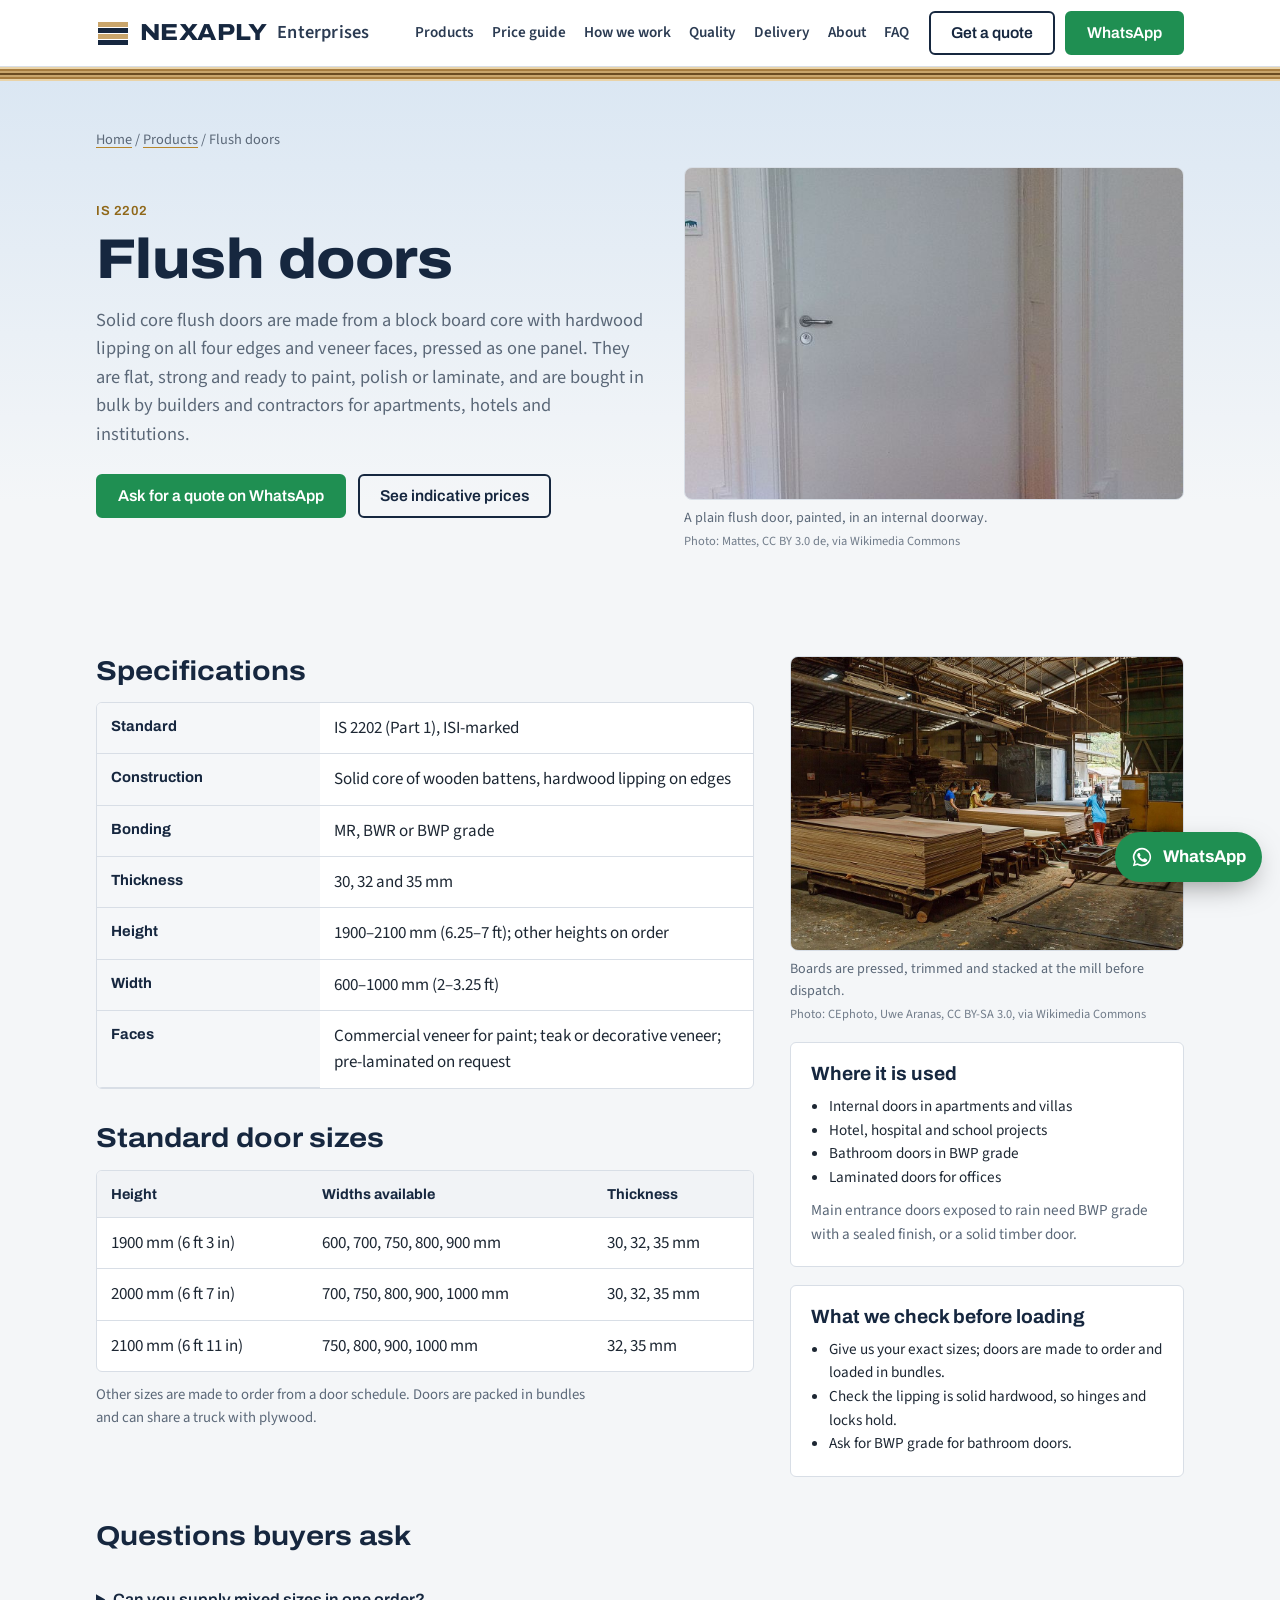
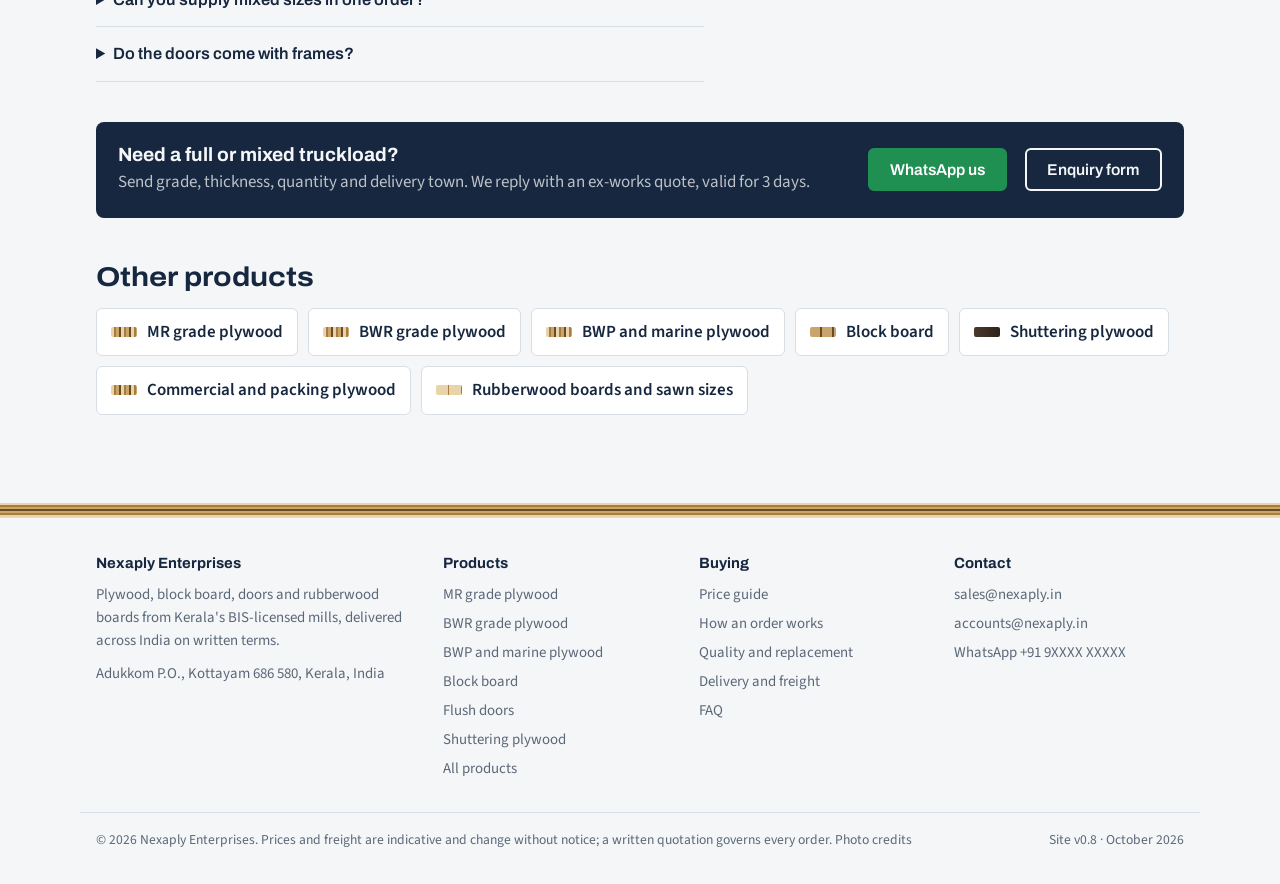
<file: products/flush-doors.html>
<!DOCTYPE html>
<html lang="en">
<head>
<meta charset="utf-8">
<meta name="viewport" content="width=device-width, initial-scale=1, viewport-fit=cover">
<title>Flush doors (IS 2202) – solid core doors from Kerala mills | Nexaply Enterprises</title>
<meta name="description" content="Solid core flush doors are made from a block board core with hardwood lipping on all four edges and veneer faces, pressed as one panel. They are flat, stro">
<link rel="icon" href="../assets/favicon.svg" type="image/svg+xml">
<link rel="preconnect" href="https://fonts.googleapis.com">
<link rel="preconnect" href="https://fonts.gstatic.com" crossorigin>
<link rel="stylesheet" href="https://fonts.googleapis.com/css2?family=Archivo:wdth,wght@100,400;100,600;100,700;112,700;112,800&family=Source+Sans+3:ital,wght@0,400;0,600;1,400&display=swap">
<link rel="stylesheet" href="../css/style.css">
</head>
<body>
<header>
  <div class="wrap">
    <a class="brand" href="../index.html" aria-label="Nexaply Enterprises home">
      <img class="mark" src="../assets/logo-mark.svg" alt="" width="34" height="34">
      <b>NEXAPLY</b><span>Enterprises</span></a>
    <nav aria-label="Sections">
      <a href="../products/index.html">Products</a>
      <a href="../index.html#prices">Price guide</a>
      <a href="../index.html#how">How we work</a>
      <a href="../index.html#quality">Quality</a>
      <a href="../index.html#delivery">Delivery</a>
      <a href="../index.html#about">About</a>
      <a href="../index.html#faq">FAQ</a>
    </nav>
    <div class="hdr-cta">
      <a class="btn alt" href="../index.html#contact">Get a quote</a>
      <a class="btn wa" href="https://wa.me/919XXXXXXXXX?text=Hello%20Nexaply%2C%20I%20need%20a%20quote%20for%20plywood." target="_blank" rel="noopener">WhatsApp</a>
    </div>
  </div>
</header>
<div class="ply" aria-hidden="true"></div>

<main>
<section class="phero">
  <div class="wrap">
    <p class="crumb"><a href="../index.html">Home</a> / <a href="index.html">Products</a> / Flush doors</p>
    <div class="pgrid">
      <div>
        <span class="std">IS 2202</span>
        <h1>Flush doors</h1>
        <p class="lede">Solid core flush doors are made from a block board core with hardwood lipping on all four edges and veneer faces, pressed as one panel. They are flat, strong and ready to paint, polish or laminate, and are bought in bulk by builders and contractors for apartments, hotels and institutions.</p>
        <div class="cta-row">
          <a class="btn wa" href="https://wa.me/919XXXXXXXXX?text=Hello%20Nexaply%2C%20I%20need%20a%20quote%20for%20Flush%20doors." target="_blank" rel="noopener">Ask for a quote on WhatsApp</a>
          <a class="btn alt" href="../index.html#prices">See indicative prices</a>
        </div>
      </div>
      <figure class="pfig main"><img src="../assets/photos/fd1.jpg" alt="Plain flush door with painted finish in an internal doorway" loading="lazy" width="675" height="1200"><figcaption>A plain flush door, painted, in an internal doorway. <span class="cr">Photo: Mattes, CC BY 3.0 de, via Wikimedia Commons</span></figcaption></figure>
    </div>
  </div>
</section>
<section class="pbody">
  <div class="wrap">
    <div class="pcols">
      <div>
        <h2>Specifications</h2>
        <div class="tbl spec-t"><table><tbody><tr><th scope="row">Standard</th><td>IS 2202 (Part 1), ISI-marked</td></tr><tr><th scope="row">Construction</th><td>Solid core of wooden battens, hardwood lipping on edges</td></tr><tr><th scope="row">Bonding</th><td>MR, BWR or BWP grade</td></tr><tr><th scope="row">Thickness</th><td>30, 32 and 35 mm</td></tr><tr><th scope="row">Height</th><td>1900–2100 mm (6.25–7 ft); other heights on order</td></tr><tr><th scope="row">Width</th><td>600–1000 mm (2–3.25 ft)</td></tr><tr><th scope="row">Faces</th><td>Commercial veneer for paint; teak or decorative veneer; pre-laminated on request</td></tr></tbody></table></div>
        <h2>Standard door sizes</h2>
<div class="tbl"><table><thead><tr><th>Height</th><th>Widths available</th><th>Thickness</th></tr></thead><tbody>
<tr><td>1900 mm (6 ft 3 in)</td><td>600, 700, 750, 800, 900 mm</td><td>30, 32, 35 mm</td></tr>
<tr><td>2000 mm (6 ft 7 in)</td><td>700, 750, 800, 900, 1000 mm</td><td>30, 32, 35 mm</td></tr>
<tr><td>2100 mm (6 ft 11 in)</td><td>750, 800, 900, 1000 mm</td><td>32, 35 mm</td></tr>
</tbody></table></div><p class="note">Other sizes are made to order from a door schedule. Doors are packed in bundles and can share a truck with plywood.</p>
        
      </div>
      <aside>
        <figure class="pfig"><img src="../assets/photos/fd2.jpg" alt="Finished boards stacked after pressing and trimming in a mill" loading="lazy" width="1200" height="800"><figcaption>Boards are pressed, trimmed and stacked at the mill before dispatch. <span class="cr">Photo: CEphoto, Uwe Aranas, CC BY-SA 3.0, via Wikimedia Commons</span></figcaption></figure>
        <div class="card"><h3>Where it is used</h3><ul><li>Internal doors in apartments and villas</li><li>Hotel, hospital and school projects</li><li>Bathroom doors in BWP grade</li><li>Laminated doors for offices</li></ul><p class="spec">Main entrance doors exposed to rain need BWP grade with a sealed finish, or a solid timber door.</p></div>
        <div class="card"><h3>What we check before loading</h3><ul><li>Give us your exact sizes; doors are made to order and loaded in bundles.</li><li>Check the lipping is solid hardwood, so hinges and locks hold.</li><li>Ask for BWP grade for bathroom doors.</li></ul></div>
      </aside>
    </div>
    <h2 style="margin-top:44px">Questions buyers ask</h2>
    <div class="faq"><details><summary>Can you supply mixed sizes in one order?</summary><p>Yes. Send a schedule of sizes and quantities; we load them with plywood or block board in the same truck.</p></details><details><summary>Do the doors come with frames?</summary><p>Frames are not standard. We can quote rubberwood or hardwood frames on request.</p></details></div>
    <div class="pcta">
      <div><h3>Need a full or mixed truckload?</h3><p>Send grade, thickness, quantity and delivery town. We reply with an ex-works quote, valid for 3 days.</p></div>
      <a class="btn wa" href="https://wa.me/919XXXXXXXXX?text=Hello%20Nexaply%2C%20I%20need%20a%20quote%20for%20Flush%20doors." target="_blank" rel="noopener">WhatsApp us</a>
      <a class="btn alt" href="../index.html#contact">Enquiry form</a>
    </div>
    <h2 style="margin-top:44px">Other products</h2>
    <div class="pchips"><a class="pchip" href="mr-plywood.html"><span class="edge"></span>MR grade plywood</a><a class="pchip" href="bwr-plywood.html"><span class="edge"></span>BWR grade plywood</a><a class="pchip" href="marine-plywood.html"><span class="edge"></span>BWP and marine plywood</a><a class="pchip" href="block-board.html"><span class="edge d3"></span>Block board</a><a class="pchip" href="shuttering-plywood.html"><span class="edge film"></span>Shuttering plywood</a><a class="pchip" href="commercial-packing-plywood.html"><span class="edge"></span>Commercial and packing plywood</a><a class="pchip" href="rubberwood-boards.html"><span class="edge fj"></span>Rubberwood boards and sawn sizes</a></div>
  </div>
</section>
</main>

<div class="ply" aria-hidden="true"></div>
<footer>
  <div class="wrap">
    <div><b>Nexaply Enterprises</b><p>Plywood, block board, doors and rubberwood boards from Kerala's BIS-licensed mills, delivered across India on written terms.</p><p style="margin-top:10px">Adukkom P.O., Kottayam 686 580, Kerala, India</p></div>
    <div><b>Products</b><a href="../products/mr-plywood.html">MR grade plywood</a><a href="../products/bwr-plywood.html">BWR grade plywood</a><a href="../products/marine-plywood.html">BWP and marine plywood</a><a href="../products/block-board.html">Block board</a><a href="../products/flush-doors.html">Flush doors</a><a href="../products/shuttering-plywood.html">Shuttering plywood</a><a href="../products/index.html">All products</a></div>
    <div><b>Buying</b><a href="../index.html#prices">Price guide</a><a href="../index.html#how">How an order works</a><a href="../index.html#quality">Quality and replacement</a><a href="../index.html#delivery">Delivery and freight</a><a href="../index.html#faq">FAQ</a></div>
    <div><b>Contact</b><a href="../index.html#contact">sales@nexaply.in</a><a href="../index.html#contact">accounts@nexaply.in</a><a href="../index.html#contact">WhatsApp +91 9XXXX XXXXX</a></div>
  </div>
  <div class="wrap legal"><span>© 2026 Nexaply Enterprises. Prices and freight are indicative and change without notice; a written quotation governs every order. <a href="../credits.html">Photo credits</a></span><span>Site v0.8 · October 2026</span></div>
</footer>
<a class="fab" href="https://wa.me/919XXXXXXXXX?text=Hello%20Nexaply%2C%20I%20need%20a%20quote%20for%20plywood." target="_blank" rel="noopener" aria-label="Chat on WhatsApp">
  <svg viewBox="0 0 24 24" aria-hidden="true"><path d="M12 2a10 10 0 0 0-8.6 15.1L2 22l5-1.3A10 10 0 1 0 12 2zm0 18.2a8.2 8.2 0 0 1-4.2-1.2l-.3-.2-3 .8.8-2.9-.2-.3A8.2 8.2 0 1 1 12 20.2zm4.5-6.1c-.2-.1-1.5-.7-1.7-.8s-.4-.1-.6.1-.6.8-.8 1-.3.2-.5.1a6.7 6.7 0 0 1-3.3-2.9c-.3-.4.2-.4.7-1.3.1-.2 0-.3 0-.5l-.8-1.8c-.2-.5-.4-.4-.6-.4h-.5a1 1 0 0 0-.7.3 3 3 0 0 0-.9 2.2 5.2 5.2 0 0 0 1.1 2.8 11.9 11.9 0 0 0 4.6 4c1.7.7 2.3.8 3.2.7a2.7 2.7 0 0 0 1.8-1.3 2.2 2.2 0 0 0 .1-1.3c0-.1-.2-.2-.5-.3z"/></svg>
  WhatsApp
</a>
</body>
</html>
</file>
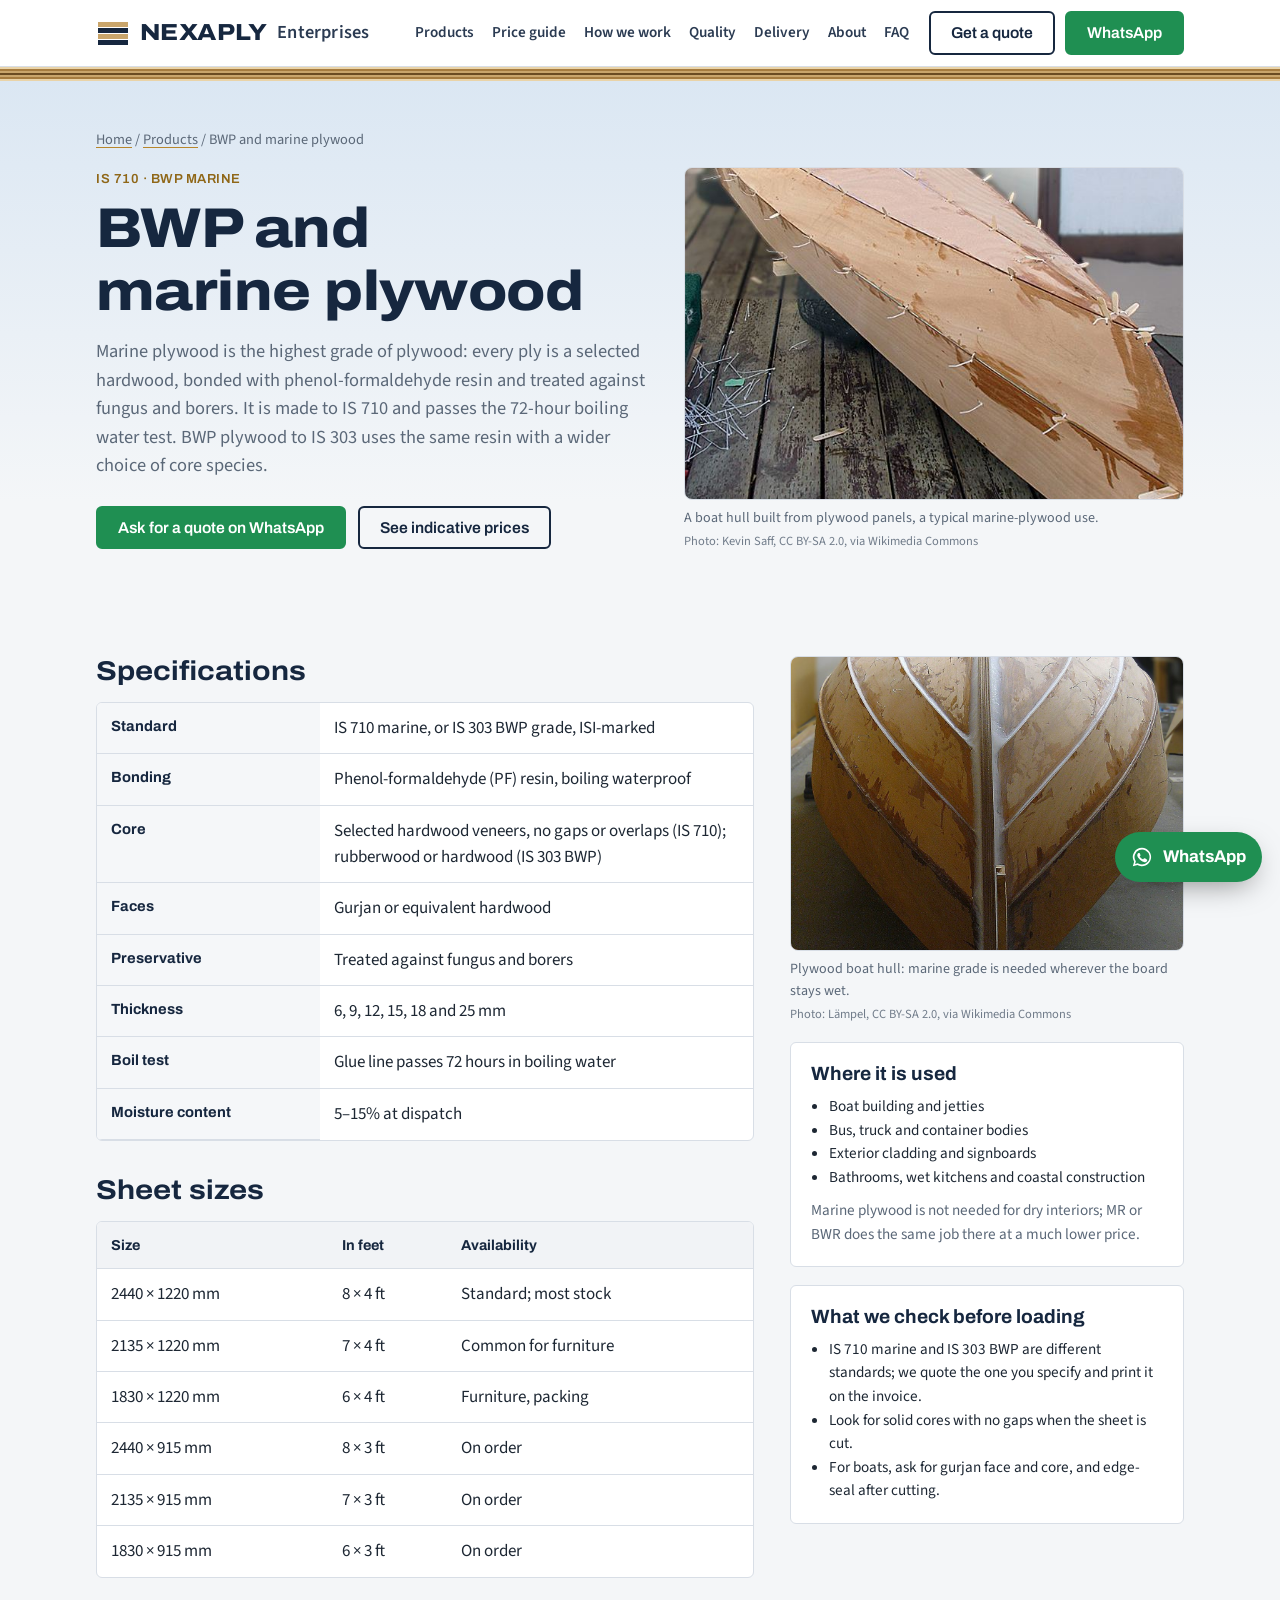
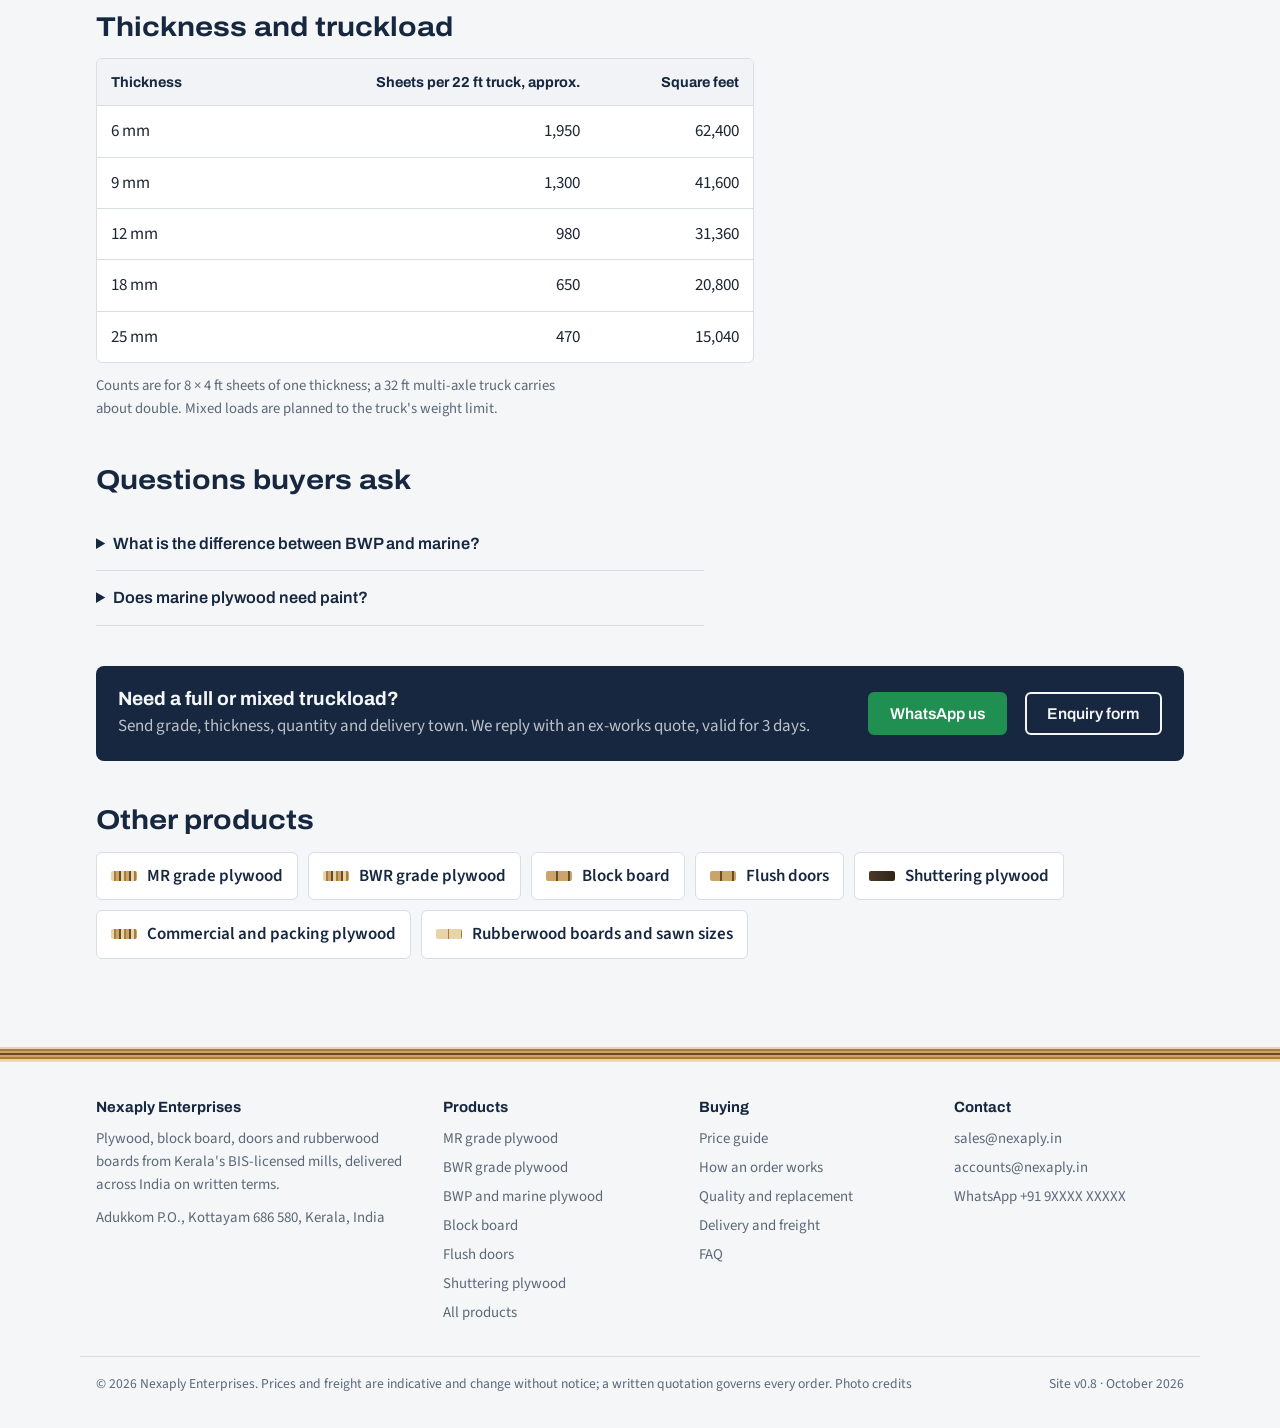
<file: products/marine-plywood.html>
<!DOCTYPE html>
<html lang="en">
<head>
<meta charset="utf-8">
<meta name="viewport" content="width=device-width, initial-scale=1, viewport-fit=cover">
<title>Marine plywood (IS 710) and BWP plywood – for wet areas, boats and vehicle bodies | Nexaply Enterprises</title>
<meta name="description" content="Marine plywood is the highest grade of plywood: every ply is a selected hardwood, bonded with phenol-formaldehyde resin and treated against fungus and bore">
<link rel="icon" href="../assets/favicon.svg" type="image/svg+xml">
<link rel="preconnect" href="https://fonts.googleapis.com">
<link rel="preconnect" href="https://fonts.gstatic.com" crossorigin>
<link rel="stylesheet" href="https://fonts.googleapis.com/css2?family=Archivo:wdth,wght@100,400;100,600;100,700;112,700;112,800&family=Source+Sans+3:ital,wght@0,400;0,600;1,400&display=swap">
<link rel="stylesheet" href="../css/style.css">
</head>
<body>
<header>
  <div class="wrap">
    <a class="brand" href="../index.html" aria-label="Nexaply Enterprises home">
      <img class="mark" src="../assets/logo-mark.svg" alt="" width="34" height="34">
      <b>NEXAPLY</b><span>Enterprises</span></a>
    <nav aria-label="Sections">
      <a href="../products/index.html">Products</a>
      <a href="../index.html#prices">Price guide</a>
      <a href="../index.html#how">How we work</a>
      <a href="../index.html#quality">Quality</a>
      <a href="../index.html#delivery">Delivery</a>
      <a href="../index.html#about">About</a>
      <a href="../index.html#faq">FAQ</a>
    </nav>
    <div class="hdr-cta">
      <a class="btn alt" href="../index.html#contact">Get a quote</a>
      <a class="btn wa" href="https://wa.me/919XXXXXXXXX?text=Hello%20Nexaply%2C%20I%20need%20a%20quote%20for%20plywood." target="_blank" rel="noopener">WhatsApp</a>
    </div>
  </div>
</header>
<div class="ply" aria-hidden="true"></div>

<main>
<section class="phero">
  <div class="wrap">
    <p class="crumb"><a href="../index.html">Home</a> / <a href="index.html">Products</a> / BWP and marine plywood</p>
    <div class="pgrid">
      <div>
        <span class="std">IS 710 · BWP MARINE</span>
        <h1>BWP and marine plywood</h1>
        <p class="lede">Marine plywood is the highest grade of plywood: every ply is a selected hardwood, bonded with phenol-formaldehyde resin and treated against fungus and borers. It is made to IS 710 and passes the 72-hour boiling water test. BWP plywood to IS 303 uses the same resin with a wider choice of core species.</p>
        <div class="cta-row">
          <a class="btn wa" href="https://wa.me/919XXXXXXXXX?text=Hello%20Nexaply%2C%20I%20need%20a%20quote%20for%20BWP%20and%20marine%20plywood." target="_blank" rel="noopener">Ask for a quote on WhatsApp</a>
          <a class="btn alt" href="../index.html#prices">See indicative prices</a>
        </div>
      </div>
      <figure class="pfig main"><img src="../assets/photos/bwp1.jpg" alt="Small boat hull built from marine plywood" loading="lazy" width="655" height="729"><figcaption>A boat hull built from plywood panels, a typical marine-plywood use. <span class="cr">Photo: Kevin Saff, CC BY-SA 2.0, via Wikimedia Commons</span></figcaption></figure>
    </div>
  </div>
</section>
<section class="pbody">
  <div class="wrap">
    <div class="pcols">
      <div>
        <h2>Specifications</h2>
        <div class="tbl spec-t"><table><tbody><tr><th scope="row">Standard</th><td>IS 710 marine, or IS 303 BWP grade, ISI-marked</td></tr><tr><th scope="row">Bonding</th><td>Phenol-formaldehyde (PF) resin, boiling waterproof</td></tr><tr><th scope="row">Core</th><td>Selected hardwood veneers, no gaps or overlaps (IS 710); rubberwood or hardwood (IS 303 BWP)</td></tr><tr><th scope="row">Faces</th><td>Gurjan or equivalent hardwood</td></tr><tr><th scope="row">Preservative</th><td>Treated against fungus and borers</td></tr><tr><th scope="row">Thickness</th><td>6, 9, 12, 15, 18 and 25 mm</td></tr><tr><th scope="row">Boil test</th><td>Glue line passes 72 hours in boiling water</td></tr><tr><th scope="row">Moisture content</th><td>5–15% at dispatch</td></tr></tbody></table></div>
        <h2>Sheet sizes</h2>
<div class="tbl"><table><thead><tr><th>Size</th><th>In feet</th><th>Availability</th></tr></thead><tbody><tr><td>2440 × 1220 mm</td><td>8 × 4 ft</td><td>Standard; most stock</td></tr><tr><td>2135 × 1220 mm</td><td>7 × 4 ft</td><td>Common for furniture</td></tr><tr><td>1830 × 1220 mm</td><td>6 × 4 ft</td><td>Furniture, packing</td></tr><tr><td>2440 × 915 mm</td><td>8 × 3 ft</td><td>On order</td></tr><tr><td>2135 × 915 mm</td><td>7 × 3 ft</td><td>On order</td></tr><tr><td>1830 × 915 mm</td><td>6 × 3 ft</td><td>On order</td></tr></tbody></table></div>
        <h2>Thickness and truckload</h2>
<div class="tbl"><table><thead><tr><th>Thickness</th><th class="num">Sheets per 22 ft truck, approx.</th><th class="num">Square feet</th></tr></thead><tbody><tr><td>6 mm</td><td class="num">1,950</td><td class="num">62,400</td></tr><tr><td>9 mm</td><td class="num">1,300</td><td class="num">41,600</td></tr><tr><td>12 mm</td><td class="num">980</td><td class="num">31,360</td></tr><tr><td>18 mm</td><td class="num">650</td><td class="num">20,800</td></tr><tr><td>25 mm</td><td class="num">470</td><td class="num">15,040</td></tr></tbody></table></div>
<p class="note">Counts are for 8 × 4 ft sheets of one thickness; a 32 ft multi-axle truck carries about double. Mixed loads are planned to the truck's weight limit.</p>
      </div>
      <aside>
        <figure class="pfig"><img src="../assets/photos/bwp2.jpg" alt="Plywood boat hull under construction" loading="lazy" width="1098" height="1200"><figcaption>Plywood boat hull: marine grade is needed wherever the board stays wet. <span class="cr">Photo: Lämpel, CC BY-SA 2.0, via Wikimedia Commons</span></figcaption></figure>
        <div class="card"><h3>Where it is used</h3><ul><li>Boat building and jetties</li><li>Bus, truck and container bodies</li><li>Exterior cladding and signboards</li><li>Bathrooms, wet kitchens and coastal construction</li></ul><p class="spec">Marine plywood is not needed for dry interiors; MR or BWR does the same job there at a much lower price.</p></div>
        <div class="card"><h3>What we check before loading</h3><ul><li>IS 710 marine and IS 303 BWP are different standards; we quote the one you specify and print it on the invoice.</li><li>Look for solid cores with no gaps when the sheet is cut.</li><li>For boats, ask for gurjan face and core, and edge-seal after cutting.</li></ul></div>
      </aside>
    </div>
    <h2 style="margin-top:44px">Questions buyers ask</h2>
    <div class="faq"><details><summary>What is the difference between BWP and marine?</summary><p>Both use waterproof phenolic resin. Marine (IS 710) also specifies the wood species, a gap-free core and preservative treatment, so it is stronger and more consistent.</p></details><details><summary>Does marine plywood need paint?</summary><p>For exterior use, yes. Seal all edges and coat with an exterior primer and paint or varnish.</p></details></div>
    <div class="pcta">
      <div><h3>Need a full or mixed truckload?</h3><p>Send grade, thickness, quantity and delivery town. We reply with an ex-works quote, valid for 3 days.</p></div>
      <a class="btn wa" href="https://wa.me/919XXXXXXXXX?text=Hello%20Nexaply%2C%20I%20need%20a%20quote%20for%20BWP%20and%20marine%20plywood." target="_blank" rel="noopener">WhatsApp us</a>
      <a class="btn alt" href="../index.html#contact">Enquiry form</a>
    </div>
    <h2 style="margin-top:44px">Other products</h2>
    <div class="pchips"><a class="pchip" href="mr-plywood.html"><span class="edge"></span>MR grade plywood</a><a class="pchip" href="bwr-plywood.html"><span class="edge"></span>BWR grade plywood</a><a class="pchip" href="block-board.html"><span class="edge d3"></span>Block board</a><a class="pchip" href="flush-doors.html"><span class="edge d3"></span>Flush doors</a><a class="pchip" href="shuttering-plywood.html"><span class="edge film"></span>Shuttering plywood</a><a class="pchip" href="commercial-packing-plywood.html"><span class="edge"></span>Commercial and packing plywood</a><a class="pchip" href="rubberwood-boards.html"><span class="edge fj"></span>Rubberwood boards and sawn sizes</a></div>
  </div>
</section>
</main>

<div class="ply" aria-hidden="true"></div>
<footer>
  <div class="wrap">
    <div><b>Nexaply Enterprises</b><p>Plywood, block board, doors and rubberwood boards from Kerala's BIS-licensed mills, delivered across India on written terms.</p><p style="margin-top:10px">Adukkom P.O., Kottayam 686 580, Kerala, India</p></div>
    <div><b>Products</b><a href="../products/mr-plywood.html">MR grade plywood</a><a href="../products/bwr-plywood.html">BWR grade plywood</a><a href="../products/marine-plywood.html">BWP and marine plywood</a><a href="../products/block-board.html">Block board</a><a href="../products/flush-doors.html">Flush doors</a><a href="../products/shuttering-plywood.html">Shuttering plywood</a><a href="../products/index.html">All products</a></div>
    <div><b>Buying</b><a href="../index.html#prices">Price guide</a><a href="../index.html#how">How an order works</a><a href="../index.html#quality">Quality and replacement</a><a href="../index.html#delivery">Delivery and freight</a><a href="../index.html#faq">FAQ</a></div>
    <div><b>Contact</b><a href="../index.html#contact">sales@nexaply.in</a><a href="../index.html#contact">accounts@nexaply.in</a><a href="../index.html#contact">WhatsApp +91 9XXXX XXXXX</a></div>
  </div>
  <div class="wrap legal"><span>© 2026 Nexaply Enterprises. Prices and freight are indicative and change without notice; a written quotation governs every order. <a href="../credits.html">Photo credits</a></span><span>Site v0.8 · October 2026</span></div>
</footer>
<a class="fab" href="https://wa.me/919XXXXXXXXX?text=Hello%20Nexaply%2C%20I%20need%20a%20quote%20for%20plywood." target="_blank" rel="noopener" aria-label="Chat on WhatsApp">
  <svg viewBox="0 0 24 24" aria-hidden="true"><path d="M12 2a10 10 0 0 0-8.6 15.1L2 22l5-1.3A10 10 0 1 0 12 2zm0 18.2a8.2 8.2 0 0 1-4.2-1.2l-.3-.2-3 .8.8-2.9-.2-.3A8.2 8.2 0 1 1 12 20.2zm4.5-6.1c-.2-.1-1.5-.7-1.7-.8s-.4-.1-.6.1-.6.8-.8 1-.3.2-.5.1a6.7 6.7 0 0 1-3.3-2.9c-.3-.4.2-.4.7-1.3.1-.2 0-.3 0-.5l-.8-1.8c-.2-.5-.4-.4-.6-.4h-.5a1 1 0 0 0-.7.3 3 3 0 0 0-.9 2.2 5.2 5.2 0 0 0 1.1 2.8 11.9 11.9 0 0 0 4.6 4c1.7.7 2.3.8 3.2.7a2.7 2.7 0 0 0 1.8-1.3 2.2 2.2 0 0 0 .1-1.3c0-.1-.2-.2-.5-.3z"/></svg>
  WhatsApp
</a>
</body>
</html>
</file>
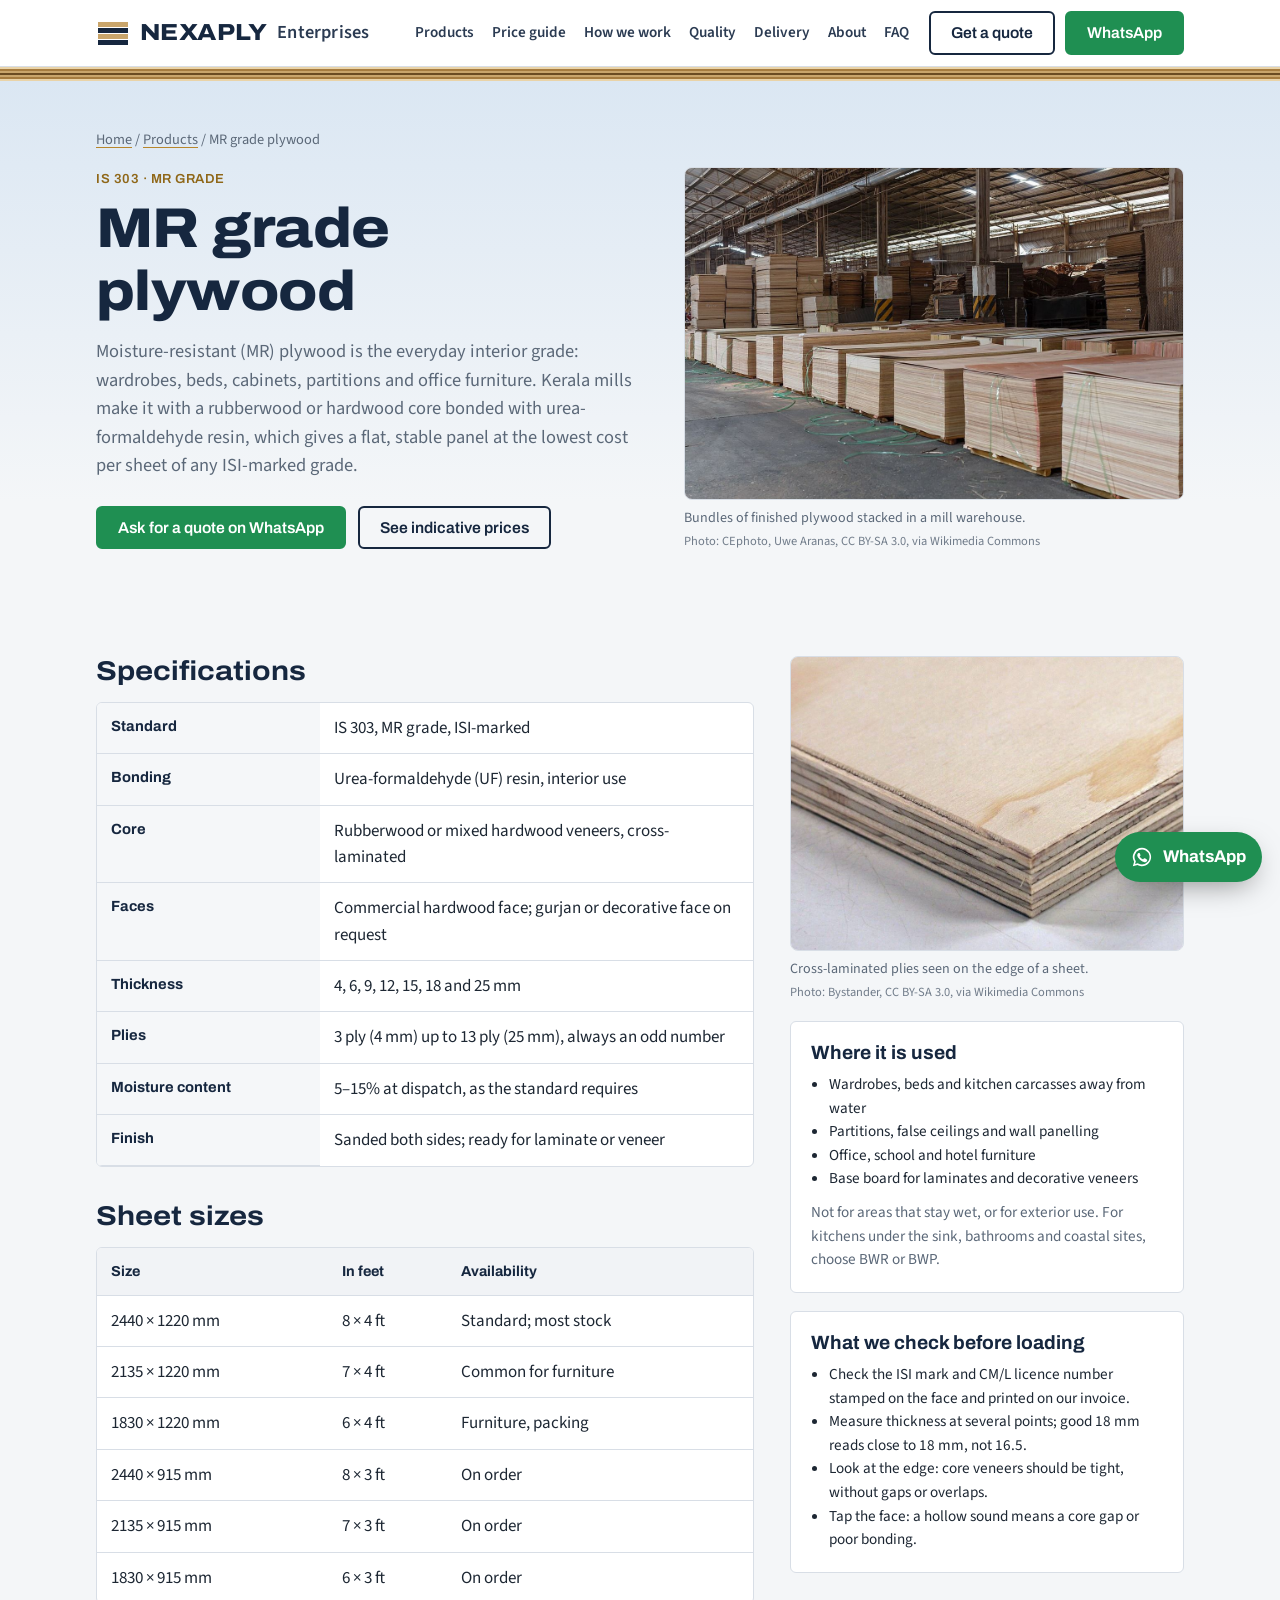
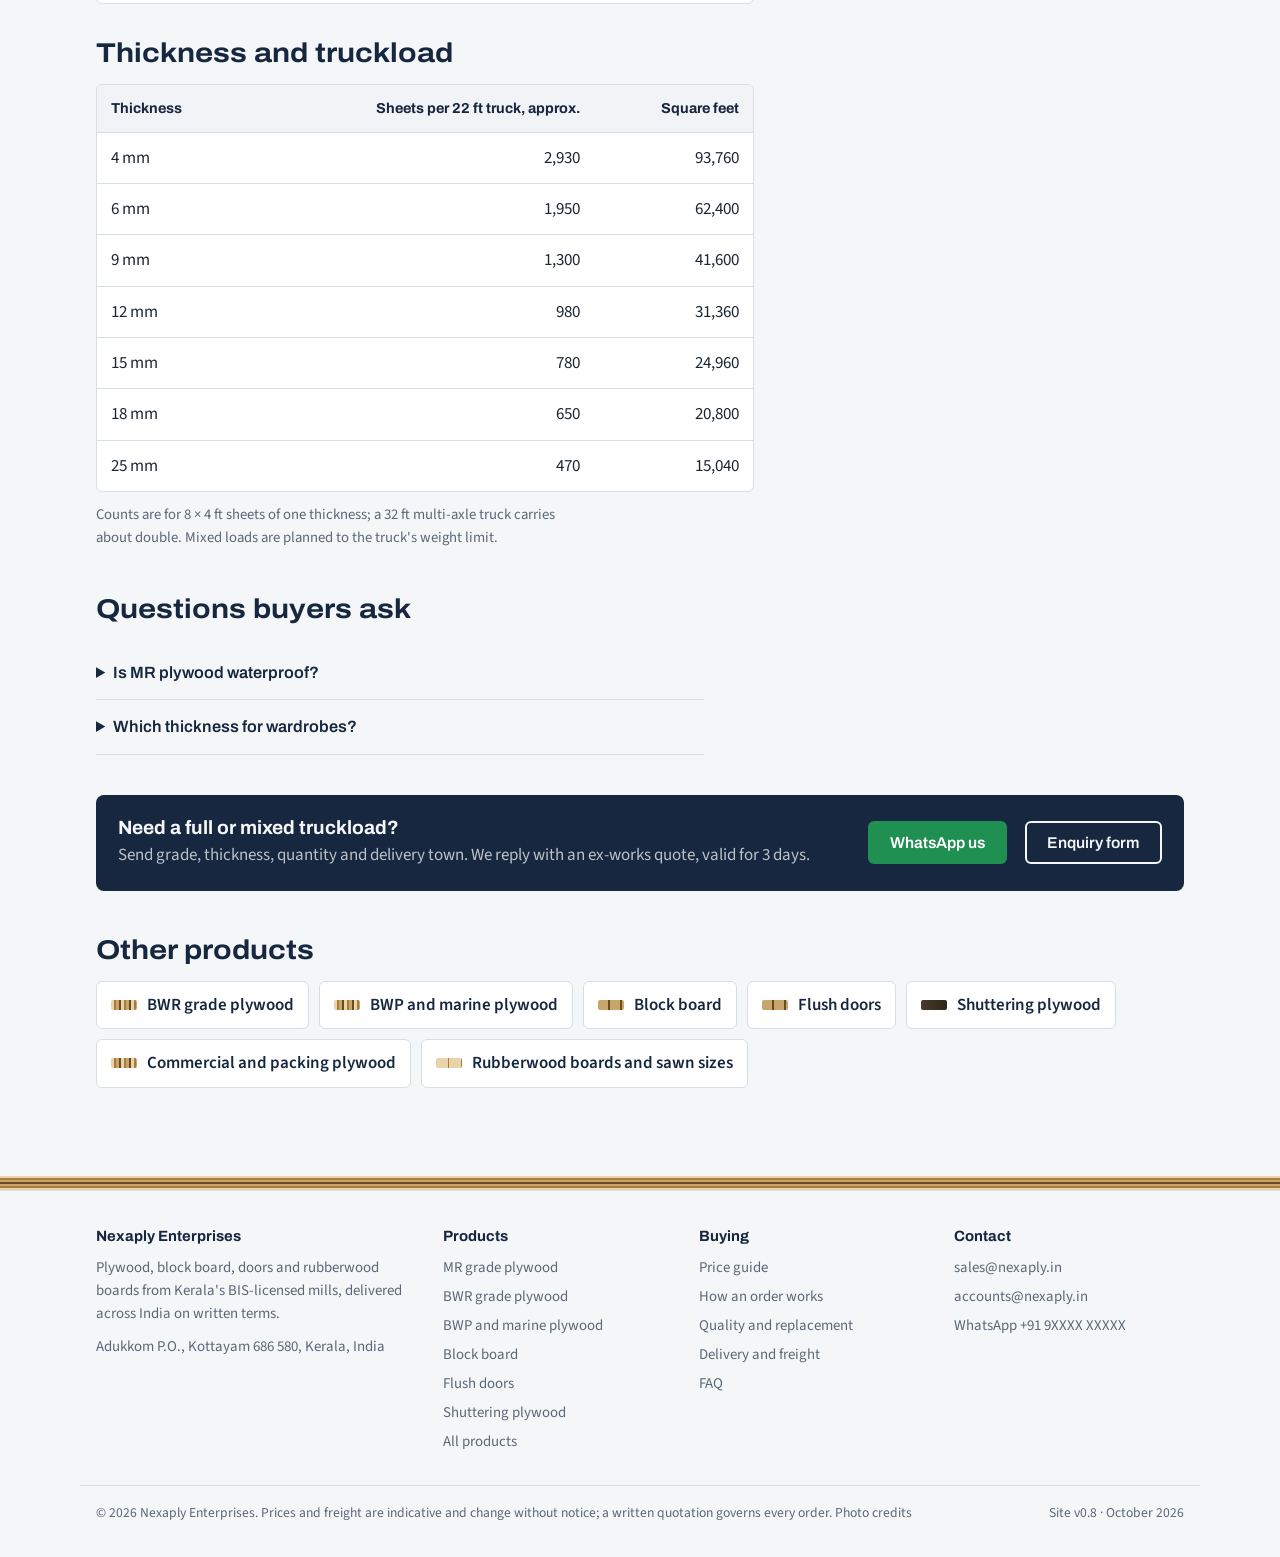
<file: products/mr-plywood.html>
<!DOCTYPE html>
<html lang="en">
<head>
<meta charset="utf-8">
<meta name="viewport" content="width=device-width, initial-scale=1, viewport-fit=cover">
<title>MR grade plywood (IS 303) – moisture-resistant plywood from Kerala mills | Nexaply Enterprises</title>
<meta name="description" content="Moisture-resistant (MR) plywood is the everyday interior grade: wardrobes, beds, cabinets, partitions and office furniture. Kerala mills make it with a rub">
<link rel="icon" href="../assets/favicon.svg" type="image/svg+xml">
<link rel="preconnect" href="https://fonts.googleapis.com">
<link rel="preconnect" href="https://fonts.gstatic.com" crossorigin>
<link rel="stylesheet" href="https://fonts.googleapis.com/css2?family=Archivo:wdth,wght@100,400;100,600;100,700;112,700;112,800&family=Source+Sans+3:ital,wght@0,400;0,600;1,400&display=swap">
<link rel="stylesheet" href="../css/style.css">
</head>
<body>
<header>
  <div class="wrap">
    <a class="brand" href="../index.html" aria-label="Nexaply Enterprises home">
      <img class="mark" src="../assets/logo-mark.svg" alt="" width="34" height="34">
      <b>NEXAPLY</b><span>Enterprises</span></a>
    <nav aria-label="Sections">
      <a href="../products/index.html">Products</a>
      <a href="../index.html#prices">Price guide</a>
      <a href="../index.html#how">How we work</a>
      <a href="../index.html#quality">Quality</a>
      <a href="../index.html#delivery">Delivery</a>
      <a href="../index.html#about">About</a>
      <a href="../index.html#faq">FAQ</a>
    </nav>
    <div class="hdr-cta">
      <a class="btn alt" href="../index.html#contact">Get a quote</a>
      <a class="btn wa" href="https://wa.me/919XXXXXXXXX?text=Hello%20Nexaply%2C%20I%20need%20a%20quote%20for%20plywood." target="_blank" rel="noopener">WhatsApp</a>
    </div>
  </div>
</header>
<div class="ply" aria-hidden="true"></div>

<main>
<section class="phero">
  <div class="wrap">
    <p class="crumb"><a href="../index.html">Home</a> / <a href="index.html">Products</a> / MR grade plywood</p>
    <div class="pgrid">
      <div>
        <span class="std">IS 303 · MR GRADE</span>
        <h1>MR grade plywood</h1>
        <p class="lede">Moisture-resistant (MR) plywood is the everyday interior grade: wardrobes, beds, cabinets, partitions and office furniture. Kerala mills make it with a rubberwood or hardwood core bonded with urea-formaldehyde resin, which gives a flat, stable panel at the lowest cost per sheet of any ISI-marked grade.</p>
        <div class="cta-row">
          <a class="btn wa" href="https://wa.me/919XXXXXXXXX?text=Hello%20Nexaply%2C%20I%20need%20a%20quote%20for%20MR%20grade%20plywood." target="_blank" rel="noopener">Ask for a quote on WhatsApp</a>
          <a class="btn alt" href="../index.html#prices">See indicative prices</a>
        </div>
      </div>
      <figure class="pfig main"><img src="../assets/photos/mr1.jpg" alt="Finished plywood stacked in a mill warehouse, ready for dispatch" loading="lazy" width="1200" height="800"><figcaption>Bundles of finished plywood stacked in a mill warehouse. <span class="cr">Photo: CEphoto, Uwe Aranas, CC BY-SA 3.0, via Wikimedia Commons</span></figcaption></figure>
    </div>
  </div>
</section>
<section class="pbody">
  <div class="wrap">
    <div class="pcols">
      <div>
        <h2>Specifications</h2>
        <div class="tbl spec-t"><table><tbody><tr><th scope="row">Standard</th><td>IS 303, MR grade, ISI-marked</td></tr><tr><th scope="row">Bonding</th><td>Urea-formaldehyde (UF) resin, interior use</td></tr><tr><th scope="row">Core</th><td>Rubberwood or mixed hardwood veneers, cross-laminated</td></tr><tr><th scope="row">Faces</th><td>Commercial hardwood face; gurjan or decorative face on request</td></tr><tr><th scope="row">Thickness</th><td>4, 6, 9, 12, 15, 18 and 25 mm</td></tr><tr><th scope="row">Plies</th><td>3 ply (4 mm) up to 13 ply (25 mm), always an odd number</td></tr><tr><th scope="row">Moisture content</th><td>5–15% at dispatch, as the standard requires</td></tr><tr><th scope="row">Finish</th><td>Sanded both sides; ready for laminate or veneer</td></tr></tbody></table></div>
        <h2>Sheet sizes</h2>
<div class="tbl"><table><thead><tr><th>Size</th><th>In feet</th><th>Availability</th></tr></thead><tbody><tr><td>2440 × 1220 mm</td><td>8 × 4 ft</td><td>Standard; most stock</td></tr><tr><td>2135 × 1220 mm</td><td>7 × 4 ft</td><td>Common for furniture</td></tr><tr><td>1830 × 1220 mm</td><td>6 × 4 ft</td><td>Furniture, packing</td></tr><tr><td>2440 × 915 mm</td><td>8 × 3 ft</td><td>On order</td></tr><tr><td>2135 × 915 mm</td><td>7 × 3 ft</td><td>On order</td></tr><tr><td>1830 × 915 mm</td><td>6 × 3 ft</td><td>On order</td></tr></tbody></table></div>
        <h2>Thickness and truckload</h2>
<div class="tbl"><table><thead><tr><th>Thickness</th><th class="num">Sheets per 22 ft truck, approx.</th><th class="num">Square feet</th></tr></thead><tbody><tr><td>4 mm</td><td class="num">2,930</td><td class="num">93,760</td></tr><tr><td>6 mm</td><td class="num">1,950</td><td class="num">62,400</td></tr><tr><td>9 mm</td><td class="num">1,300</td><td class="num">41,600</td></tr><tr><td>12 mm</td><td class="num">980</td><td class="num">31,360</td></tr><tr><td>15 mm</td><td class="num">780</td><td class="num">24,960</td></tr><tr><td>18 mm</td><td class="num">650</td><td class="num">20,800</td></tr><tr><td>25 mm</td><td class="num">470</td><td class="num">15,040</td></tr></tbody></table></div>
<p class="note">Counts are for 8 × 4 ft sheets of one thickness; a 32 ft multi-axle truck carries about double. Mixed loads are planned to the truck's weight limit.</p>
      </div>
      <aside>
        <figure class="pfig"><img src="../assets/photos/mr2.jpg" alt="Edge of a plywood sheet showing cross-laminated veneers" loading="lazy" width="935" height="705"><figcaption>Cross-laminated plies seen on the edge of a sheet. <span class="cr">Photo: Bystander, CC BY-SA 3.0, via Wikimedia Commons</span></figcaption></figure>
        <div class="card"><h3>Where it is used</h3><ul><li>Wardrobes, beds and kitchen carcasses away from water</li><li>Partitions, false ceilings and wall panelling</li><li>Office, school and hotel furniture</li><li>Base board for laminates and decorative veneers</li></ul><p class="spec">Not for areas that stay wet, or for exterior use. For kitchens under the sink, bathrooms and coastal sites, choose BWR or BWP.</p></div>
        <div class="card"><h3>What we check before loading</h3><ul><li>Check the ISI mark and CM/L licence number stamped on the face and printed on our invoice.</li><li>Measure thickness at several points; good 18 mm reads close to 18 mm, not 16.5.</li><li>Look at the edge: core veneers should be tight, without gaps or overlaps.</li><li>Tap the face: a hollow sound means a core gap or poor bonding.</li></ul></div>
      </aside>
    </div>
    <h2 style="margin-top:44px">Questions buyers ask</h2>
    <div class="faq"><details><summary>Is MR plywood waterproof?</summary><p>No. MR plywood resists humidity and occasional splashes, but not soaking. It is meant for dry interiors.</p></details><details><summary>Which thickness for wardrobes?</summary><p>Usually 18 mm for carcass and shutters, 12 mm for internal shelves on short spans, and 6 mm for backs.</p></details></div>
    <div class="pcta">
      <div><h3>Need a full or mixed truckload?</h3><p>Send grade, thickness, quantity and delivery town. We reply with an ex-works quote, valid for 3 days.</p></div>
      <a class="btn wa" href="https://wa.me/919XXXXXXXXX?text=Hello%20Nexaply%2C%20I%20need%20a%20quote%20for%20MR%20grade%20plywood." target="_blank" rel="noopener">WhatsApp us</a>
      <a class="btn alt" href="../index.html#contact">Enquiry form</a>
    </div>
    <h2 style="margin-top:44px">Other products</h2>
    <div class="pchips"><a class="pchip" href="bwr-plywood.html"><span class="edge"></span>BWR grade plywood</a><a class="pchip" href="marine-plywood.html"><span class="edge"></span>BWP and marine plywood</a><a class="pchip" href="block-board.html"><span class="edge d3"></span>Block board</a><a class="pchip" href="flush-doors.html"><span class="edge d3"></span>Flush doors</a><a class="pchip" href="shuttering-plywood.html"><span class="edge film"></span>Shuttering plywood</a><a class="pchip" href="commercial-packing-plywood.html"><span class="edge"></span>Commercial and packing plywood</a><a class="pchip" href="rubberwood-boards.html"><span class="edge fj"></span>Rubberwood boards and sawn sizes</a></div>
  </div>
</section>
</main>

<div class="ply" aria-hidden="true"></div>
<footer>
  <div class="wrap">
    <div><b>Nexaply Enterprises</b><p>Plywood, block board, doors and rubberwood boards from Kerala's BIS-licensed mills, delivered across India on written terms.</p><p style="margin-top:10px">Adukkom P.O., Kottayam 686 580, Kerala, India</p></div>
    <div><b>Products</b><a href="../products/mr-plywood.html">MR grade plywood</a><a href="../products/bwr-plywood.html">BWR grade plywood</a><a href="../products/marine-plywood.html">BWP and marine plywood</a><a href="../products/block-board.html">Block board</a><a href="../products/flush-doors.html">Flush doors</a><a href="../products/shuttering-plywood.html">Shuttering plywood</a><a href="../products/index.html">All products</a></div>
    <div><b>Buying</b><a href="../index.html#prices">Price guide</a><a href="../index.html#how">How an order works</a><a href="../index.html#quality">Quality and replacement</a><a href="../index.html#delivery">Delivery and freight</a><a href="../index.html#faq">FAQ</a></div>
    <div><b>Contact</b><a href="../index.html#contact">sales@nexaply.in</a><a href="../index.html#contact">accounts@nexaply.in</a><a href="../index.html#contact">WhatsApp +91 9XXXX XXXXX</a></div>
  </div>
  <div class="wrap legal"><span>© 2026 Nexaply Enterprises. Prices and freight are indicative and change without notice; a written quotation governs every order. <a href="../credits.html">Photo credits</a></span><span>Site v0.8 · October 2026</span></div>
</footer>
<a class="fab" href="https://wa.me/919XXXXXXXXX?text=Hello%20Nexaply%2C%20I%20need%20a%20quote%20for%20plywood." target="_blank" rel="noopener" aria-label="Chat on WhatsApp">
  <svg viewBox="0 0 24 24" aria-hidden="true"><path d="M12 2a10 10 0 0 0-8.6 15.1L2 22l5-1.3A10 10 0 1 0 12 2zm0 18.2a8.2 8.2 0 0 1-4.2-1.2l-.3-.2-3 .8.8-2.9-.2-.3A8.2 8.2 0 1 1 12 20.2zm4.5-6.1c-.2-.1-1.5-.7-1.7-.8s-.4-.1-.6.1-.6.8-.8 1-.3.2-.5.1a6.7 6.7 0 0 1-3.3-2.9c-.3-.4.2-.4.7-1.3.1-.2 0-.3 0-.5l-.8-1.8c-.2-.5-.4-.4-.6-.4h-.5a1 1 0 0 0-.7.3 3 3 0 0 0-.9 2.2 5.2 5.2 0 0 0 1.1 2.8 11.9 11.9 0 0 0 4.6 4c1.7.7 2.3.8 3.2.7a2.7 2.7 0 0 0 1.8-1.3 2.2 2.2 0 0 0 .1-1.3c0-.1-.2-.2-.5-.3z"/></svg>
  WhatsApp
</a>
</body>
</html>
</file>
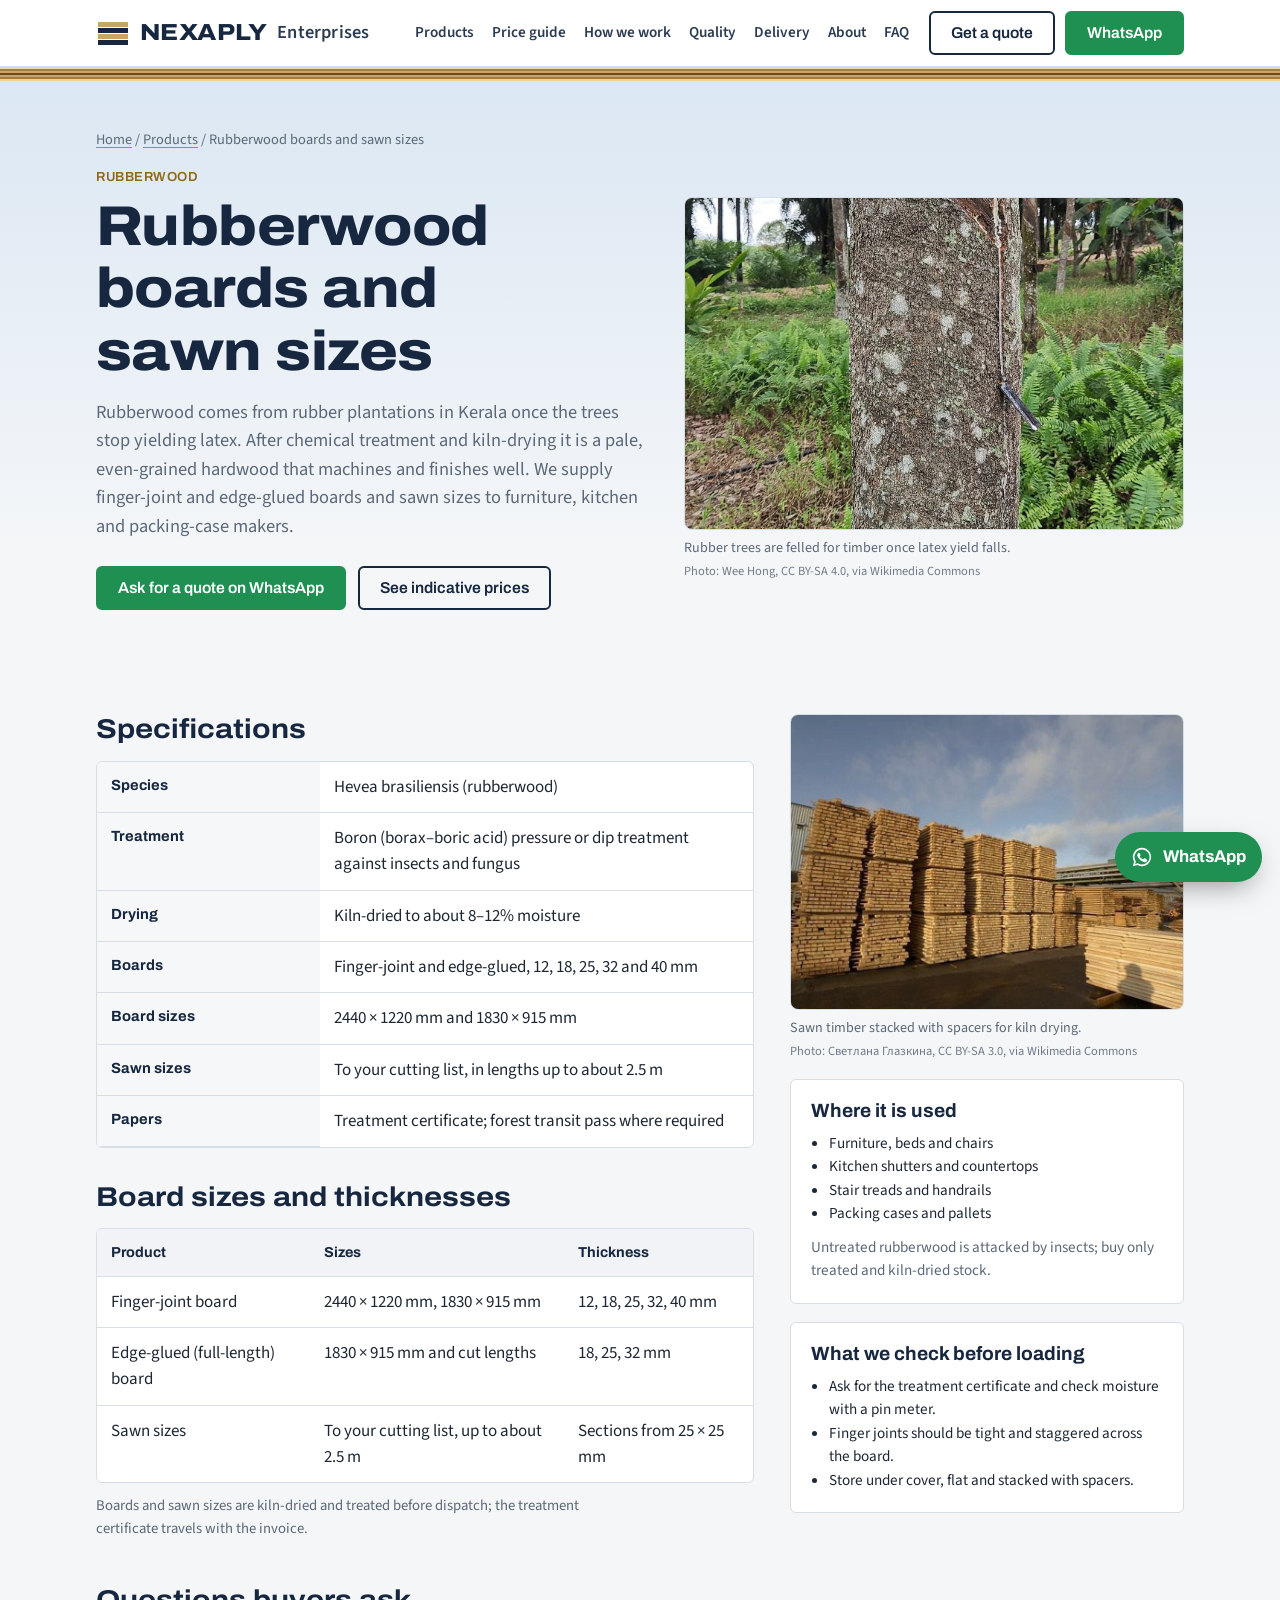
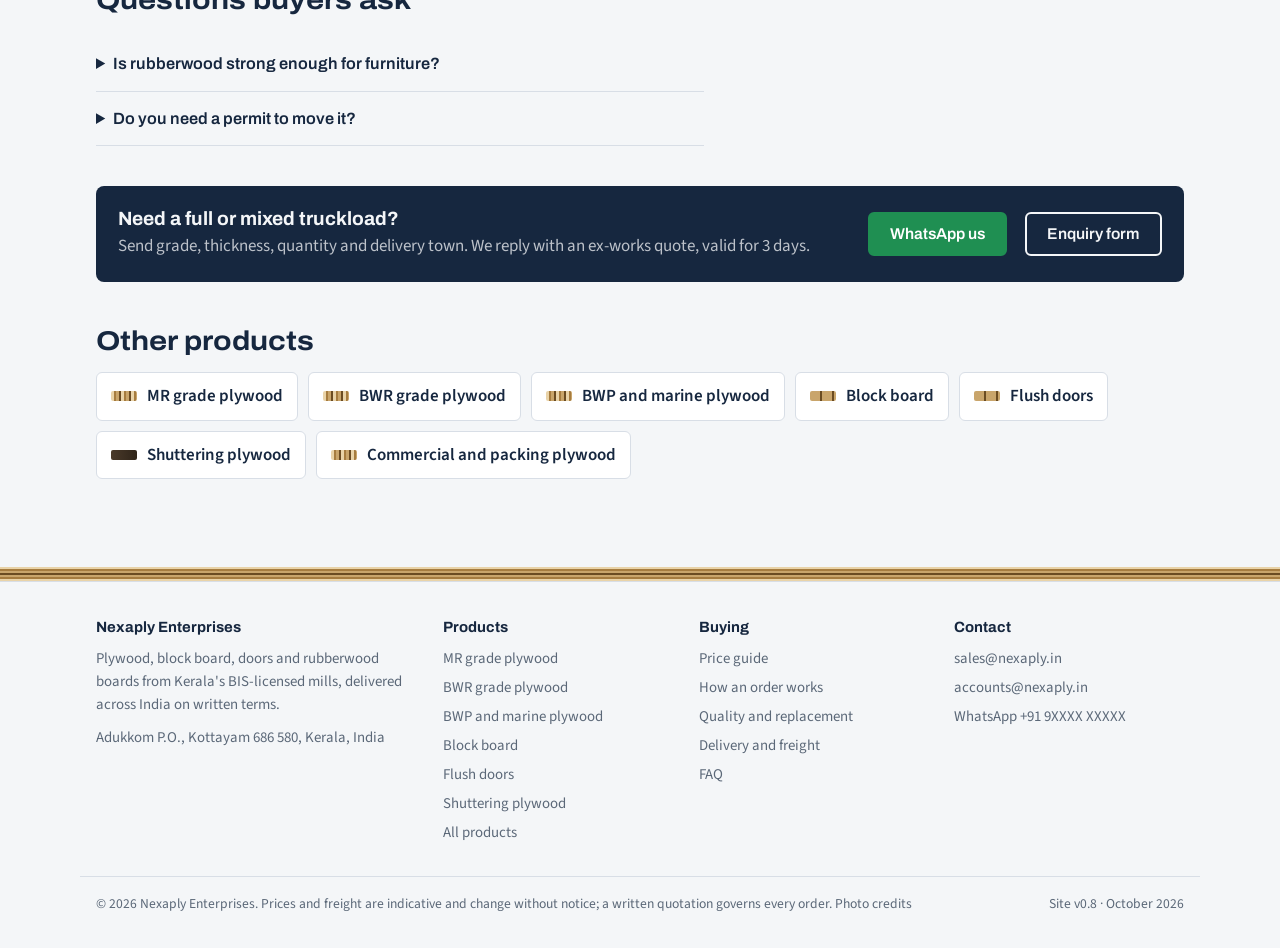
<file: products/rubberwood-boards.html>
<!DOCTYPE html>
<html lang="en">
<head>
<meta charset="utf-8">
<meta name="viewport" content="width=device-width, initial-scale=1, viewport-fit=cover">
<title>Rubberwood finger-joint boards and sawn sizes – kiln-dried and treated | Nexaply Enterprises</title>
<meta name="description" content="Rubberwood comes from rubber plantations in Kerala once the trees stop yielding latex. After chemical treatment and kiln-drying it is a pale, even-grained ">
<link rel="icon" href="../assets/favicon.svg" type="image/svg+xml">
<link rel="preconnect" href="https://fonts.googleapis.com">
<link rel="preconnect" href="https://fonts.gstatic.com" crossorigin>
<link rel="stylesheet" href="https://fonts.googleapis.com/css2?family=Archivo:wdth,wght@100,400;100,600;100,700;112,700;112,800&family=Source+Sans+3:ital,wght@0,400;0,600;1,400&display=swap">
<link rel="stylesheet" href="../css/style.css">
</head>
<body>
<header>
  <div class="wrap">
    <a class="brand" href="../index.html" aria-label="Nexaply Enterprises home">
      <img class="mark" src="../assets/logo-mark.svg" alt="" width="34" height="34">
      <b>NEXAPLY</b><span>Enterprises</span></a>
    <nav aria-label="Sections">
      <a href="../products/index.html">Products</a>
      <a href="../index.html#prices">Price guide</a>
      <a href="../index.html#how">How we work</a>
      <a href="../index.html#quality">Quality</a>
      <a href="../index.html#delivery">Delivery</a>
      <a href="../index.html#about">About</a>
      <a href="../index.html#faq">FAQ</a>
    </nav>
    <div class="hdr-cta">
      <a class="btn alt" href="../index.html#contact">Get a quote</a>
      <a class="btn wa" href="https://wa.me/919XXXXXXXXX?text=Hello%20Nexaply%2C%20I%20need%20a%20quote%20for%20plywood." target="_blank" rel="noopener">WhatsApp</a>
    </div>
  </div>
</header>
<div class="ply" aria-hidden="true"></div>

<main>
<section class="phero">
  <div class="wrap">
    <p class="crumb"><a href="../index.html">Home</a> / <a href="index.html">Products</a> / Rubberwood boards and sawn sizes</p>
    <div class="pgrid">
      <div>
        <span class="std">RUBBERWOOD</span>
        <h1>Rubberwood boards and sawn sizes</h1>
        <p class="lede">Rubberwood comes from rubber plantations in Kerala once the trees stop yielding latex. After chemical treatment and kiln-drying it is a pale, even-grained hardwood that machines and finishes well. We supply finger-joint and edge-glued boards and sawn sizes to furniture, kitchen and packing-case makers.</p>
        <div class="cta-row">
          <a class="btn wa" href="https://wa.me/919XXXXXXXXX?text=Hello%20Nexaply%2C%20I%20need%20a%20quote%20for%20Rubberwood%20boards%20and%20sawn%20sizes." target="_blank" rel="noopener">Ask for a quote on WhatsApp</a>
          <a class="btn alt" href="../index.html#prices">See indicative prices</a>
        </div>
      </div>
      <figure class="pfig main"><img src="../assets/photos/rw1.jpg" alt="Rubber tree being tapped for latex on a plantation" loading="lazy" width="825" height="1200"><figcaption>Rubber trees are felled for timber once latex yield falls. <span class="cr">Photo: Wee Hong, CC BY-SA 4.0, via Wikimedia Commons</span></figcaption></figure>
    </div>
  </div>
</section>
<section class="pbody">
  <div class="wrap">
    <div class="pcols">
      <div>
        <h2>Specifications</h2>
        <div class="tbl spec-t"><table><tbody><tr><th scope="row">Species</th><td>Hevea brasiliensis (rubberwood)</td></tr><tr><th scope="row">Treatment</th><td>Boron (borax–boric acid) pressure or dip treatment against insects and fungus</td></tr><tr><th scope="row">Drying</th><td>Kiln-dried to about 8–12% moisture</td></tr><tr><th scope="row">Boards</th><td>Finger-joint and edge-glued, 12, 18, 25, 32 and 40 mm</td></tr><tr><th scope="row">Board sizes</th><td>2440 × 1220 mm and 1830 × 915 mm</td></tr><tr><th scope="row">Sawn sizes</th><td>To your cutting list, in lengths up to about 2.5 m</td></tr><tr><th scope="row">Papers</th><td>Treatment certificate; forest transit pass where required</td></tr></tbody></table></div>
        <h2>Board sizes and thicknesses</h2>
<div class="tbl"><table><thead><tr><th>Product</th><th>Sizes</th><th>Thickness</th></tr></thead><tbody>
<tr><td>Finger-joint board</td><td>2440 × 1220 mm, 1830 × 915 mm</td><td>12, 18, 25, 32, 40 mm</td></tr>
<tr><td>Edge-glued (full-length) board</td><td>1830 × 915 mm and cut lengths</td><td>18, 25, 32 mm</td></tr>
<tr><td>Sawn sizes</td><td>To your cutting list, up to about 2.5 m</td><td>Sections from 25 × 25 mm</td></tr>
</tbody></table></div><p class="note">Boards and sawn sizes are kiln-dried and treated before dispatch; the treatment certificate travels with the invoice.</p>
        
      </div>
      <aside>
        <figure class="pfig"><img src="../assets/photos/rw2.jpg" alt="Stacks of sawn timber prepared for kiln drying" loading="lazy" width="960" height="637"><figcaption>Sawn timber stacked with spacers for kiln drying. <span class="cr">Photo: Светлана Глазкина, CC BY-SA 3.0, via Wikimedia Commons</span></figcaption></figure>
        <div class="card"><h3>Where it is used</h3><ul><li>Furniture, beds and chairs</li><li>Kitchen shutters and countertops</li><li>Stair treads and handrails</li><li>Packing cases and pallets</li></ul><p class="spec">Untreated rubberwood is attacked by insects; buy only treated and kiln-dried stock.</p></div>
        <div class="card"><h3>What we check before loading</h3><ul><li>Ask for the treatment certificate and check moisture with a pin meter.</li><li>Finger joints should be tight and staggered across the board.</li><li>Store under cover, flat and stacked with spacers.</li></ul></div>
      </aside>
    </div>
    <h2 style="margin-top:44px">Questions buyers ask</h2>
    <div class="faq"><details><summary>Is rubberwood strong enough for furniture?</summary><p>Yes. Treated and kiln-dried rubberwood is a medium-density hardwood widely used for furniture in India and abroad.</p></details><details><summary>Do you need a permit to move it?</summary><p>Rubberwood from plantations has relaxed rules in Kerala; we arrange any transit pass needed for inter-state movement.</p></details></div>
    <div class="pcta">
      <div><h3>Need a full or mixed truckload?</h3><p>Send grade, thickness, quantity and delivery town. We reply with an ex-works quote, valid for 3 days.</p></div>
      <a class="btn wa" href="https://wa.me/919XXXXXXXXX?text=Hello%20Nexaply%2C%20I%20need%20a%20quote%20for%20Rubberwood%20boards%20and%20sawn%20sizes." target="_blank" rel="noopener">WhatsApp us</a>
      <a class="btn alt" href="../index.html#contact">Enquiry form</a>
    </div>
    <h2 style="margin-top:44px">Other products</h2>
    <div class="pchips"><a class="pchip" href="mr-plywood.html"><span class="edge"></span>MR grade plywood</a><a class="pchip" href="bwr-plywood.html"><span class="edge"></span>BWR grade plywood</a><a class="pchip" href="marine-plywood.html"><span class="edge"></span>BWP and marine plywood</a><a class="pchip" href="block-board.html"><span class="edge d3"></span>Block board</a><a class="pchip" href="flush-doors.html"><span class="edge d3"></span>Flush doors</a><a class="pchip" href="shuttering-plywood.html"><span class="edge film"></span>Shuttering plywood</a><a class="pchip" href="commercial-packing-plywood.html"><span class="edge"></span>Commercial and packing plywood</a></div>
  </div>
</section>
</main>

<div class="ply" aria-hidden="true"></div>
<footer>
  <div class="wrap">
    <div><b>Nexaply Enterprises</b><p>Plywood, block board, doors and rubberwood boards from Kerala's BIS-licensed mills, delivered across India on written terms.</p><p style="margin-top:10px">Adukkom P.O., Kottayam 686 580, Kerala, India</p></div>
    <div><b>Products</b><a href="../products/mr-plywood.html">MR grade plywood</a><a href="../products/bwr-plywood.html">BWR grade plywood</a><a href="../products/marine-plywood.html">BWP and marine plywood</a><a href="../products/block-board.html">Block board</a><a href="../products/flush-doors.html">Flush doors</a><a href="../products/shuttering-plywood.html">Shuttering plywood</a><a href="../products/index.html">All products</a></div>
    <div><b>Buying</b><a href="../index.html#prices">Price guide</a><a href="../index.html#how">How an order works</a><a href="../index.html#quality">Quality and replacement</a><a href="../index.html#delivery">Delivery and freight</a><a href="../index.html#faq">FAQ</a></div>
    <div><b>Contact</b><a href="../index.html#contact">sales@nexaply.in</a><a href="../index.html#contact">accounts@nexaply.in</a><a href="../index.html#contact">WhatsApp +91 9XXXX XXXXX</a></div>
  </div>
  <div class="wrap legal"><span>© 2026 Nexaply Enterprises. Prices and freight are indicative and change without notice; a written quotation governs every order. <a href="../credits.html">Photo credits</a></span><span>Site v0.8 · October 2026</span></div>
</footer>
<a class="fab" href="https://wa.me/919XXXXXXXXX?text=Hello%20Nexaply%2C%20I%20need%20a%20quote%20for%20plywood." target="_blank" rel="noopener" aria-label="Chat on WhatsApp">
  <svg viewBox="0 0 24 24" aria-hidden="true"><path d="M12 2a10 10 0 0 0-8.6 15.1L2 22l5-1.3A10 10 0 1 0 12 2zm0 18.2a8.2 8.2 0 0 1-4.2-1.2l-.3-.2-3 .8.8-2.9-.2-.3A8.2 8.2 0 1 1 12 20.2zm4.5-6.1c-.2-.1-1.5-.7-1.7-.8s-.4-.1-.6.1-.6.8-.8 1-.3.2-.5.1a6.7 6.7 0 0 1-3.3-2.9c-.3-.4.2-.4.7-1.3.1-.2 0-.3 0-.5l-.8-1.8c-.2-.5-.4-.4-.6-.4h-.5a1 1 0 0 0-.7.3 3 3 0 0 0-.9 2.2 5.2 5.2 0 0 0 1.1 2.8 11.9 11.9 0 0 0 4.6 4c1.7.7 2.3.8 3.2.7a2.7 2.7 0 0 0 1.8-1.3 2.2 2.2 0 0 0 .1-1.3c0-.1-.2-.2-.5-.3z"/></svg>
  WhatsApp
</a>
</body>
</html>
</file>
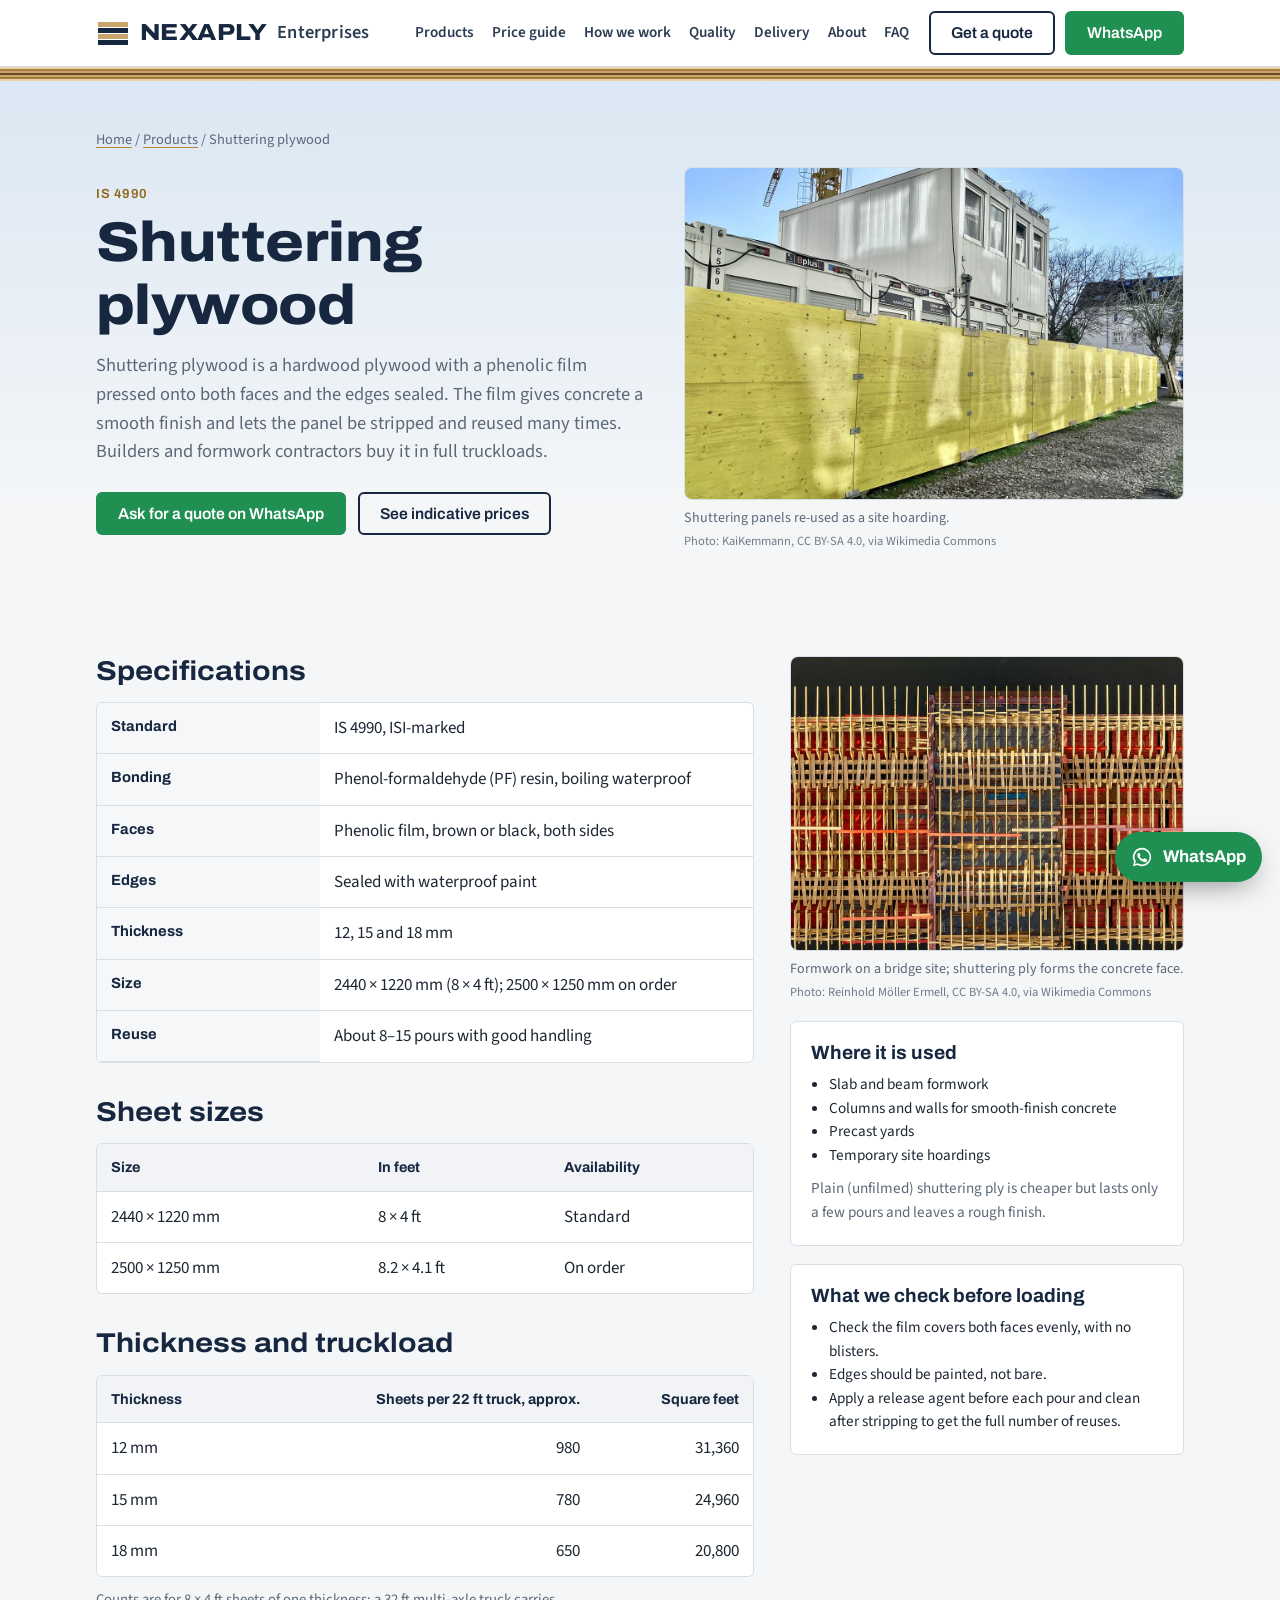
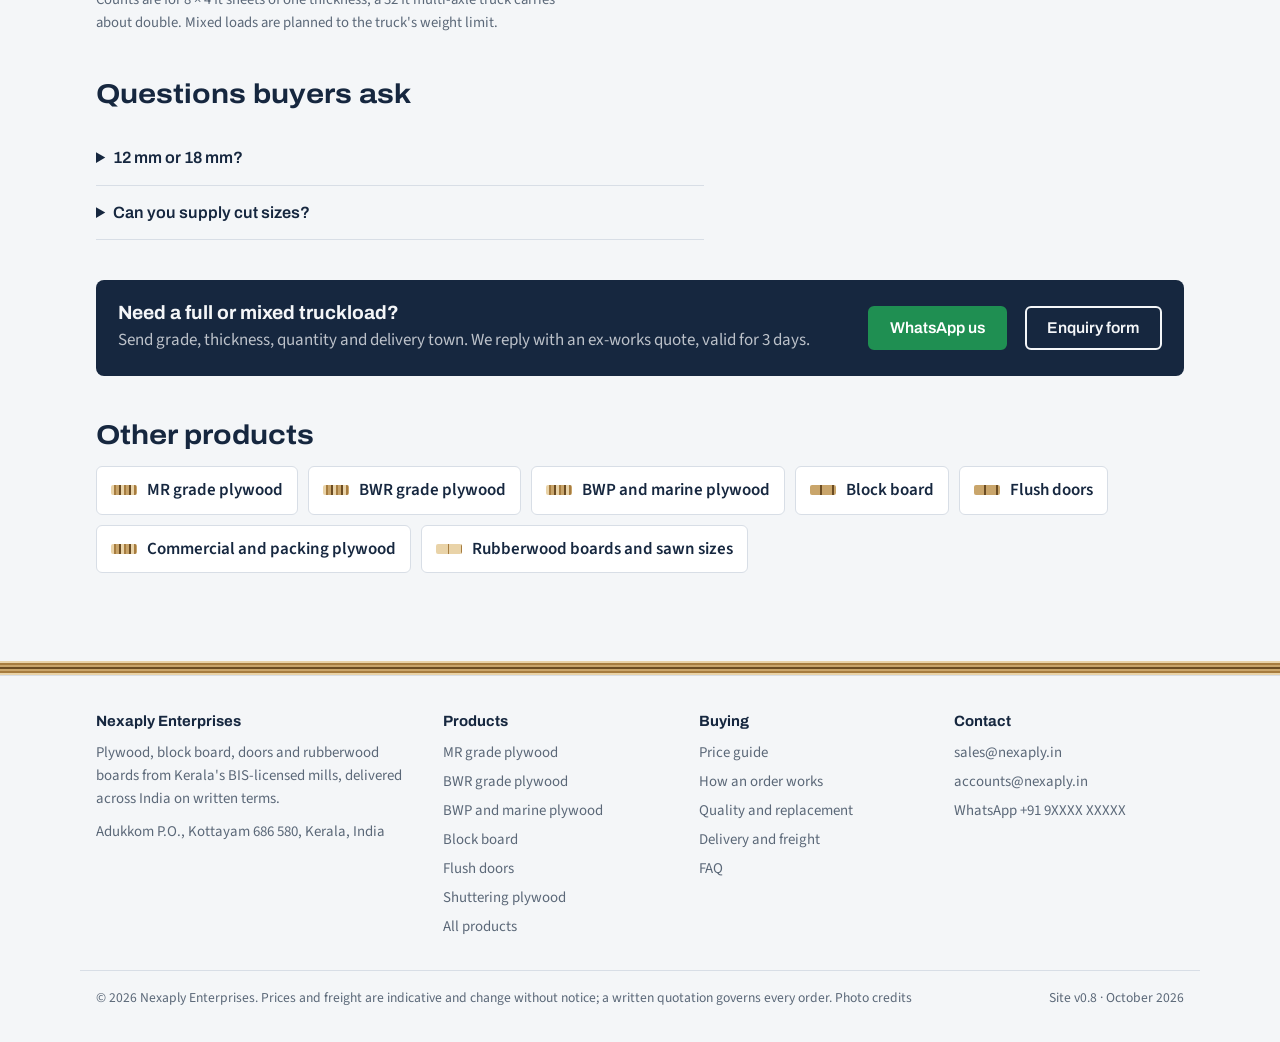
<file: products/shuttering-plywood.html>
<!DOCTYPE html>
<html lang="en">
<head>
<meta charset="utf-8">
<meta name="viewport" content="width=device-width, initial-scale=1, viewport-fit=cover">
<title>Film-faced shuttering plywood (IS 4990) – concrete formwork panels | Nexaply Enterprises</title>
<meta name="description" content="Shuttering plywood is a hardwood plywood with a phenolic film pressed onto both faces and the edges sealed. The film gives concrete a smooth finish and let">
<link rel="icon" href="../assets/favicon.svg" type="image/svg+xml">
<link rel="preconnect" href="https://fonts.googleapis.com">
<link rel="preconnect" href="https://fonts.gstatic.com" crossorigin>
<link rel="stylesheet" href="https://fonts.googleapis.com/css2?family=Archivo:wdth,wght@100,400;100,600;100,700;112,700;112,800&family=Source+Sans+3:ital,wght@0,400;0,600;1,400&display=swap">
<link rel="stylesheet" href="../css/style.css">
</head>
<body>
<header>
  <div class="wrap">
    <a class="brand" href="../index.html" aria-label="Nexaply Enterprises home">
      <img class="mark" src="../assets/logo-mark.svg" alt="" width="34" height="34">
      <b>NEXAPLY</b><span>Enterprises</span></a>
    <nav aria-label="Sections">
      <a href="../products/index.html">Products</a>
      <a href="../index.html#prices">Price guide</a>
      <a href="../index.html#how">How we work</a>
      <a href="../index.html#quality">Quality</a>
      <a href="../index.html#delivery">Delivery</a>
      <a href="../index.html#about">About</a>
      <a href="../index.html#faq">FAQ</a>
    </nav>
    <div class="hdr-cta">
      <a class="btn alt" href="../index.html#contact">Get a quote</a>
      <a class="btn wa" href="https://wa.me/919XXXXXXXXX?text=Hello%20Nexaply%2C%20I%20need%20a%20quote%20for%20plywood." target="_blank" rel="noopener">WhatsApp</a>
    </div>
  </div>
</header>
<div class="ply" aria-hidden="true"></div>

<main>
<section class="phero">
  <div class="wrap">
    <p class="crumb"><a href="../index.html">Home</a> / <a href="index.html">Products</a> / Shuttering plywood</p>
    <div class="pgrid">
      <div>
        <span class="std">IS 4990</span>
        <h1>Shuttering plywood</h1>
        <p class="lede">Shuttering plywood is a hardwood plywood with a phenolic film pressed onto both faces and the edges sealed. The film gives concrete a smooth finish and lets the panel be stripped and reused many times. Builders and formwork contractors buy it in full truckloads.</p>
        <div class="cta-row">
          <a class="btn wa" href="https://wa.me/919XXXXXXXXX?text=Hello%20Nexaply%2C%20I%20need%20a%20quote%20for%20Shuttering%20plywood." target="_blank" rel="noopener">Ask for a quote on WhatsApp</a>
          <a class="btn alt" href="../index.html#prices">See indicative prices</a>
        </div>
      </div>
      <figure class="pfig main"><img src="../assets/photos/sh2.jpg" alt="Row of shuttering panels reused as a site fence" loading="lazy" width="1200" height="900"><figcaption>Shuttering panels re-used as a site hoarding. <span class="cr">Photo: KaiKemmann, CC BY-SA 4.0, via Wikimedia Commons</span></figcaption></figure>
    </div>
  </div>
</section>
<section class="pbody">
  <div class="wrap">
    <div class="pcols">
      <div>
        <h2>Specifications</h2>
        <div class="tbl spec-t"><table><tbody><tr><th scope="row">Standard</th><td>IS 4990, ISI-marked</td></tr><tr><th scope="row">Bonding</th><td>Phenol-formaldehyde (PF) resin, boiling waterproof</td></tr><tr><th scope="row">Faces</th><td>Phenolic film, brown or black, both sides</td></tr><tr><th scope="row">Edges</th><td>Sealed with waterproof paint</td></tr><tr><th scope="row">Thickness</th><td>12, 15 and 18 mm</td></tr><tr><th scope="row">Size</th><td>2440 × 1220 mm (8 × 4 ft); 2500 × 1250 mm on order</td></tr><tr><th scope="row">Reuse</th><td>About 8–15 pours with good handling</td></tr></tbody></table></div>
        <h2>Sheet sizes</h2>
<div class="tbl"><table><thead><tr><th>Size</th><th>In feet</th><th>Availability</th></tr></thead><tbody>
<tr><td>2440 × 1220 mm</td><td>8 × 4 ft</td><td>Standard</td></tr><tr><td>2500 × 1250 mm</td><td>8.2 × 4.1 ft</td><td>On order</td></tr></tbody></table></div>
        <h2>Thickness and truckload</h2>
<div class="tbl"><table><thead><tr><th>Thickness</th><th class="num">Sheets per 22 ft truck, approx.</th><th class="num">Square feet</th></tr></thead><tbody><tr><td>12 mm</td><td class="num">980</td><td class="num">31,360</td></tr><tr><td>15 mm</td><td class="num">780</td><td class="num">24,960</td></tr><tr><td>18 mm</td><td class="num">650</td><td class="num">20,800</td></tr></tbody></table></div>
<p class="note">Counts are for 8 × 4 ft sheets of one thickness; a 32 ft multi-axle truck carries about double. Mixed loads are planned to the truck's weight limit.</p>
      </div>
      <aside>
        <figure class="pfig"><img src="../assets/photos/sh1.jpg" alt="Concrete formwork on a bridge construction site" loading="lazy" width="1200" height="899"><figcaption>Formwork on a bridge site; shuttering ply forms the concrete face. <span class="cr">Photo: Reinhold Möller Ermell, CC BY-SA 4.0, via Wikimedia Commons</span></figcaption></figure>
        <div class="card"><h3>Where it is used</h3><ul><li>Slab and beam formwork</li><li>Columns and walls for smooth-finish concrete</li><li>Precast yards</li><li>Temporary site hoardings</li></ul><p class="spec">Plain (unfilmed) shuttering ply is cheaper but lasts only a few pours and leaves a rough finish.</p></div>
        <div class="card"><h3>What we check before loading</h3><ul><li>Check the film covers both faces evenly, with no blisters.</li><li>Edges should be painted, not bare.</li><li>Apply a release agent before each pour and clean after stripping to get the full number of reuses.</li></ul></div>
      </aside>
    </div>
    <h2 style="margin-top:44px">Questions buyers ask</h2>
    <div class="faq"><details><summary>12 mm or 18 mm?</summary><p>12 mm is used on closely spaced supports and for walls; 18 mm for slabs with wider spacing between joists.</p></details><details><summary>Can you supply cut sizes?</summary><p>Standard sheets only for full loads; cutting is done at site.</p></details></div>
    <div class="pcta">
      <div><h3>Need a full or mixed truckload?</h3><p>Send grade, thickness, quantity and delivery town. We reply with an ex-works quote, valid for 3 days.</p></div>
      <a class="btn wa" href="https://wa.me/919XXXXXXXXX?text=Hello%20Nexaply%2C%20I%20need%20a%20quote%20for%20Shuttering%20plywood." target="_blank" rel="noopener">WhatsApp us</a>
      <a class="btn alt" href="../index.html#contact">Enquiry form</a>
    </div>
    <h2 style="margin-top:44px">Other products</h2>
    <div class="pchips"><a class="pchip" href="mr-plywood.html"><span class="edge"></span>MR grade plywood</a><a class="pchip" href="bwr-plywood.html"><span class="edge"></span>BWR grade plywood</a><a class="pchip" href="marine-plywood.html"><span class="edge"></span>BWP and marine plywood</a><a class="pchip" href="block-board.html"><span class="edge d3"></span>Block board</a><a class="pchip" href="flush-doors.html"><span class="edge d3"></span>Flush doors</a><a class="pchip" href="commercial-packing-plywood.html"><span class="edge"></span>Commercial and packing plywood</a><a class="pchip" href="rubberwood-boards.html"><span class="edge fj"></span>Rubberwood boards and sawn sizes</a></div>
  </div>
</section>
</main>

<div class="ply" aria-hidden="true"></div>
<footer>
  <div class="wrap">
    <div><b>Nexaply Enterprises</b><p>Plywood, block board, doors and rubberwood boards from Kerala's BIS-licensed mills, delivered across India on written terms.</p><p style="margin-top:10px">Adukkom P.O., Kottayam 686 580, Kerala, India</p></div>
    <div><b>Products</b><a href="../products/mr-plywood.html">MR grade plywood</a><a href="../products/bwr-plywood.html">BWR grade plywood</a><a href="../products/marine-plywood.html">BWP and marine plywood</a><a href="../products/block-board.html">Block board</a><a href="../products/flush-doors.html">Flush doors</a><a href="../products/shuttering-plywood.html">Shuttering plywood</a><a href="../products/index.html">All products</a></div>
    <div><b>Buying</b><a href="../index.html#prices">Price guide</a><a href="../index.html#how">How an order works</a><a href="../index.html#quality">Quality and replacement</a><a href="../index.html#delivery">Delivery and freight</a><a href="../index.html#faq">FAQ</a></div>
    <div><b>Contact</b><a href="../index.html#contact">sales@nexaply.in</a><a href="../index.html#contact">accounts@nexaply.in</a><a href="../index.html#contact">WhatsApp +91 9XXXX XXXXX</a></div>
  </div>
  <div class="wrap legal"><span>© 2026 Nexaply Enterprises. Prices and freight are indicative and change without notice; a written quotation governs every order. <a href="../credits.html">Photo credits</a></span><span>Site v0.8 · October 2026</span></div>
</footer>
<a class="fab" href="https://wa.me/919XXXXXXXXX?text=Hello%20Nexaply%2C%20I%20need%20a%20quote%20for%20plywood." target="_blank" rel="noopener" aria-label="Chat on WhatsApp">
  <svg viewBox="0 0 24 24" aria-hidden="true"><path d="M12 2a10 10 0 0 0-8.6 15.1L2 22l5-1.3A10 10 0 1 0 12 2zm0 18.2a8.2 8.2 0 0 1-4.2-1.2l-.3-.2-3 .8.8-2.9-.2-.3A8.2 8.2 0 1 1 12 20.2zm4.5-6.1c-.2-.1-1.5-.7-1.7-.8s-.4-.1-.6.1-.6.8-.8 1-.3.2-.5.1a6.7 6.7 0 0 1-3.3-2.9c-.3-.4.2-.4.7-1.3.1-.2 0-.3 0-.5l-.8-1.8c-.2-.5-.4-.4-.6-.4h-.5a1 1 0 0 0-.7.3 3 3 0 0 0-.9 2.2 5.2 5.2 0 0 0 1.1 2.8 11.9 11.9 0 0 0 4.6 4c1.7.7 2.3.8 3.2.7a2.7 2.7 0 0 0 1.8-1.3 2.2 2.2 0 0 0 .1-1.3c0-.1-.2-.2-.5-.3z"/></svg>
  WhatsApp
</a>
</body>
</html>
</file>
<file: css/style.css>
/* Nexaply Enterprises — site styles (v0.8) */
/* Layout: left-aligned, 1120px measure; plywood cross-section stripes and flat line illustrations as the graphic language. */
:root{
  --bg:#f4f6f8; --surface:#ffffff; --ink:#16273f; --ink-2:#2b3b52; --fg:#1d2733; --muted:#5b6878; --line:#d8dee6;
  --amber:#b8862b; --amber-2:#8f6718; --band:#16273f; --band-fg:#f4f6f8; --ok:#2e7d4f;
  --ply1:#e9d3a8; --ply2:#c9a56b; --ply3:#a67c3f; --ply4:#6b4c22; --wa:#1f8f52;
  --sky:#dbe7f3; --road:#2b3b52;
  --font-display:"Archivo",system-ui,sans-serif; --font-body:"Source Sans 3","Segoe UI",system-ui,sans-serif;
  color-scheme:light;
}
@media (prefers-color-scheme: dark){
  :root:not([data-theme="light"]){
    --bg:#0f161f; --surface:#17202b; --ink:#e7edf5; --ink-2:#c7d2e0; --fg:#e3e9f0; --muted:#9aa8b8; --line:#2a3542;
    --amber:#d9a84b; --amber-2:#f0c468; --band:#0b1119; --band-fg:#e7edf5; --ply1:#d8c08f; --ply2:#b48f55; --ply3:#8e6a36; --ply4:#5a3f1c;
    --wa:#2fb568; --sky:#1b2a3b; --road:#c7d2e0; color-scheme:dark;
  }
}
:root[data-theme="dark"]{
  --bg:#0f161f; --surface:#17202b; --ink:#e7edf5; --ink-2:#c7d2e0; --fg:#e3e9f0; --muted:#9aa8b8; --line:#2a3542;
  --amber:#d9a84b; --amber-2:#f0c468; --band:#0b1119; --band-fg:#e7edf5; --ply1:#d8c08f; --ply2:#b48f55; --ply3:#8e6a36; --ply4:#5a3f1c;
  --wa:#2fb568; --sky:#1b2a3b; --road:#c7d2e0; color-scheme:dark;
}
*{box-sizing:border-box}
body{margin:0;background:var(--bg);color:var(--fg);font-family:var(--font-body);font-size:17px;line-height:1.55}
body::before{content:"";position:fixed;inset:0 0 auto;height:env(safe-area-inset-top,0px);z-index:10;background:var(--surface)}
h1,h2,h3,h4{font-family:var(--font-display);color:var(--ink);line-height:1.12;text-wrap:balance;margin:0}
h1{font-size:clamp(2rem,5.2vw,3.5rem);font-weight:800;font-stretch:112%;letter-spacing:-.01em}
h2{font-size:clamp(1.6rem,3.2vw,2.3rem);font-weight:700;font-stretch:112%}
h3{font-size:1.2rem;font-weight:700}
p{margin:0}
a{color:var(--ink);text-decoration-color:var(--amber);text-underline-offset:3px}
a:focus-visible,button:focus-visible,input:focus-visible,select:focus-visible,textarea:focus-visible{outline:3px solid var(--amber);outline-offset:2px}
.wrap{max-width:1120px;margin-inline:auto;padding-left:max(16px,env(safe-area-inset-left,0px));padding-right:max(16px,env(safe-area-inset-right,0px))}
section{padding-block:clamp(48px,7vw,88px)}
.lede{font-size:1.15rem;color:var(--muted);max-width:62ch}
.btn{display:inline-flex;align-items:center;gap:8px;font-family:var(--font-display);font-weight:600;font-size:.98rem;padding:12px 20px;border-radius:6px;border:2px solid var(--ink);background:var(--ink);color:var(--bg);text-decoration:none;cursor:pointer;line-height:1}
.btn.alt{background:transparent;color:var(--ink)}
.btn.wa{background:var(--wa);border-color:var(--wa);color:#fff}
.btn:hover{filter:brightness(1.08)}
.ply{height:14px;background:repeating-linear-gradient(180deg,var(--ply1) 0 2px,var(--ply3) 2px 4px,var(--ply2) 4px 6px,var(--ply4) 6px 8px,var(--ply2) 8px 10px,var(--ply3) 10px 12px,var(--ply1) 12px 14px)}
.ico{width:40px;height:40px;flex:0 0 40px}
.ico svg{width:100%;height:100%;fill:none;stroke:var(--amber);stroke-width:1.8;stroke-linecap:round;stroke-linejoin:round}

/* header */
header{position:sticky;top:env(safe-area-inset-top,0px);z-index:9;background:var(--surface);border-bottom:1px solid var(--line)}
header .wrap{display:flex;align-items:center;gap:20px;min-height:66px}
.brand{display:flex;align-items:center;gap:10px;text-decoration:none}
.brand .mark{width:34px;height:34px;flex:0 0 34px}
.brand b{font-family:var(--font-display);font-weight:800;font-stretch:112%;font-size:1.45rem;letter-spacing:.02em;color:var(--ink)}
.brand span{font-size:1.15rem;color:var(--ink-2);font-weight:600;align-self:flex-end;padding-bottom:4px;letter-spacing:.01em}
nav{display:flex;gap:18px;margin-left:auto;flex-wrap:wrap}
nav a{text-decoration:none;font-weight:600;font-size:.95rem;color:var(--ink-2)}
.hdr-cta{display:flex;gap:10px}
@media (max-width:900px){nav{display:none}.hdr-cta .btn.alt{display:none}}

/* hero */
.hero{padding-block:clamp(40px,6vw,72px);background:linear-gradient(180deg,var(--sky) 0%,var(--bg) 70%)}
.hero .wrap{display:grid;grid-template-columns:1.05fr .95fr;gap:40px;align-items:center}
@media (max-width:860px){.hero .wrap{grid-template-columns:1fr}}
.hero p.lede{margin-top:18px}
.cta-row{display:flex;gap:12px;flex-wrap:wrap;margin-top:26px}
.tags{display:flex;flex-wrap:wrap;gap:8px 18px;margin-top:22px;font-weight:600;color:var(--ink-2);font-size:.95rem}
.tags span::before{content:"";display:inline-block;width:9px;height:9px;background:var(--amber);margin-right:8px;vertical-align:1px}
.scene{max-width:100%;aspect-ratio:5/4;width:100%}
.scene svg{width:100%;height:100%;display:block}

/* terms strip */
.terms{background:var(--band);color:var(--band-fg);padding-block:24px}
.terms .wrap{display:grid;grid-template-columns:repeat(4,1fr);gap:18px 28px}
.terms .t{display:flex;gap:12px;align-items:flex-start}
.terms .ico svg{stroke:var(--amber-2)}
.terms b{display:block;font-family:var(--font-display);font-size:1.05rem}
.terms span{color:color-mix(in srgb,var(--band-fg) 72%,transparent);font-size:.95rem}
@media (max-width:860px){.terms .wrap{grid-template-columns:1fr 1fr}}
@media (max-width:480px){.terms .wrap{grid-template-columns:1fr}}

/* products */
.grid{display:grid;gap:18px;margin-top:30px}
.g4{grid-template-columns:repeat(4,1fr)}.g3{grid-template-columns:repeat(3,1fr)}.g2{grid-template-columns:repeat(2,1fr)}
@media (max-width:980px){.g4{grid-template-columns:repeat(2,1fr)}.g3{grid-template-columns:repeat(2,1fr)}}
@media (max-width:600px){.g4,.g3,.g2{grid-template-columns:1fr}}
.card{background:var(--surface);border:1px solid var(--line);border-radius:6px;padding:20px;min-width:0;display:flex;flex-direction:column;gap:10px}
.card .std{font-family:var(--font-display);font-weight:600;font-size:.82rem;color:var(--amber-2);letter-spacing:.04em}
.card .spec{font-size:.95rem;color:var(--muted)}
.card .spec b{color:var(--fg);font-weight:600}
.card ul{margin:0;padding-left:18px;font-size:.95rem}
.card .edge{height:10px;border-radius:2px;background:repeating-linear-gradient(90deg,var(--ply1) 0 3px,var(--ply3) 3px 5px,var(--ply2) 5px 8px,var(--ply4) 8px 10px);margin-bottom:4px}
.card .edge.d3{background:repeating-linear-gradient(90deg,var(--ply2) 0 14px,var(--ply4) 14px 16px)}
.card .edge.film{background:linear-gradient(90deg,#4a3a2a,#2f2419)}
.card .edge.fj{background:repeating-linear-gradient(90deg,var(--ply1) 0 22px,var(--ply3) 22px 24px,var(--ply2) 24px 46px,var(--ply3) 46px 48px)}

/* tables */
.tbl{overflow-x:auto;margin-top:26px;border:1px solid var(--line);border-radius:6px;background:var(--surface)}
table{border-collapse:collapse;width:100%;min-width:620px;font-variant-numeric:tabular-nums}
th,td{text-align:left;padding:12px 14px;border-bottom:1px solid var(--line);vertical-align:top}
th{font-family:var(--font-display);font-weight:700;font-size:.9rem;color:var(--ink);background:color-mix(in srgb,var(--line) 35%,var(--surface))}
tr:last-child td{border-bottom:0}
td.num,th.num{text-align:right}
.note{font-size:.92rem;color:var(--muted);margin-top:12px;max-width:70ch}

/* calculator */
.calc{background:var(--surface);border:1px solid var(--line);border-radius:6px;padding:22px;display:grid;grid-template-columns:1fr 1fr;gap:22px;margin-top:28px}
@media (max-width:760px){.calc{grid-template-columns:1fr}}
.field{display:flex;flex-direction:column;gap:6px;margin-bottom:14px}
label{font-weight:600;font-size:.95rem}
select,input,textarea{font:inherit;padding:10px 12px;border:1px solid var(--line);border-radius:5px;background:var(--bg);color:var(--fg);width:100%}
.out{display:grid;grid-template-columns:1fr 1fr;gap:14px}
.out div{border-left:3px solid var(--amber);padding-left:12px}
.out b{display:block;font-family:var(--font-display);font-size:1.6rem;font-weight:700;color:var(--ink);font-variant-numeric:tabular-nums}
.out span{font-size:.9rem;color:var(--muted)}
.stackviz{margin-top:14px;height:54px;display:flex;align-items:flex-end;gap:3px}
.stackviz i{display:block;flex:1;background:var(--ply2);border-top:2px solid var(--ply4);min-width:0}

/* steps */
.steps{display:grid;grid-template-columns:repeat(5,1fr);gap:16px;margin-top:30px;counter-reset:s}
@media (max-width:980px){.steps{grid-template-columns:repeat(2,1fr)}}
@media (max-width:520px){.steps{grid-template-columns:1fr}}
.step{counter-increment:s;border-top:4px solid var(--amber);padding-top:12px;min-width:0}
.step::before{content:counter(s);font-family:var(--font-display);font-weight:800;font-size:1.6rem;color:var(--amber);display:block}
.step h3{font-size:1.05rem;margin-top:4px}
.step p{font-size:.95rem;color:var(--muted);margin-top:6px}

/* dark band sections */
.band{background:var(--band);color:var(--band-fg)}
.band h2,.band h3{color:var(--band-fg)}
.band .lede,.band .note{color:color-mix(in srgb,var(--band-fg) 72%,transparent)}
.band .card{background:color-mix(in srgb,var(--band-fg) 7%,transparent);border-color:color-mix(in srgb,var(--band-fg) 18%,transparent)}
.band .card .spec,.band .card ul{color:color-mix(in srgb,var(--band-fg) 80%,transparent)}
.band .card .spec b{color:var(--band-fg)}
.band .tbl{color:var(--fg)}
.band .tbl th{color:var(--ink)}
.band .calc{color:var(--fg)}
.band .calc h3{color:var(--ink)}
.band .calc .note{color:var(--muted)}
.band .ico svg{stroke:var(--amber-2)}
.qhead{display:flex;align-items:center;gap:12px}

/* compare */
.cmp th:first-child,.cmp td:first-child{width:28%}
.yes{color:var(--ok);font-weight:600}
.band .tbl .yes{color:var(--ok)}

/* delivery map */
.deliv{display:grid;grid-template-columns:1.1fr .9fr;gap:30px;align-items:start}
@media (max-width:900px){.deliv{grid-template-columns:1fr}}
.map{max-width:100%;aspect-ratio:1/1.1;width:100%}
.map svg{width:100%;height:100%;display:block}
.map text{font-family:var(--font-display);font-size:13px;font-weight:600;fill:var(--ink)}
.map .lbl{fill:var(--muted);font-weight:400}

/* about */
.about{display:grid;grid-template-columns:1.2fr .8fr;gap:36px;align-items:start}
@media (max-width:860px){.about{grid-template-columns:1fr}}
.facts{display:grid;gap:14px}
.facts div{border-left:3px solid var(--amber);padding-left:14px}
.facts b{display:block;font-family:var(--font-display);font-size:1.4rem;color:var(--ink);font-variant-numeric:tabular-nums}
.facts span{color:var(--muted);font-size:.95rem}
.lead{margin-top:26px;display:grid;grid-template-columns:1fr 1fr;gap:18px}
@media (max-width:600px){.lead{grid-template-columns:1fr}}
.lead div{background:var(--surface);border:1px solid var(--line);border-radius:6px;padding:18px}
.lead b{display:block;font-family:var(--font-display);font-size:1.05rem;color:var(--ink)}
.lead span{display:block;color:var(--amber-2);font-weight:600;font-size:.9rem;margin-bottom:6px}
.lead p{font-size:.95rem;color:var(--muted)}

/* faq */
.faq{max-width:76ch;margin-top:22px}
.faq details{border-bottom:1px solid var(--line);padding:14px 0}
.faq summary{cursor:pointer;font-weight:600;font-family:var(--font-display);font-size:1.02rem;color:var(--ink)}
.faq p{margin-top:8px;color:var(--muted)}

/* contact */
.contact .wrap{display:grid;grid-template-columns:1fr 1fr;gap:36px;align-items:start}
@media (max-width:860px){.contact .wrap{grid-template-columns:1fr}}
.chan{display:grid;gap:14px;margin-top:22px}
.chan>div{display:flex;gap:14px;align-items:flex-start;border:1px solid var(--line);border-radius:6px;padding:14px 16px;background:var(--surface)}
.chan .body{flex:1;min-width:0}
.chan .ic{width:36px;height:36px;flex:0 0 36px;border-radius:50%;display:grid;place-items:center;background:var(--ink);color:var(--bg);font-family:var(--font-display);font-weight:800;font-size:.8rem}
.chan .ic.w{background:var(--wa);color:#fff}
.chan b{display:block;font-family:var(--font-display);font-size:.9rem;color:var(--muted);font-weight:600}
.chan .val{display:block;font-size:1.1rem;font-weight:600;color:var(--ink);user-select:all;overflow-wrap:anywhere}
.chan small{display:block;color:var(--muted);font-size:.88rem}
.copy{margin-left:auto;font:inherit;font-size:.85rem;border:1px solid var(--line);background:var(--bg);color:var(--fg);border-radius:4px;padding:4px 8px;cursor:pointer;align-self:center}
form{background:var(--surface);border:1px solid var(--line);border-radius:6px;padding:22px}
.row2{display:grid;grid-template-columns:1fr 1fr;gap:0 14px}
@media (max-width:520px){.row2{grid-template-columns:1fr}}
.msg{margin-top:12px;font-size:.95rem;color:var(--ok);min-height:1.4em}
textarea{min-height:90px;resize:vertical}

/* footer */
footer{border-top:1px solid var(--line);padding-block:34px;font-size:.93rem;color:var(--muted)}
footer .wrap{display:grid;grid-template-columns:1.4fr 1fr 1fr 1fr;gap:26px}
@media (max-width:860px){footer .wrap{grid-template-columns:1fr 1fr}}
@media (max-width:520px){footer .wrap{grid-template-columns:1fr}}
footer b{display:block;color:var(--ink);font-family:var(--font-display);margin-bottom:8px}
footer a{display:block;text-decoration:none;color:var(--muted);margin-bottom:6px}
.legal{margin-top:26px;padding-top:16px;border-top:1px solid var(--line);font-size:.85rem;display:flex;justify-content:space-between;flex-wrap:wrap;gap:8px}

/* floating whatsapp */
.fab{position:fixed;right:calc(18px + env(safe-area-inset-right,0px));bottom:calc(18px + env(safe-area-inset-bottom,0px));z-index:20;display:flex;align-items:center;gap:10px;background:var(--wa);color:#fff;text-decoration:none;font-family:var(--font-display);font-weight:700;padding:12px 16px;border-radius:999px;box-shadow:0 10px 30px -10px rgba(0,0,0,.5)}
.fab svg{width:22px;height:22px;fill:#fff}
@media (prefers-reduced-motion:no-preference){.btn,.fab{transition:filter .15s}}
.scene img{width:100%;height:auto;display:block;border-radius:8px}

/* product pages (v0.8) */
.phero{padding-block:clamp(28px,4vw,48px) clamp(32px,5vw,56px);background:linear-gradient(180deg,var(--sky) 0%,var(--bg) 80%)}
.crumb{font-size:.9rem;color:var(--muted);margin-bottom:16px}
.crumb a{color:var(--muted)}
.phero .std,.pcard .std{font-family:var(--font-display);font-weight:600;font-size:.82rem;color:var(--amber-2);letter-spacing:.04em;display:block;margin-bottom:8px}
.phero .lede{margin-top:14px}
.pgrid{display:grid;grid-template-columns:1.05fr .95fr;gap:36px;align-items:center}
@media (max-width:860px){.pgrid{grid-template-columns:1fr}}
.pfig{margin:0;min-width:0}
.pfig img{width:100%;height:auto;display:block;border-radius:8px;border:1px solid var(--line);aspect-ratio:4/3;object-fit:cover;background:var(--line)}
.pfig.main img{aspect-ratio:3/2}
.pfig figcaption{font-size:.88rem;color:var(--muted);margin-top:8px}
.pfig .cr{display:block;font-size:.78rem;opacity:.85;margin-top:2px}
.pbody{padding-top:clamp(28px,4vw,48px)}
.pbody h2{font-size:clamp(1.3rem,2.4vw,1.7rem);margin-top:34px}
.pbody h2:first-child{margin-top:0}
.pcols{display:grid;grid-template-columns:1.25fr .75fr;gap:36px;align-items:start}
@media (max-width:900px){.pcols{grid-template-columns:1fr}}
.pcols aside{display:grid;gap:18px;min-width:0}
.pbody .tbl{margin-top:16px}
.spec-t table{min-width:0}
.spec-t th{width:34%;background:color-mix(in srgb,var(--line) 25%,var(--surface));font-size:.92rem}
.pcta{margin-top:40px;display:flex;flex-wrap:wrap;align-items:center;gap:14px 18px;background:var(--band);color:var(--band-fg);border-radius:8px;padding:22px}
.pcta>div{flex:1 1 320px}
.pcta h3{color:var(--band-fg)}
.pcta p{color:color-mix(in srgb,var(--band-fg) 75%,transparent);margin-top:4px}
.pcta .btn.alt{color:var(--band-fg);border-color:var(--band-fg)}
.pchips{display:flex;flex-wrap:wrap;gap:10px;margin-top:16px}
.pchip{display:flex;align-items:center;gap:10px;border:1px solid var(--line);background:var(--surface);border-radius:6px;padding:10px 14px;text-decoration:none;font-weight:600;color:var(--ink)}
.pchip .edge{width:26px;height:10px;border-radius:2px;background:repeating-linear-gradient(90deg,var(--ply1) 0 3px,var(--ply3) 3px 5px,var(--ply2) 5px 8px,var(--ply4) 8px 10px)}
.pchip .edge.d3{background:repeating-linear-gradient(90deg,var(--ply2) 0 10px,var(--ply4) 10px 12px)}
.pchip .edge.film{background:linear-gradient(90deg,#4a3a2a,#2f2419)}
.pchip .edge.fj{background:repeating-linear-gradient(90deg,var(--ply1) 0 12px,var(--ply3) 12px 13px)}
.pcards{display:grid;grid-template-columns:repeat(4,1fr);gap:18px;margin-top:30px}
@media (max-width:980px){.pcards{grid-template-columns:repeat(2,1fr)}}
@media (max-width:520px){.pcards{grid-template-columns:1fr}}
.pcard{display:flex;flex-direction:column;background:var(--surface);border:1px solid var(--line);border-radius:8px;overflow:hidden;text-decoration:none;color:var(--fg);min-width:0}
.pcard img{width:100%;aspect-ratio:4/3;object-fit:cover;display:block;background:var(--line)}
.pcard>div{padding:16px;display:flex;flex-direction:column;gap:6px;flex:1}
.pcard .spec{font-size:.92rem;color:var(--muted)}
.pcard .spec b{color:var(--fg)}
.pcard .more{margin-top:auto;font-weight:600;color:var(--amber-2);font-size:.92rem}
.pcard:hover{border-color:var(--amber)}
.card a.more{margin-top:auto;font-weight:600;color:var(--amber-2);font-size:.92rem;text-decoration:none}
.card a.photo{display:block;margin:-20px -20px 4px;border-radius:6px 6px 0 0;overflow:hidden}
.card a.photo img{width:100%;aspect-ratio:16/10;object-fit:cover;display:block;background:var(--line)}
.legal a{display:inline;color:var(--muted)}
footer .wrap.legal{display:flex}
.pcols>div{min-width:0}
@media (max-width:480px){header .wrap{gap:10px}.brand b{font-size:1.2rem}.brand span{font-size:.95rem}.hdr-cta .btn{padding:10px 12px;font-size:.9rem}}
.pcard img{height:auto}
.pbody table{min-width:0}
</file>
